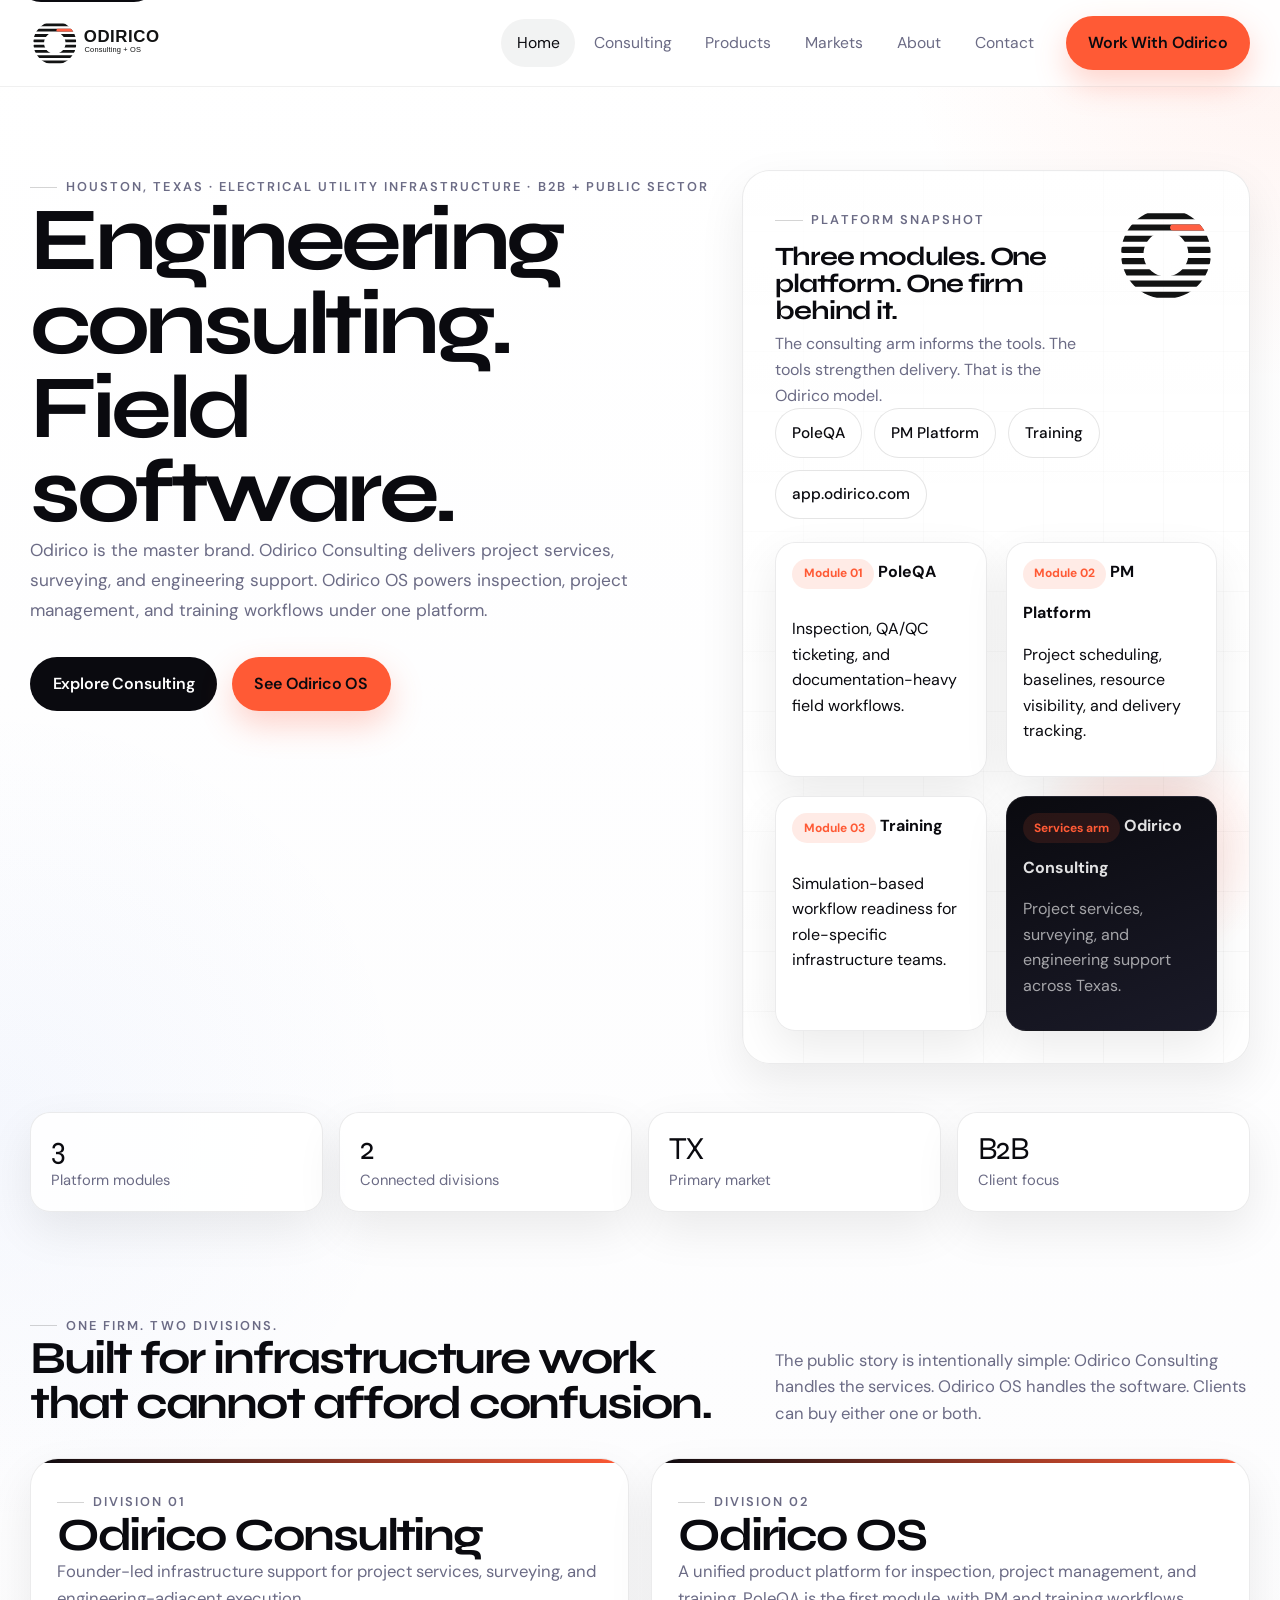
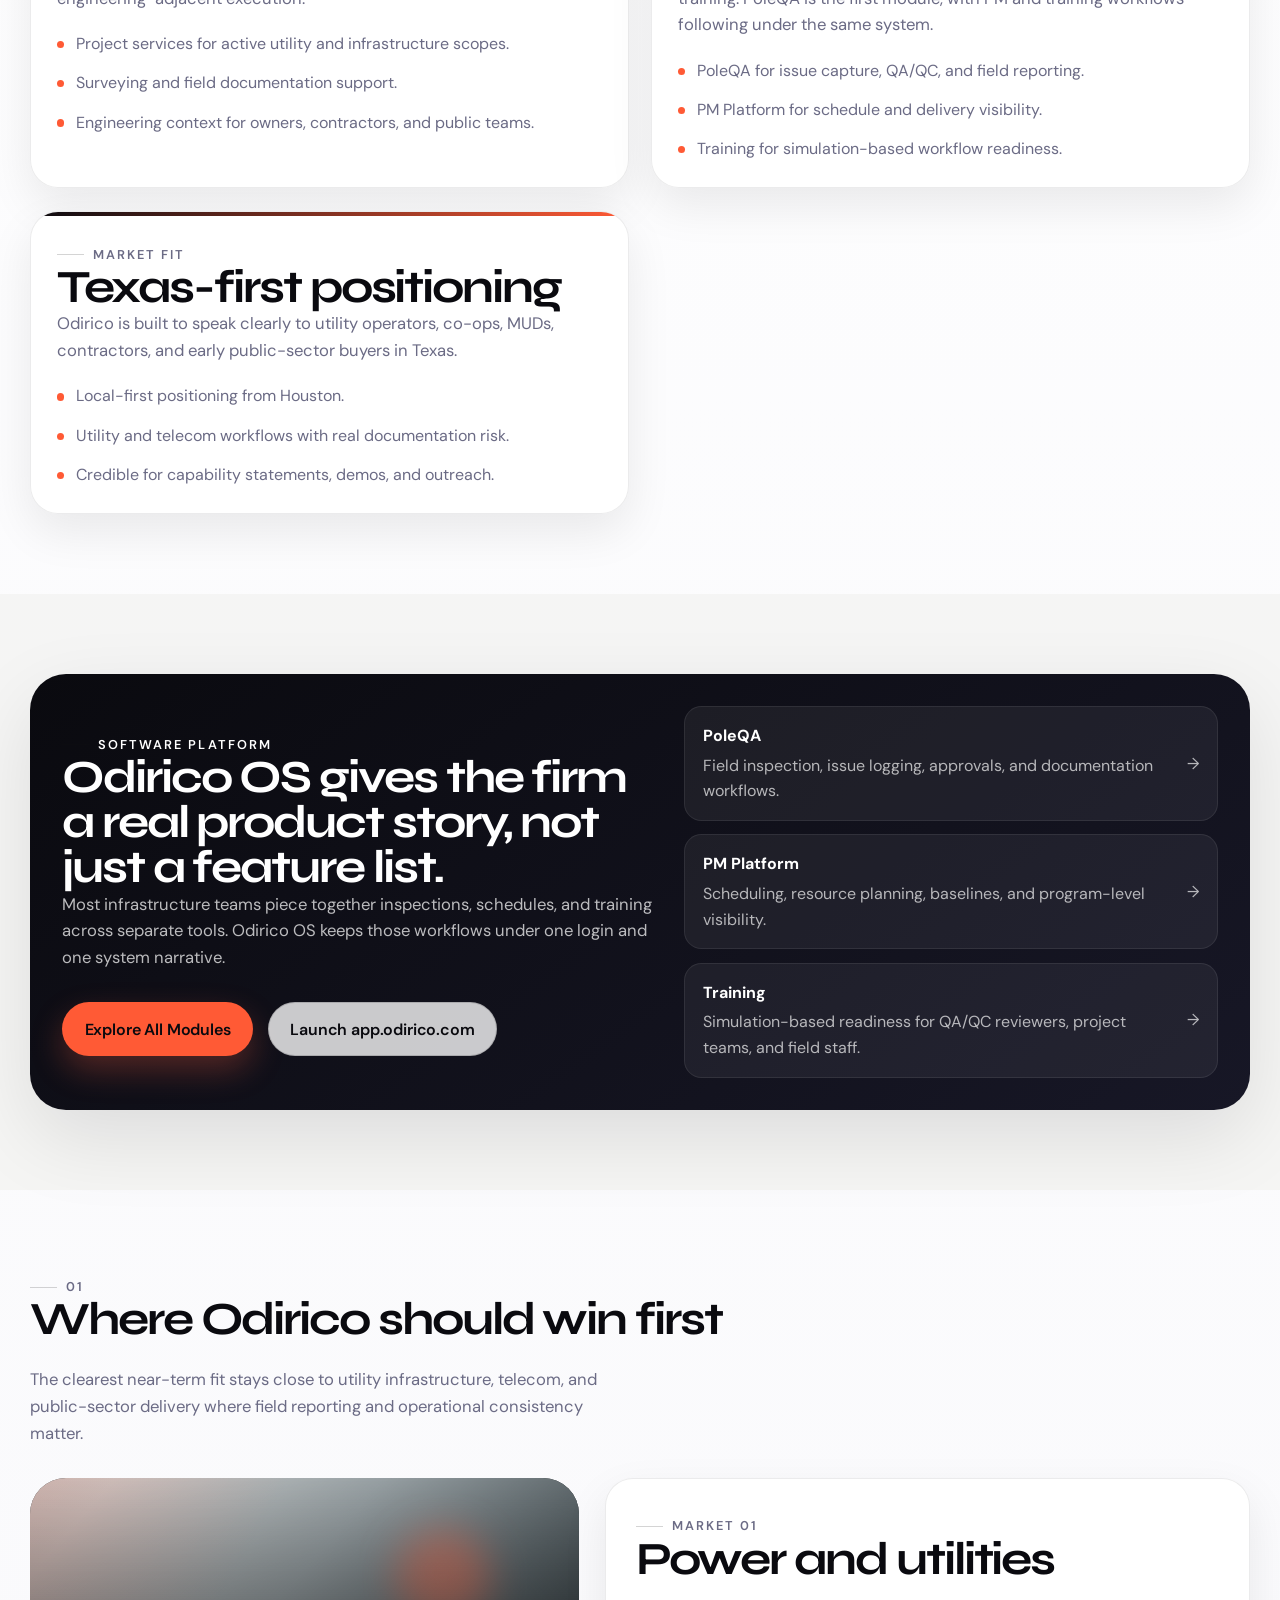
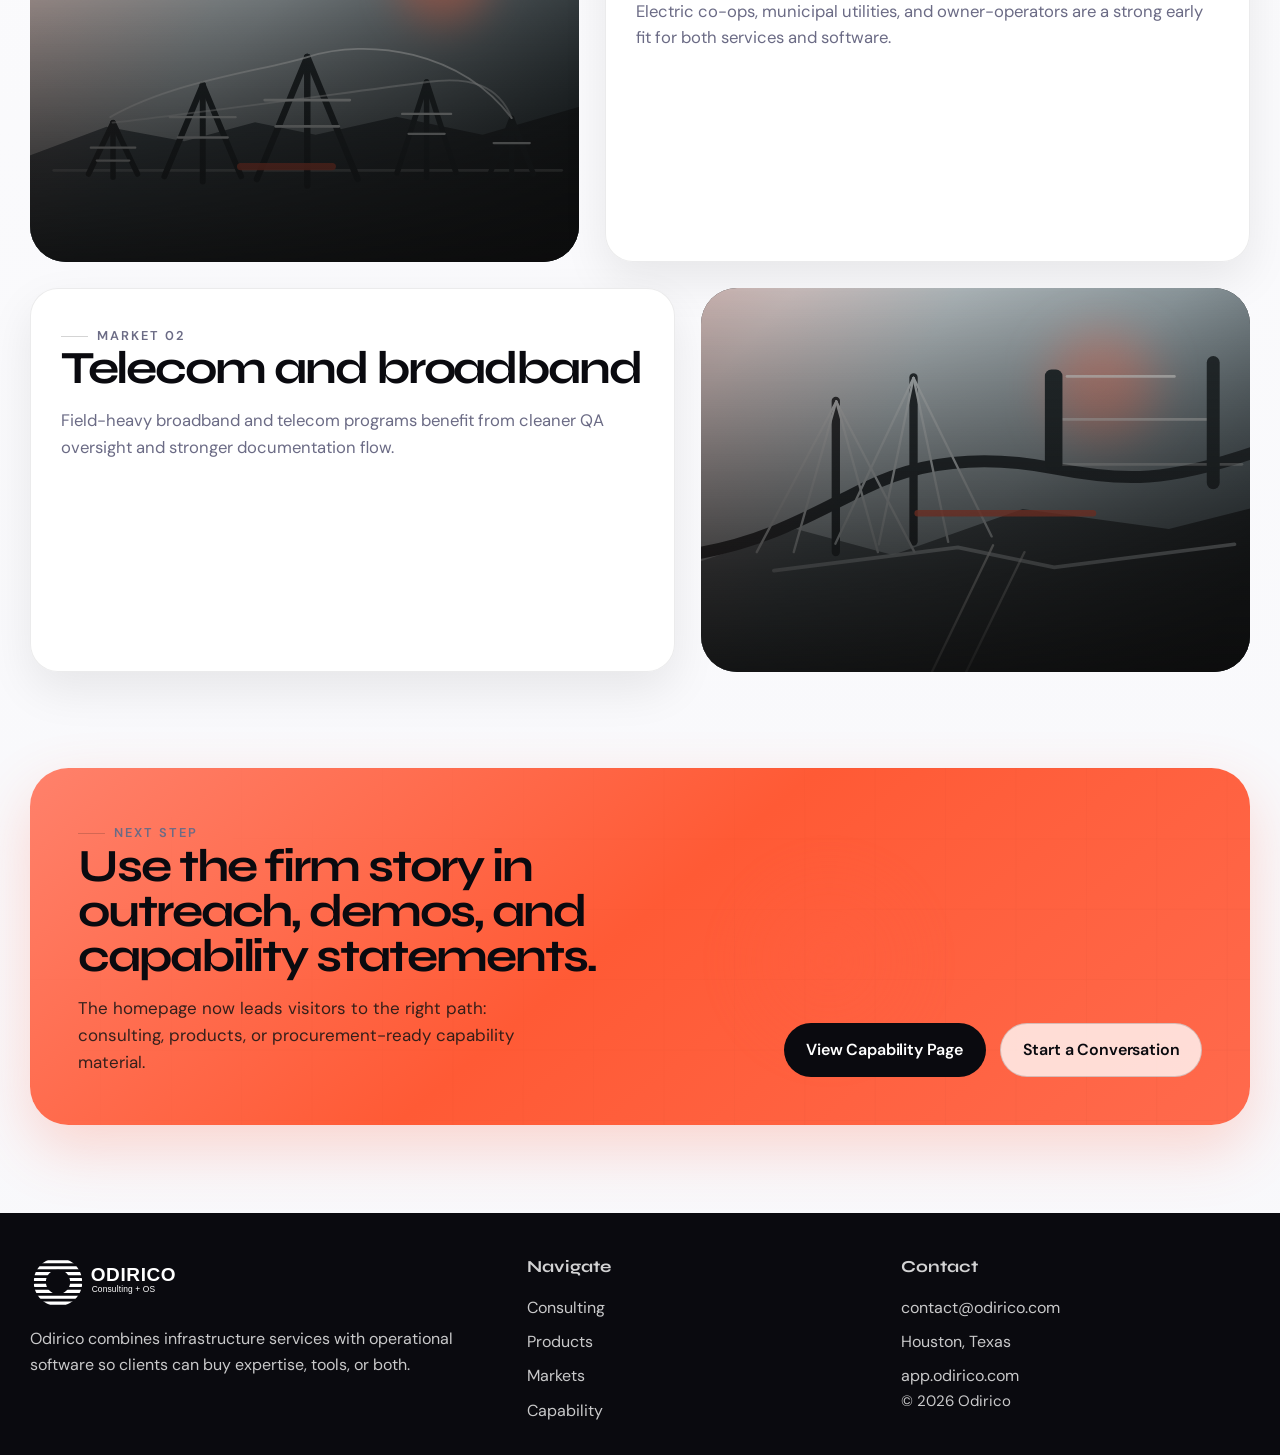
<file: index.html>
<!DOCTYPE html>
<html lang="en">
  <head>
    <meta charset="UTF-8" />
    <meta name="viewport" content="width=device-width, initial-scale=1.0" />
    <meta
      name="description"
      content="Odirico combines utility infrastructure consulting with operational software for inspection, project delivery, and workforce readiness."
    />
    <title>Odirico | Consulting + Odirico OS</title>
    <link rel="stylesheet" href="styles.css" />
  </head>
  <body>
    <a class="skip-link" href="#main-content">Skip to content</a>
    <header class="site-header">
      <div class="nav-shell">
        <a class="brand" href="index.html" aria-label="Odirico home">
          <img src="assets/logo-primary.svg" alt="Odirico" />
        </a>
        <button
          class="nav-toggle"
          type="button"
          aria-label="Open navigation"
          aria-expanded="false"
          data-nav-toggle
        >
          <svg viewBox="0 0 24 24" fill="none" aria-hidden="true">
            <path d="M4 7H20" stroke="currentColor" stroke-width="1.8" stroke-linecap="round" />
            <path d="M4 12H20" stroke="currentColor" stroke-width="1.8" stroke-linecap="round" />
            <path d="M4 17H20" stroke="currentColor" stroke-width="1.8" stroke-linecap="round" />
          </svg>
        </button>
        <div class="nav-group" data-nav-group>
          <nav class="nav-links" aria-label="Primary">
            <a href="index.html" data-nav-link>Home</a>
            <a href="expertise.html" data-nav-link>Consulting</a>
            <a href="products.html" data-nav-link>Products</a>
            <a href="sectors.html" data-nav-link>Markets</a>
            <a href="about.html" data-nav-link>About</a>
            <a href="contact.html" data-nav-link>Contact</a>
          </nav>
          <a class="btn btn-primary" href="contact.html">Work With Odirico</a>
        </div>
      </div>
    </header>

    <main id="main-content">
      <section class="hero hero-dark">
        <div class="hero-bg"></div>
        <div class="section-shell hero-grid">
          <div data-reveal>
            <span class="eyebrow">Houston, Texas &middot; Electrical utility infrastructure &middot; B2B + public sector</span>
            <h1 class="hero-title hero-display">
              Engineering consulting.<br />
              Field software.
            </h1>
            <p class="hero-copy hero-copy-lg">
              Odirico is the master brand. Odirico Consulting delivers project services,
              surveying, and engineering support. Odirico OS powers inspection, project
              management, and training workflows under one platform.
            </p>
            <div class="hero-actions">
              <a class="btn btn-dark" href="expertise.html">Explore Consulting</a>
              <a class="btn btn-primary" href="products.html">See Odirico OS</a>
            </div>
          </div>

          <aside class="hero-panel hero-platform-panel" data-reveal data-delay="1">
            <div class="hero-panel-inner">
              <div class="panel-head">
                <div>
                  <span class="meta-label">Platform snapshot</span>
                  <h2 class="panel-title">Three modules. One platform. One firm behind it.</h2>
                  <p class="panel-copy">
                    The consulting arm informs the tools. The tools strengthen delivery. That
                    is the Odirico model.
                  </p>
                </div>
                <img class="panel-mark" src="assets/logo-icon.svg" alt="Odirico logo mark" />
              </div>

              <div class="pill-row">
                <span class="pill">PoleQA</span>
                <span class="pill">PM Platform</span>
                <span class="pill">Training</span>
                <span class="pill">app.odirico.com</span>
              </div>

              <div class="hero-module-grid">
                <div class="hero-module">
                  <div class="hero-module-label">Module 01</div>
                  <strong>PoleQA</strong>
                  <p>Inspection, QA/QC ticketing, and documentation-heavy field workflows.</p>
                </div>
                <div class="hero-module">
                  <div class="hero-module-label">Module 02</div>
                  <strong>PM Platform</strong>
                  <p>Project scheduling, baselines, resource visibility, and delivery tracking.</p>
                </div>
                <div class="hero-module">
                  <div class="hero-module-label">Module 03</div>
                  <strong>Training</strong>
                  <p>Simulation-based workflow readiness for role-specific infrastructure teams.</p>
                </div>
                <div class="hero-module hero-module-dark">
                  <div class="hero-module-label">Services arm</div>
                  <strong>Odirico Consulting</strong>
                  <p>Project services, surveying, and engineering support across Texas.</p>
                </div>
              </div>
            </div>
          </aside>
        </div>
      </section>

      <section class="stat-bar">
        <div class="section-shell stat-bar-grid">
          <div class="stat-item" data-reveal>
            <span class="stat-num">3</span>
            <div class="stat-label">Platform modules</div>
          </div>
          <div class="stat-item" data-reveal data-delay="1">
            <span class="stat-num">2</span>
            <div class="stat-label">Connected divisions</div>
          </div>
          <div class="stat-item" data-reveal data-delay="2">
            <span class="stat-num">TX</span>
            <div class="stat-label">Primary market</div>
          </div>
          <div class="stat-item" data-reveal data-delay="3">
            <span class="stat-num">B2B</span>
            <div class="stat-label">Client focus</div>
          </div>
        </div>
      </section>

      <section class="section">
        <div class="section-shell">
          <div class="section-header-row" data-reveal>
            <div>
              <span class="eyebrow">One firm. Two divisions.</span>
              <h2 class="section-title">Built for infrastructure work that cannot afford confusion.</h2>
            </div>
            <p class="section-copy">
              The public story is intentionally simple: Odirico Consulting handles the services.
              Odirico OS handles the software. Clients can buy either one or both.
            </p>
          </div>

          <div class="service-grid">
            <article class="service-card" data-reveal>
              <span class="card-label">Division 01</span>
              <h2>Odirico Consulting</h2>
              <p>
                Founder-led infrastructure support for project services, surveying, and
                engineering-adjacent execution.
              </p>
              <ul class="detail-list">
                <li>Project services for active utility and infrastructure scopes.</li>
                <li>Surveying and field documentation support.</li>
                <li>Engineering context for owners, contractors, and public teams.</li>
              </ul>
            </article>

            <article class="service-card" data-reveal data-delay="1">
              <span class="card-label">Division 02</span>
              <h2>Odirico OS</h2>
              <p>
                A unified product platform for inspection, project management, and training.
                PoleQA is the first module, with PM and training workflows following under the same system.
              </p>
              <ul class="detail-list">
                <li>PoleQA for issue capture, QA/QC, and field reporting.</li>
                <li>PM Platform for schedule and delivery visibility.</li>
                <li>Training for simulation-based workflow readiness.</li>
              </ul>
            </article>

            <article class="service-card" data-reveal data-delay="2">
              <span class="card-label">Market fit</span>
              <h2>Texas-first positioning</h2>
              <p>
                Odirico is built to speak clearly to utility operators, co-ops, MUDs,
                contractors, and early public-sector buyers in Texas.
              </p>
              <ul class="detail-list">
                <li>Local-first positioning from Houston.</li>
                <li>Utility and telecom workflows with real documentation risk.</li>
                <li>Credible for capability statements, demos, and outreach.</li>
              </ul>
            </article>
          </div>
        </div>
      </section>

      <section class="section section-muted">
        <div class="section-shell">
          <div class="os-hero" data-reveal>
            <div class="os-hero-inner os-hero-grid">
              <div>
                <span class="meta-label">Software platform</span>
                <h2 class="section-title">Odirico OS gives the firm a real product story, not just a feature list.</h2>
                <p class="section-copy">
                  Most infrastructure teams piece together inspections, schedules, and training across
                  separate tools. Odirico OS keeps those workflows under one login and one system narrative.
                </p>
                <div class="hero-actions">
                  <a class="btn btn-primary" href="products.html">Explore All Modules</a>
                  <a class="btn btn-secondary" href="https://app.odirico.com">Launch app.odirico.com</a>
                </div>
              </div>

              <div class="os-module-cards">
                <a class="os-module-card" href="products.html#poleqa">
                  <div class="os-module-card-body">
                    <strong>PoleQA</strong>
                    <span>Field inspection, issue logging, approvals, and documentation workflows.</span>
                  </div>
                  <span class="os-module-card-arrow">&rarr;</span>
                </a>
                <a class="os-module-card" href="products.html#pm">
                  <div class="os-module-card-body">
                    <strong>PM Platform</strong>
                    <span>Scheduling, resource planning, baselines, and program-level visibility.</span>
                  </div>
                  <span class="os-module-card-arrow">&rarr;</span>
                </a>
                <a class="os-module-card" href="products.html#training">
                  <div class="os-module-card-body">
                    <strong>Training</strong>
                    <span>Simulation-based readiness for QA/QC reviewers, project teams, and field staff.</span>
                  </div>
                  <span class="os-module-card-arrow">&rarr;</span>
                </a>
              </div>
            </div>
          </div>
        </div>
      </section>

      <section class="section">
        <div class="section-shell">
          <div class="section-header">
            <div data-reveal>
              <span class="section-index">01</span>
              <h2 class="section-title">Where Odirico should win first</h2>
            </div>
            <div data-reveal data-delay="1">
              <p class="section-copy">
                The clearest near-term fit stays close to utility infrastructure, telecom,
                and public-sector delivery where field reporting and operational consistency matter.
              </p>
            </div>
          </div>

          <div class="profile-grid">
            <article class="profile" data-reveal>
              <div class="profile-media" style="--card-image: url('assets/sector-energy.svg')"></div>
              <div class="profile-content">
                <span class="card-label">Market 01</span>
                <h2>Power and utilities</h2>
                <p class="intro-copy">
                  Electric co-ops, municipal utilities, and owner-operators are a strong early fit for both services and software.
                </p>
              </div>
            </article>

            <article class="profile" data-reveal data-delay="1">
              <div class="profile-media" style="--card-image: url('assets/sector-infrastructure.svg')"></div>
              <div class="profile-content">
                <span class="card-label">Market 02</span>
                <h2>Telecom and broadband</h2>
                <p class="intro-copy">
                  Field-heavy broadband and telecom programs benefit from cleaner QA oversight and stronger documentation flow.
                </p>
              </div>
            </article>
          </div>
        </div>
      </section>

      <section class="cta-band">
        <div class="section-shell">
          <div class="cta-card" data-reveal>
            <div class="cta-content">
              <div class="cta-copy">
                <span class="meta-label">Next step</span>
                <h2 class="cta-title">Use the firm story in outreach, demos, and capability statements.</h2>
                <p>
                  The homepage now leads visitors to the right path: consulting, products,
                  or procurement-ready capability material.
                </p>
              </div>
              <div class="cta-actions">
                <a class="btn btn-dark" href="capability.html">View Capability Page</a>
                <a class="btn btn-secondary" href="contact.html">Start a Conversation</a>
              </div>
            </div>
          </div>
        </div>
      </section>
    </main>

    <footer class="footer">
      <div class="footer-grid">
        <div class="footer-brand">
          <img src="assets/logo-white.svg" alt="Odirico" />
          <p style="margin-top: 1rem">
            Odirico combines infrastructure services with operational software so clients can buy expertise, tools, or both.
          </p>
        </div>
        <div>
          <h4>Navigate</h4>
          <ul class="footer-list">
            <li><a href="expertise.html">Consulting</a></li>
            <li><a href="products.html">Products</a></li>
            <li><a href="sectors.html">Markets</a></li>
            <li><a href="capability.html">Capability</a></li>
          </ul>
        </div>
        <div>
          <h4>Contact</h4>
          <ul class="footer-list">
            <li><a href="mailto:contact@odirico.com">contact@odirico.com</a></li>
            <li>Houston, Texas</li>
            <li><a href="https://app.odirico.com">app.odirico.com</a></li>
          </ul>
          <p class="footer-note">&copy; <span data-year></span> Odirico</p>
        </div>
      </div>
    </footer>

    <script src="script.js"></script>
  </body>
</html>
</file>
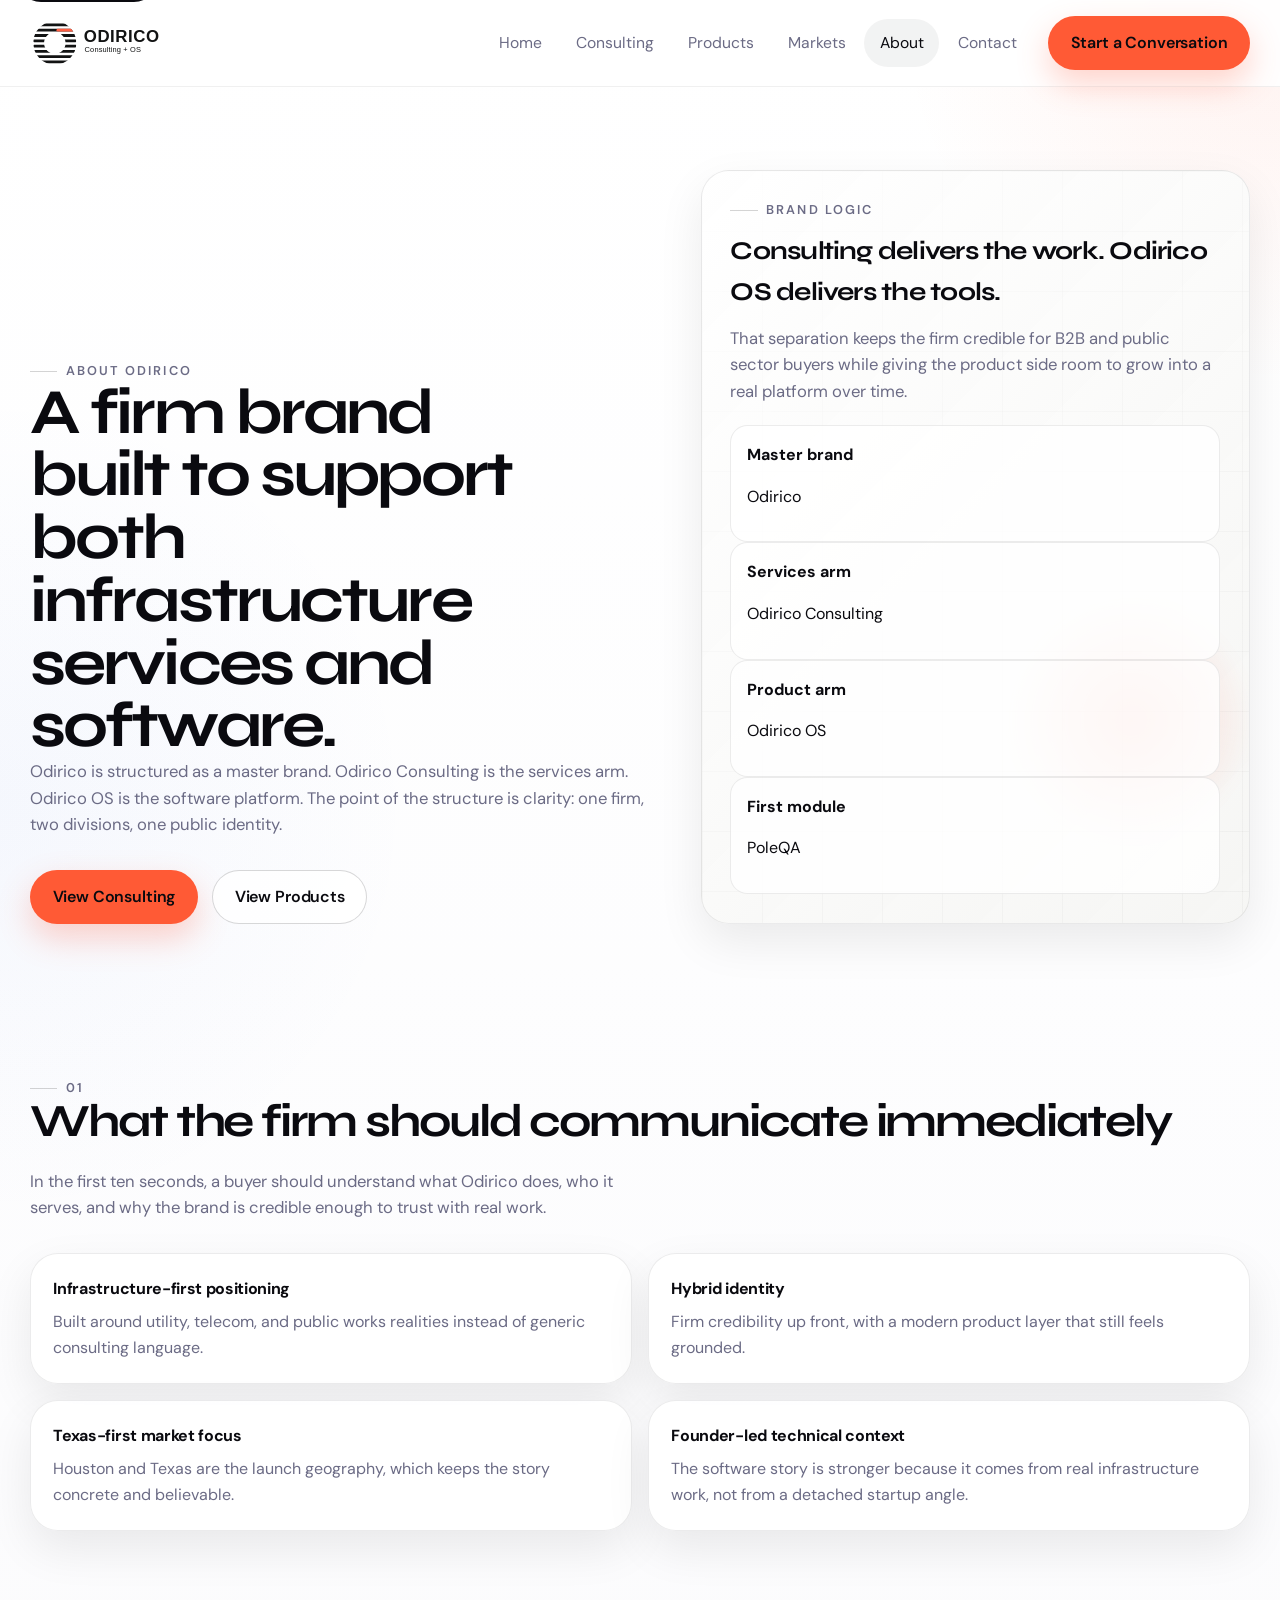
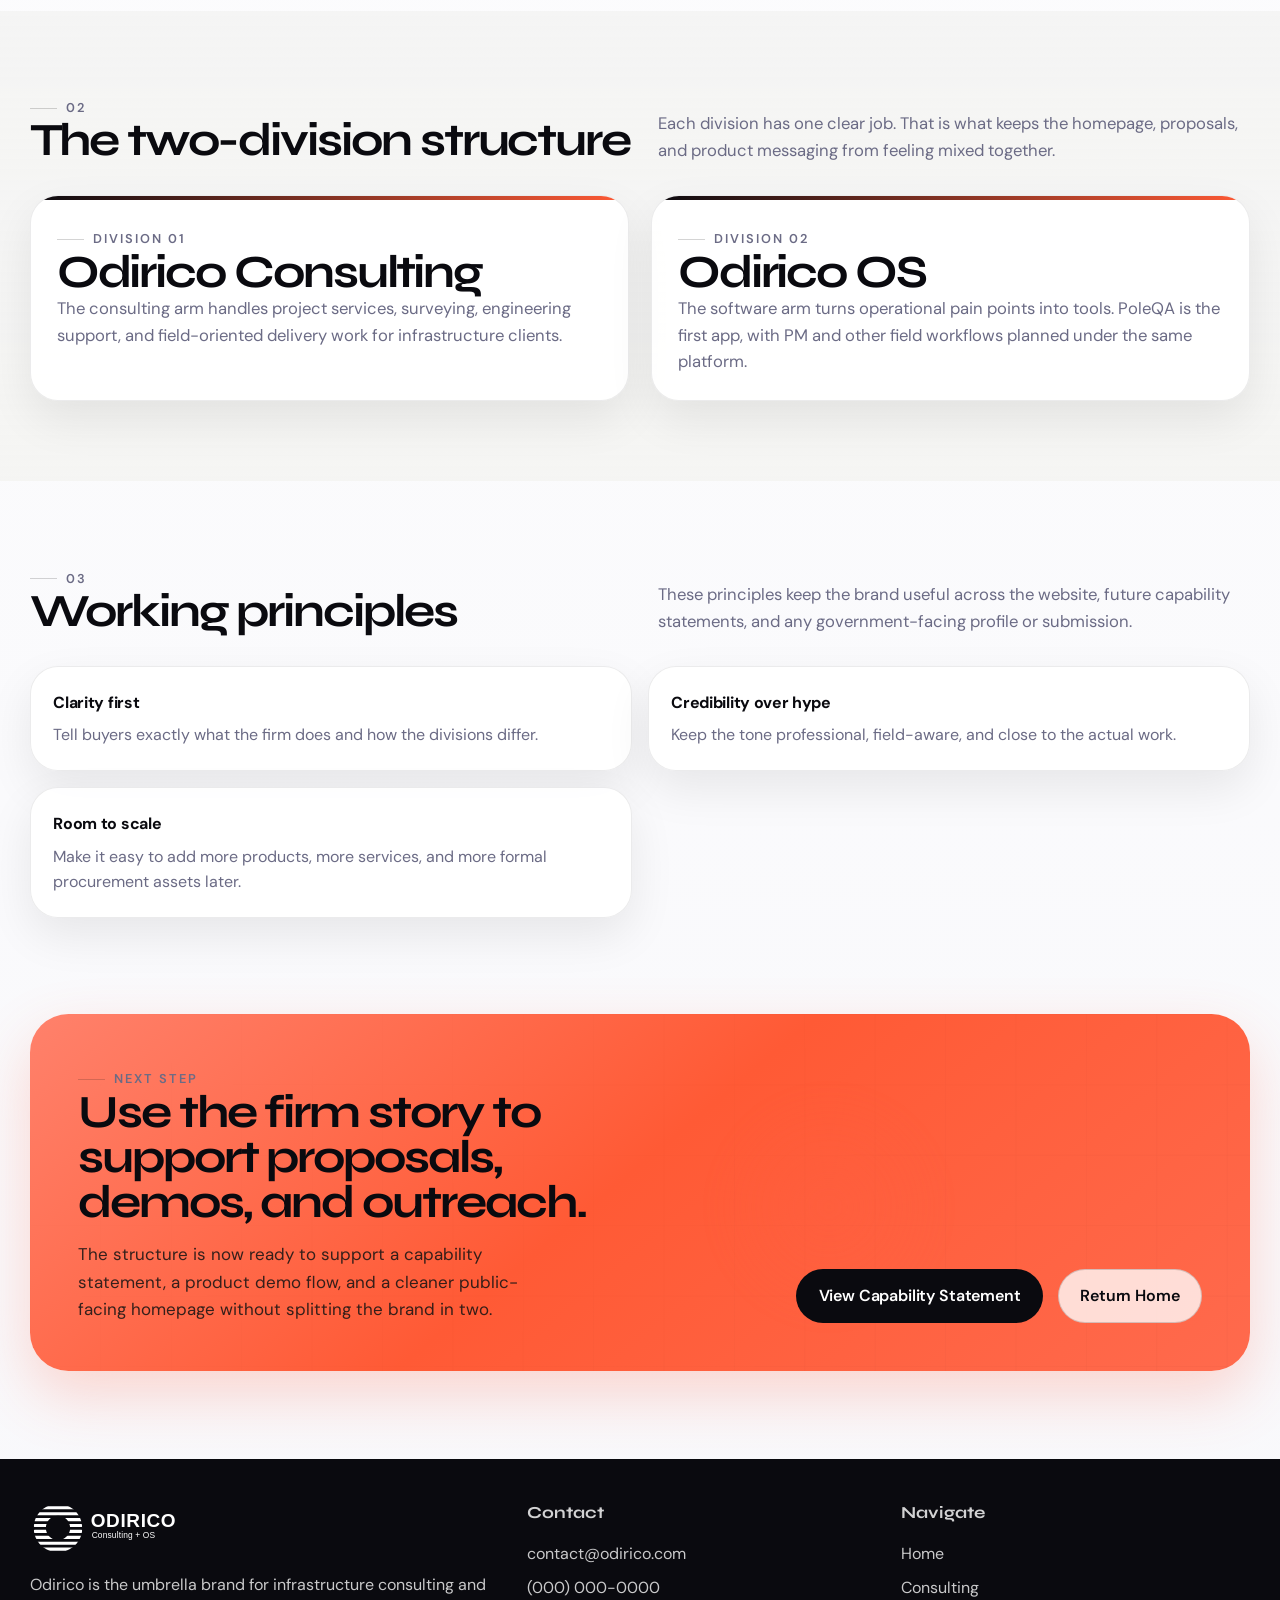
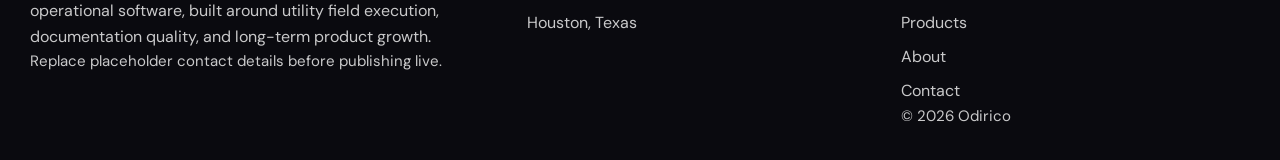
<file: about.html>
<!DOCTYPE html>
<html lang="en">
  <head>
    <meta charset="UTF-8" />
    <meta name="viewport" content="width=device-width, initial-scale=1.0" />
    <meta
      name="description"
      content="Learn how Odirico is structured across Odirico Consulting and Odirico OS, with a utility infrastructure focus rooted in Houston and Texas."
    />
    <title>About Odirico | Consulting and Odirico OS</title>
    <link rel="stylesheet" href="styles.css" />
  </head>
  <body>
    <a class="skip-link" href="#main-content">Skip to content</a>
    <header class="site-header">
      <div class="nav-shell">
        <a class="brand" href="index.html" aria-label="Odirico home">
          <img src="assets/logo-primary.svg" alt="Odirico" />
        </a>
        <button
          class="nav-toggle"
          type="button"
          aria-label="Open navigation"
          aria-expanded="false"
          data-nav-toggle
        >
          <svg viewBox="0 0 24 24" fill="none" aria-hidden="true">
            <path d="M4 7H20" stroke="currentColor" stroke-width="1.8" stroke-linecap="round" />
            <path d="M4 12H20" stroke="currentColor" stroke-width="1.8" stroke-linecap="round" />
            <path d="M4 17H20" stroke="currentColor" stroke-width="1.8" stroke-linecap="round" />
          </svg>
        </button>
        <div class="nav-group" data-nav-group>
          <nav class="nav-links" aria-label="Primary">
            <a href="index.html" data-nav-link>Home</a>
            <a href="expertise.html" data-nav-link>Consulting</a>
            <a href="products.html" data-nav-link>Products</a>
            <a href="sectors.html" data-nav-link>Markets</a>
            <a href="about.html" data-nav-link>About</a>
            <a href="contact.html" data-nav-link>Contact</a>
          </nav>
          <a class="btn btn-primary" href="contact.html">Start a Conversation</a>
        </div>
      </div>
    </header>

    <main id="main-content">
      <section class="page-hero">
        <div class="section-shell page-hero-grid">
          <div data-reveal>
            <span class="eyebrow">About Odirico</span>
            <h1 class="page-title">A firm brand built to support both infrastructure services and software.</h1>
            <p class="page-copy">
              Odirico is structured as a master brand. Odirico Consulting is the services arm.
              Odirico OS is the software platform. The point of the structure is clarity:
              one firm, two divisions, one public identity.
            </p>
            <div class="page-actions">
              <a class="btn btn-primary" href="expertise.html">View Consulting</a>
              <a class="btn btn-secondary" href="products.html">View Products</a>
            </div>
          </div>

          <aside class="page-hero-card" data-reveal data-delay="1">
            <div class="page-hero-card-inner">
              <span class="meta-label">Brand logic</span>
              <h3>Consulting delivers the work. Odirico OS delivers the tools.</h3>
              <p class="card-copy">
                That separation keeps the firm credible for B2B and public sector buyers while
                giving the product side room to grow into a real platform over time.
              </p>
              <div class="page-stat-grid">
                <div class="page-stat">
                  <strong>Master brand</strong>
                  <p>Odirico</p>
                </div>
                <div class="page-stat">
                  <strong>Services arm</strong>
                  <p>Odirico Consulting</p>
                </div>
                <div class="page-stat">
                  <strong>Product arm</strong>
                  <p>Odirico OS</p>
                </div>
                <div class="page-stat">
                  <strong>First module</strong>
                  <p>PoleQA</p>
                </div>
              </div>
            </div>
          </aside>
        </div>
      </section>

      <section class="section">
        <div class="section-shell">
          <div class="section-header">
            <div data-reveal>
              <span class="section-index">01</span>
              <h2 class="section-title">What the firm should communicate immediately</h2>
            </div>
            <div data-reveal data-delay="1">
              <p class="section-copy">
                In the first ten seconds, a buyer should understand what Odirico does, who it
                serves, and why the brand is credible enough to trust with real work.
              </p>
            </div>
          </div>

          <div class="values-grid">
            <article class="value-card" data-reveal>
              <strong>Infrastructure-first positioning</strong>
              <p>Built around utility, telecom, and public works realities instead of generic consulting language.</p>
            </article>
            <article class="value-card" data-reveal data-delay="1">
              <strong>Hybrid identity</strong>
              <p>Firm credibility up front, with a modern product layer that still feels grounded.</p>
            </article>
            <article class="value-card" data-reveal data-delay="2">
              <strong>Texas-first market focus</strong>
              <p>Houston and Texas are the launch geography, which keeps the story concrete and believable.</p>
            </article>
            <article class="value-card" data-reveal data-delay="3">
              <strong>Founder-led technical context</strong>
              <p>The software story is stronger because it comes from real infrastructure work, not from a detached startup angle.</p>
            </article>
          </div>
        </div>
      </section>

      <section class="section section-muted">
        <div class="section-shell">
          <div class="section-header">
            <div data-reveal>
              <span class="section-index">02</span>
              <h2 class="section-title">The two-division structure</h2>
            </div>
            <div data-reveal data-delay="1">
              <p class="section-copy">
                Each division has one clear job. That is what keeps the homepage, proposals,
                and product messaging from feeling mixed together.
              </p>
            </div>
          </div>

          <div class="service-grid">
            <article class="service-card" data-reveal>
              <span class="card-label">Division 01</span>
              <h2>Odirico Consulting</h2>
              <p>
                The consulting arm handles project services, surveying, engineering support,
                and field-oriented delivery work for infrastructure clients.
              </p>
            </article>
            <article class="service-card" data-reveal data-delay="1">
              <span class="card-label">Division 02</span>
              <h2>Odirico OS</h2>
              <p>
                The software arm turns operational pain points into tools. PoleQA is the first
                app, with PM and other field workflows planned under the same platform.
              </p>
            </article>
          </div>
        </div>
      </section>

      <section class="section">
        <div class="section-shell">
          <div class="section-header">
            <div data-reveal>
              <span class="section-index">03</span>
              <h2 class="section-title">Working principles</h2>
            </div>
            <div data-reveal data-delay="1">
              <p class="section-copy">
                These principles keep the brand useful across the website, future capability
                statements, and any government-facing profile or submission.
              </p>
            </div>
          </div>

          <div class="phase-grid">
            <article class="phase-card" data-reveal>
              <strong>Clarity first</strong>
              <p>Tell buyers exactly what the firm does and how the divisions differ.</p>
            </article>
            <article class="phase-card" data-reveal data-delay="1">
              <strong>Credibility over hype</strong>
              <p>Keep the tone professional, field-aware, and close to the actual work.</p>
            </article>
            <article class="phase-card" data-reveal data-delay="2">
              <strong>Room to scale</strong>
              <p>Make it easy to add more products, more services, and more formal procurement assets later.</p>
            </article>
          </div>
        </div>
      </section>

      <section class="cta-band">
        <div class="section-shell">
          <div class="cta-card" data-reveal>
            <div class="cta-content">
              <div class="cta-copy">
                <span class="meta-label">Next step</span>
                <h2 class="cta-title">Use the firm story to support proposals, demos, and outreach.</h2>
                <p>
                  The structure is now ready to support a capability statement, a product demo
                  flow, and a cleaner public-facing homepage without splitting the brand in two.
                </p>
              </div>
              <div class="cta-actions">
                <a class="btn btn-dark" href="capability.html">View Capability Statement</a>
                <a class="btn btn-secondary" href="index.html">Return Home</a>
              </div>
            </div>
          </div>
        </div>
      </section>
    </main>

    <footer class="footer">
      <div class="footer-grid">
        <div class="footer-brand">
          <img src="assets/logo-white.svg" alt="Odirico" />
          <p style="margin-top: 1rem">
            Odirico is the umbrella brand for infrastructure consulting and operational software,
            built around utility field execution, documentation quality, and long-term product growth.
          </p>
          <p class="footer-note">Replace placeholder contact details before publishing live.</p>
        </div>
        <div>
          <h4>Contact</h4>
          <ul class="footer-list">
            <li><a href="mailto:contact@odirico.com">contact@odirico.com</a></li>
            <li><a href="tel:0000000000">(000) 000-0000</a></li>
            <li>Houston, Texas</li>
          </ul>
        </div>
        <div>
          <h4>Navigate</h4>
          <ul class="footer-list">
            <li><a href="index.html">Home</a></li>
            <li><a href="expertise.html">Consulting</a></li>
            <li><a href="products.html">Products</a></li>
            <li><a href="about.html">About</a></li>
            <li><a href="contact.html">Contact</a></li>
          </ul>
          <p class="footer-note">&copy; <span data-year></span> Odirico</p>
        </div>
      </div>
    </footer>

    <script src="script.js"></script>
  </body>
</html>
</file>
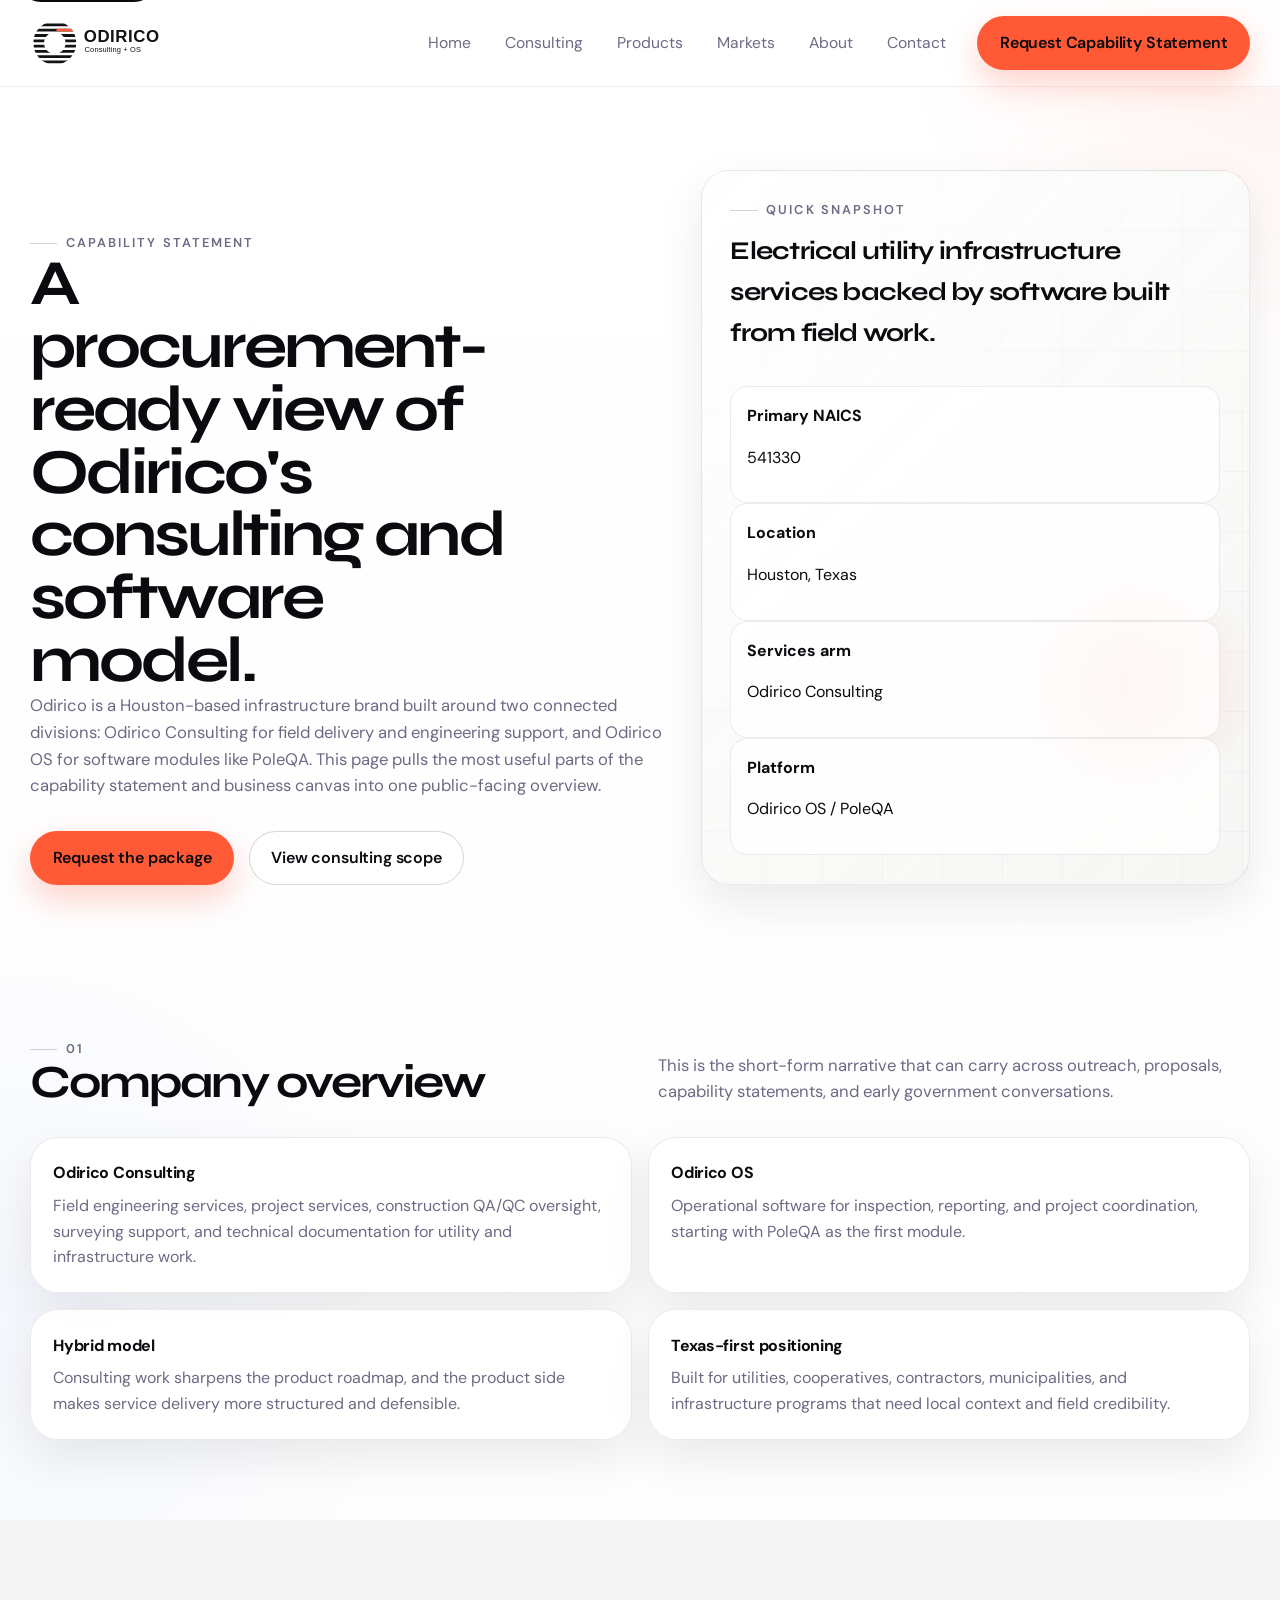
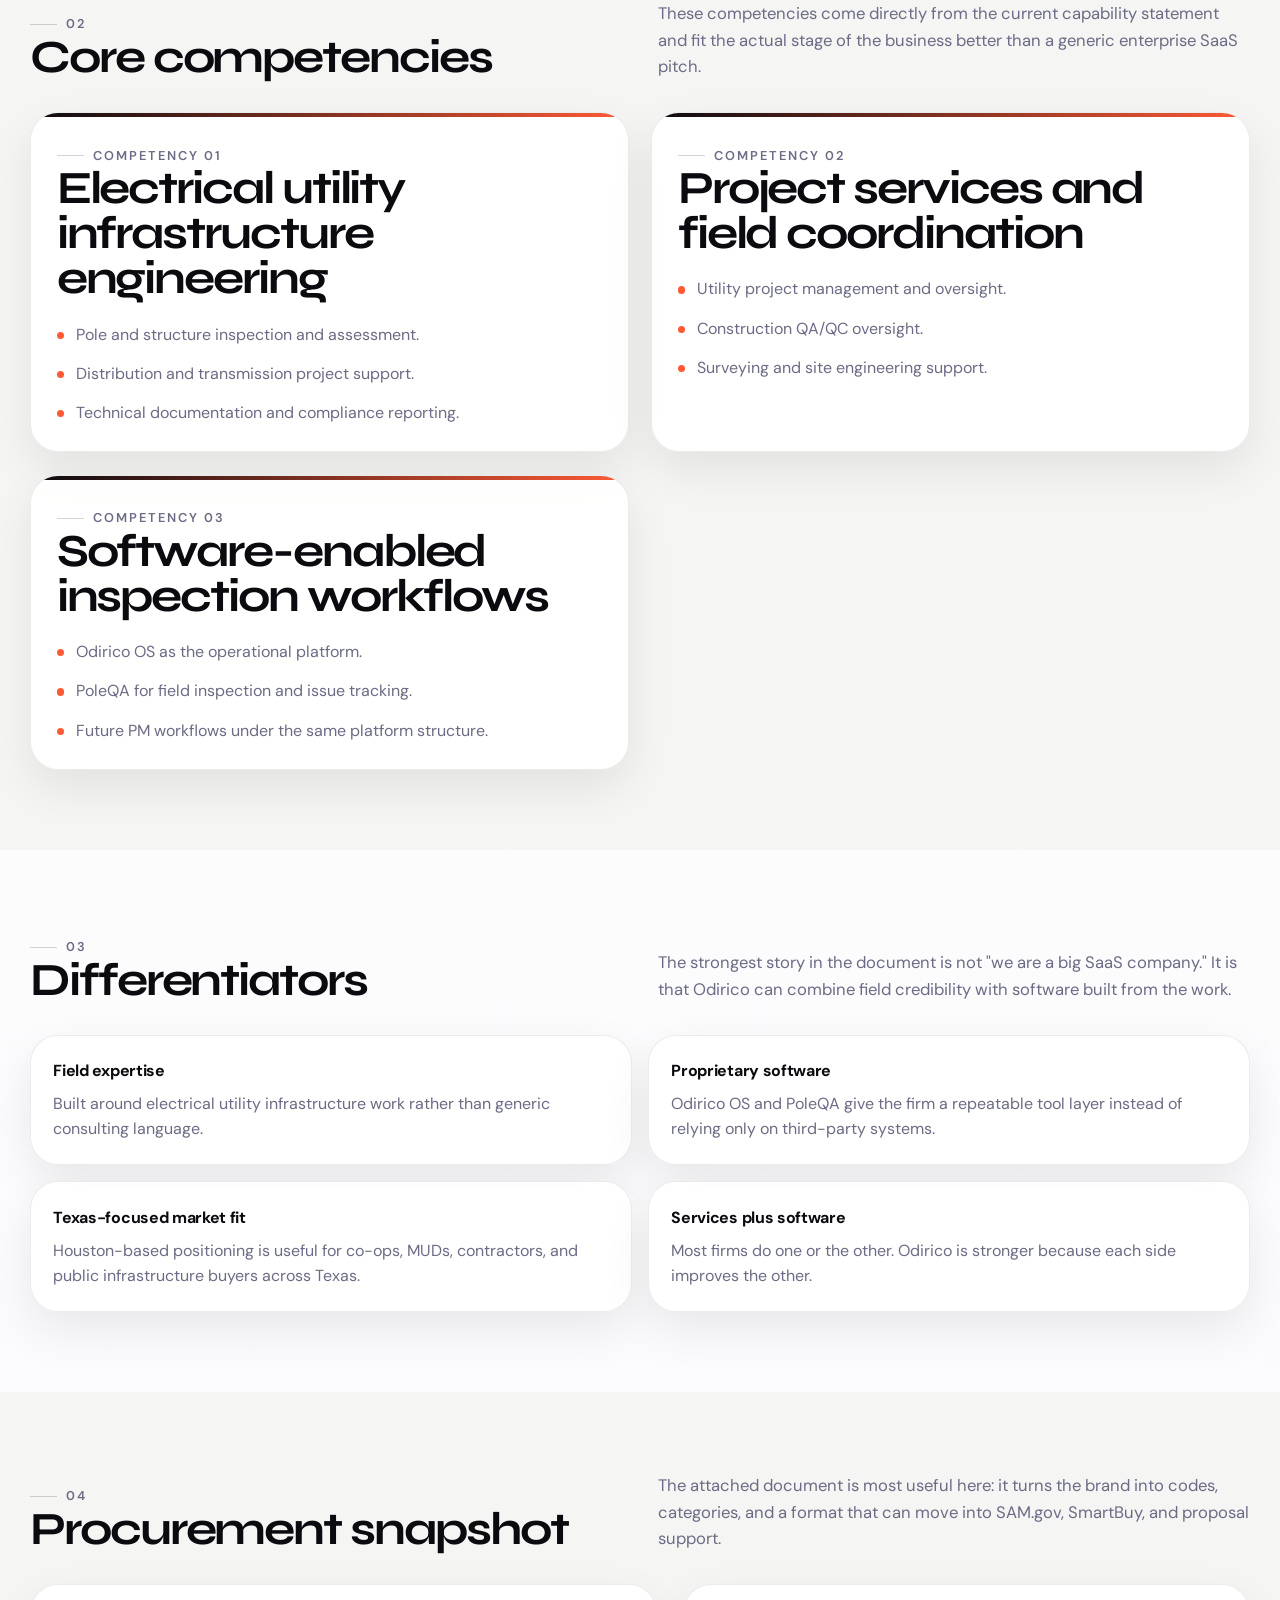
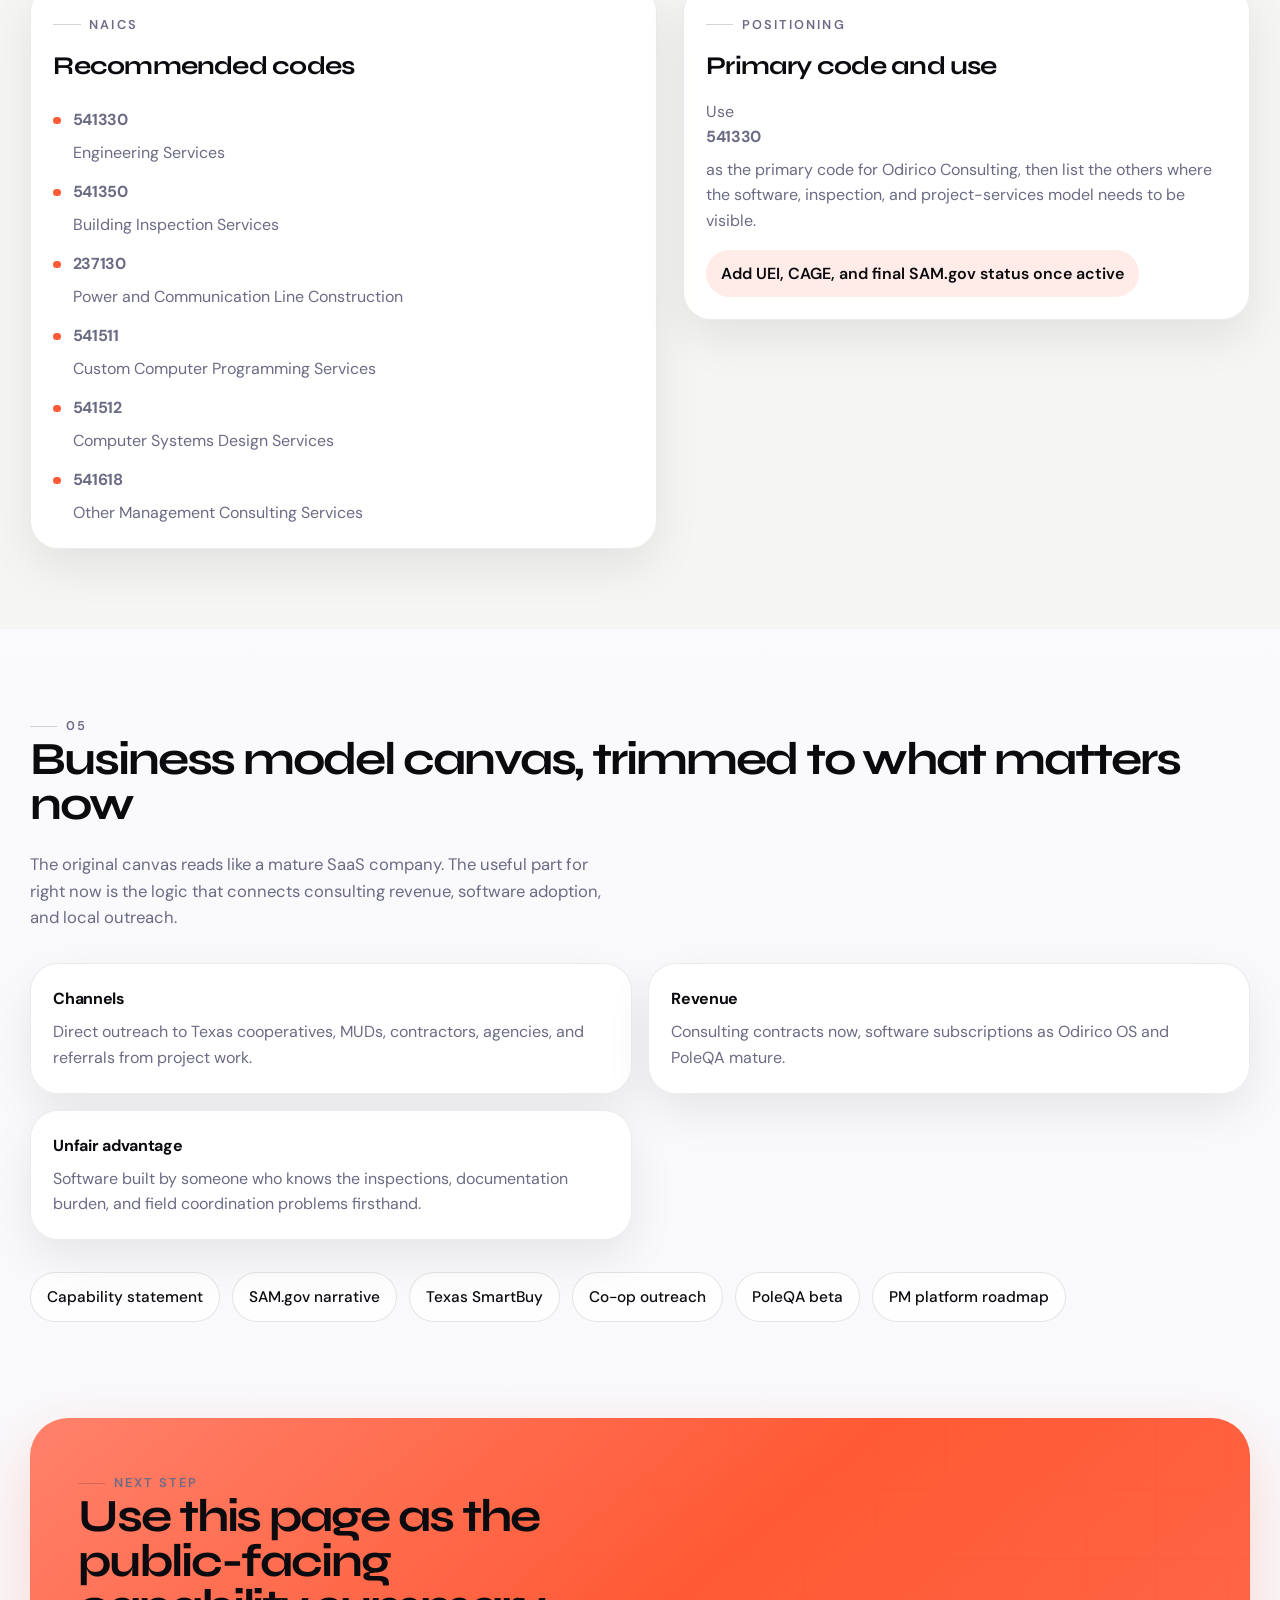
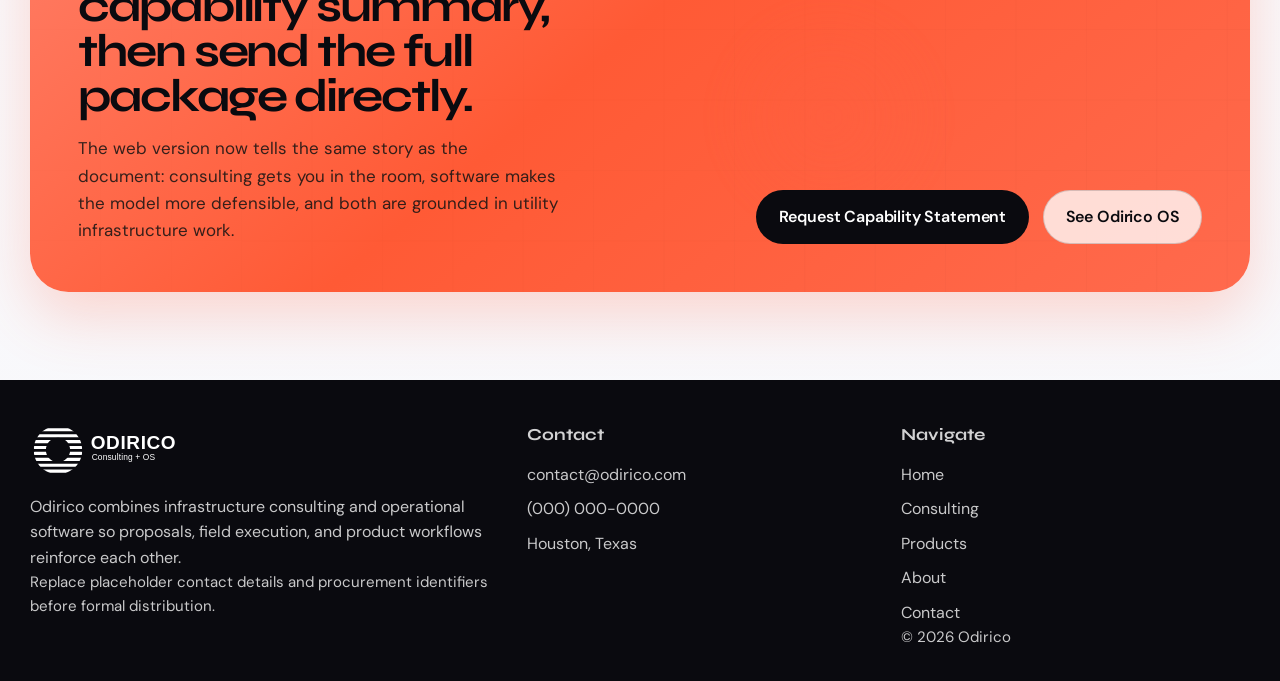
<file: capability.html>
<!DOCTYPE html>
<html lang="en">
  <head>
    <meta charset="UTF-8" />
    <meta name="viewport" content="width=device-width, initial-scale=1.0" />
    <meta
      name="description"
      content="Review Odirico's capability statement overview, core competencies, NAICS codes, and consulting-plus-software model for utility infrastructure work."
    />
    <title>Odirico Capability Statement | Consulting and Odirico OS</title>
    <link rel="stylesheet" href="styles.css" />
  </head>
  <body>
    <a class="skip-link" href="#main-content">Skip to content</a>
    <header class="site-header">
      <div class="nav-shell">
        <a class="brand" href="index.html" aria-label="Odirico home">
          <img src="assets/logo-primary.svg" alt="Odirico" />
        </a>
        <button
          class="nav-toggle"
          type="button"
          aria-label="Open navigation"
          aria-expanded="false"
          data-nav-toggle
        >
          <svg viewBox="0 0 24 24" fill="none" aria-hidden="true">
            <path d="M4 7H20" stroke="currentColor" stroke-width="1.8" stroke-linecap="round" />
            <path d="M4 12H20" stroke="currentColor" stroke-width="1.8" stroke-linecap="round" />
            <path d="M4 17H20" stroke="currentColor" stroke-width="1.8" stroke-linecap="round" />
          </svg>
        </button>
        <div class="nav-group" data-nav-group>
          <nav class="nav-links" aria-label="Primary">
            <a href="index.html" data-nav-link>Home</a>
            <a href="expertise.html" data-nav-link>Consulting</a>
            <a href="products.html" data-nav-link>Products</a>
            <a href="sectors.html" data-nav-link>Markets</a>
            <a href="about.html" data-nav-link>About</a>
            <a href="contact.html" data-nav-link>Contact</a>
          </nav>
          <a class="btn btn-primary" href="contact.html#capability-request">Request Capability Statement</a>
        </div>
      </div>
    </header>

    <main id="main-content">
      <section class="page-hero">
        <div class="section-shell page-hero-grid">
          <div data-reveal>
            <span class="eyebrow">Capability Statement</span>
            <h1 class="page-title">A procurement-ready view of Odirico's consulting and software model.</h1>
            <p class="page-copy">
              Odirico is a Houston-based infrastructure brand built around two connected
              divisions: Odirico Consulting for field delivery and engineering support, and
              Odirico OS for software modules like PoleQA. This page pulls the most useful parts
              of the capability statement and business canvas into one public-facing overview.
            </p>
            <div class="page-actions">
              <a class="btn btn-primary" href="contact.html#capability-request">Request the package</a>
              <a class="btn btn-secondary" href="expertise.html">View consulting scope</a>
            </div>
          </div>

          <aside class="page-hero-card" data-reveal data-delay="1">
            <div class="page-hero-card-inner">
              <span class="meta-label">Quick snapshot</span>
              <h3>Electrical utility infrastructure services backed by software built from field work.</h3>
              <div class="page-stat-grid">
                <div class="page-stat">
                  <strong>Primary NAICS</strong>
                  <p>541330</p>
                </div>
                <div class="page-stat">
                  <strong>Location</strong>
                  <p>Houston, Texas</p>
                </div>
                <div class="page-stat">
                  <strong>Services arm</strong>
                  <p>Odirico Consulting</p>
                </div>
                <div class="page-stat">
                  <strong>Platform</strong>
                  <p>Odirico OS / PoleQA</p>
                </div>
              </div>
            </div>
          </aside>
        </div>
      </section>

      <section class="section">
        <div class="section-shell">
          <div class="section-header">
            <div data-reveal>
              <span class="section-index">01</span>
              <h2 class="section-title">Company overview</h2>
            </div>
            <div data-reveal data-delay="1">
              <p class="section-copy">
                This is the short-form narrative that can carry across outreach, proposals,
                capability statements, and early government conversations.
              </p>
            </div>
          </div>

          <div class="values-grid">
            <article class="value-card" data-reveal>
              <strong>Odirico Consulting</strong>
              <p>
                Field engineering services, project services, construction QA/QC oversight,
                surveying support, and technical documentation for utility and infrastructure work.
              </p>
            </article>
            <article class="value-card" data-reveal data-delay="1">
              <strong>Odirico OS</strong>
              <p>
                Operational software for inspection, reporting, and project coordination, starting
                with PoleQA as the first module.
              </p>
            </article>
            <article class="value-card" data-reveal data-delay="2">
              <strong>Hybrid model</strong>
              <p>
                Consulting work sharpens the product roadmap, and the product side makes service
                delivery more structured and defensible.
              </p>
            </article>
            <article class="value-card" data-reveal data-delay="3">
              <strong>Texas-first positioning</strong>
              <p>
                Built for utilities, cooperatives, contractors, municipalities, and infrastructure
                programs that need local context and field credibility.
              </p>
            </article>
          </div>
        </div>
      </section>

      <section class="section section-muted">
        <div class="section-shell">
          <div class="section-header">
            <div data-reveal>
              <span class="section-index">02</span>
              <h2 class="section-title">Core competencies</h2>
            </div>
            <div data-reveal data-delay="1">
              <p class="section-copy">
                These competencies come directly from the current capability statement and fit the
                actual stage of the business better than a generic enterprise SaaS pitch.
              </p>
            </div>
          </div>

          <div class="service-grid">
            <article class="service-card" data-reveal>
              <span class="card-label">Competency 01</span>
              <h2>Electrical utility infrastructure engineering</h2>
              <ul class="detail-list">
                <li>Pole and structure inspection and assessment.</li>
                <li>Distribution and transmission project support.</li>
                <li>Technical documentation and compliance reporting.</li>
              </ul>
            </article>
            <article class="service-card" data-reveal data-delay="1">
              <span class="card-label">Competency 02</span>
              <h2>Project services and field coordination</h2>
              <ul class="detail-list">
                <li>Utility project management and oversight.</li>
                <li>Construction QA/QC oversight.</li>
                <li>Surveying and site engineering support.</li>
              </ul>
            </article>
            <article class="service-card" data-reveal data-delay="2">
              <span class="card-label">Competency 03</span>
              <h2>Software-enabled inspection workflows</h2>
              <ul class="detail-list">
                <li>Odirico OS as the operational platform.</li>
                <li>PoleQA for field inspection and issue tracking.</li>
                <li>Future PM workflows under the same platform structure.</li>
              </ul>
            </article>
          </div>
        </div>
      </section>

      <section class="section">
        <div class="section-shell">
          <div class="section-header">
            <div data-reveal>
              <span class="section-index">03</span>
              <h2 class="section-title">Differentiators</h2>
            </div>
            <div data-reveal data-delay="1">
              <p class="section-copy">
                The strongest story in the document is not "we are a big SaaS company." It is
                that Odirico can combine field credibility with software built from the work.
              </p>
            </div>
          </div>

          <div class="values-grid">
            <article class="value-card" data-reveal>
              <strong>Field expertise</strong>
              <p>Built around electrical utility infrastructure work rather than generic consulting language.</p>
            </article>
            <article class="value-card" data-reveal data-delay="1">
              <strong>Proprietary software</strong>
              <p>Odirico OS and PoleQA give the firm a repeatable tool layer instead of relying only on third-party systems.</p>
            </article>
            <article class="value-card" data-reveal data-delay="2">
              <strong>Texas-focused market fit</strong>
              <p>Houston-based positioning is useful for co-ops, MUDs, contractors, and public infrastructure buyers across Texas.</p>
            </article>
            <article class="value-card" data-reveal data-delay="3">
              <strong>Services plus software</strong>
              <p>Most firms do one or the other. Odirico is stronger because each side improves the other.</p>
            </article>
          </div>
        </div>
      </section>

      <section class="section section-muted">
        <div class="section-shell">
          <div class="section-header">
            <div data-reveal>
              <span class="section-index">04</span>
              <h2 class="section-title">Procurement snapshot</h2>
            </div>
            <div data-reveal data-delay="1">
              <p class="section-copy">
                The attached document is most useful here: it turns the brand into codes, categories,
                and a format that can move into SAM.gov, SmartBuy, and proposal support.
              </p>
            </div>
          </div>

          <div class="contact-grid">
            <article class="contact-card" data-reveal>
              <span class="card-label">NAICS</span>
              <h3>Recommended codes</h3>
              <ul class="contact-list">
                <li><strong>541330</strong> Engineering Services</li>
                <li><strong>541350</strong> Building Inspection Services</li>
                <li><strong>237130</strong> Power and Communication Line Construction</li>
                <li><strong>541511</strong> Custom Computer Programming Services</li>
                <li><strong>541512</strong> Computer Systems Design Services</li>
                <li><strong>541618</strong> Other Management Consulting Services</li>
              </ul>
            </article>

            <article class="contact-card" data-reveal data-delay="1">
              <span class="card-label">Positioning</span>
              <h3>Primary code and use</h3>
              <p>
                Use <strong>541330</strong> as the primary code for Odirico Consulting, then list
                the others where the software, inspection, and project-services model needs to be visible.
              </p>
              <div class="contact-highlight">Add UEI, CAGE, and final SAM.gov status once active</div>
            </article>
          </div>
        </div>
      </section>

      <section class="section">
        <div class="section-shell">
          <div class="section-header">
            <div data-reveal>
              <span class="section-index">05</span>
              <h2 class="section-title">Business model canvas, trimmed to what matters now</h2>
            </div>
            <div data-reveal data-delay="1">
              <p class="section-copy">
                The original canvas reads like a mature SaaS company. The useful part for right now
                is the logic that connects consulting revenue, software adoption, and local outreach.
              </p>
            </div>
          </div>

          <div class="phase-grid">
            <article class="phase-card" data-reveal>
              <strong>Channels</strong>
              <p>Direct outreach to Texas cooperatives, MUDs, contractors, agencies, and referrals from project work.</p>
            </article>
            <article class="phase-card" data-reveal data-delay="1">
              <strong>Revenue</strong>
              <p>Consulting contracts now, software subscriptions as Odirico OS and PoleQA mature.</p>
            </article>
            <article class="phase-card" data-reveal data-delay="2">
              <strong>Unfair advantage</strong>
              <p>Software built by someone who knows the inspections, documentation burden, and field coordination problems firsthand.</p>
            </article>
          </div>

          <div class="client-band" style="margin-top: 2rem">
            <span class="client-chip">Capability statement</span>
            <span class="client-chip">SAM.gov narrative</span>
            <span class="client-chip">Texas SmartBuy</span>
            <span class="client-chip">Co-op outreach</span>
            <span class="client-chip">PoleQA beta</span>
            <span class="client-chip">PM platform roadmap</span>
          </div>
        </div>
      </section>

      <section class="cta-band">
        <div class="section-shell">
          <div class="cta-card" data-reveal>
            <div class="cta-content">
              <div class="cta-copy">
                <span class="meta-label">Next step</span>
                <h2 class="cta-title">Use this page as the public-facing capability summary, then send the full package directly.</h2>
                <p>
                  The web version now tells the same story as the document: consulting gets you in
                  the room, software makes the model more defensible, and both are grounded in utility
                  infrastructure work.
                </p>
              </div>
              <div class="cta-actions">
                <a class="btn btn-dark" href="contact.html#capability-request">Request Capability Statement</a>
                <a class="btn btn-secondary" href="products.html">See Odirico OS</a>
              </div>
            </div>
          </div>
        </div>
      </section>
    </main>

    <footer class="footer">
      <div class="footer-grid">
        <div class="footer-brand">
          <img src="assets/logo-white.svg" alt="Odirico" />
          <p style="margin-top: 1rem">
            Odirico combines infrastructure consulting and operational software so proposals,
            field execution, and product workflows reinforce each other.
          </p>
          <p class="footer-note">Replace placeholder contact details and procurement identifiers before formal distribution.</p>
        </div>
        <div>
          <h4>Contact</h4>
          <ul class="footer-list">
            <li><a href="mailto:contact@odirico.com">contact@odirico.com</a></li>
            <li><a href="tel:0000000000">(000) 000-0000</a></li>
            <li>Houston, Texas</li>
          </ul>
        </div>
        <div>
          <h4>Navigate</h4>
          <ul class="footer-list">
            <li><a href="index.html">Home</a></li>
            <li><a href="expertise.html">Consulting</a></li>
            <li><a href="products.html">Products</a></li>
            <li><a href="about.html">About</a></li>
            <li><a href="contact.html">Contact</a></li>
          </ul>
          <p class="footer-note">&copy; <span data-year></span> Odirico</p>
        </div>
      </div>
    </footer>

    <script src="script.js"></script>
  </body>
</html>
</file>
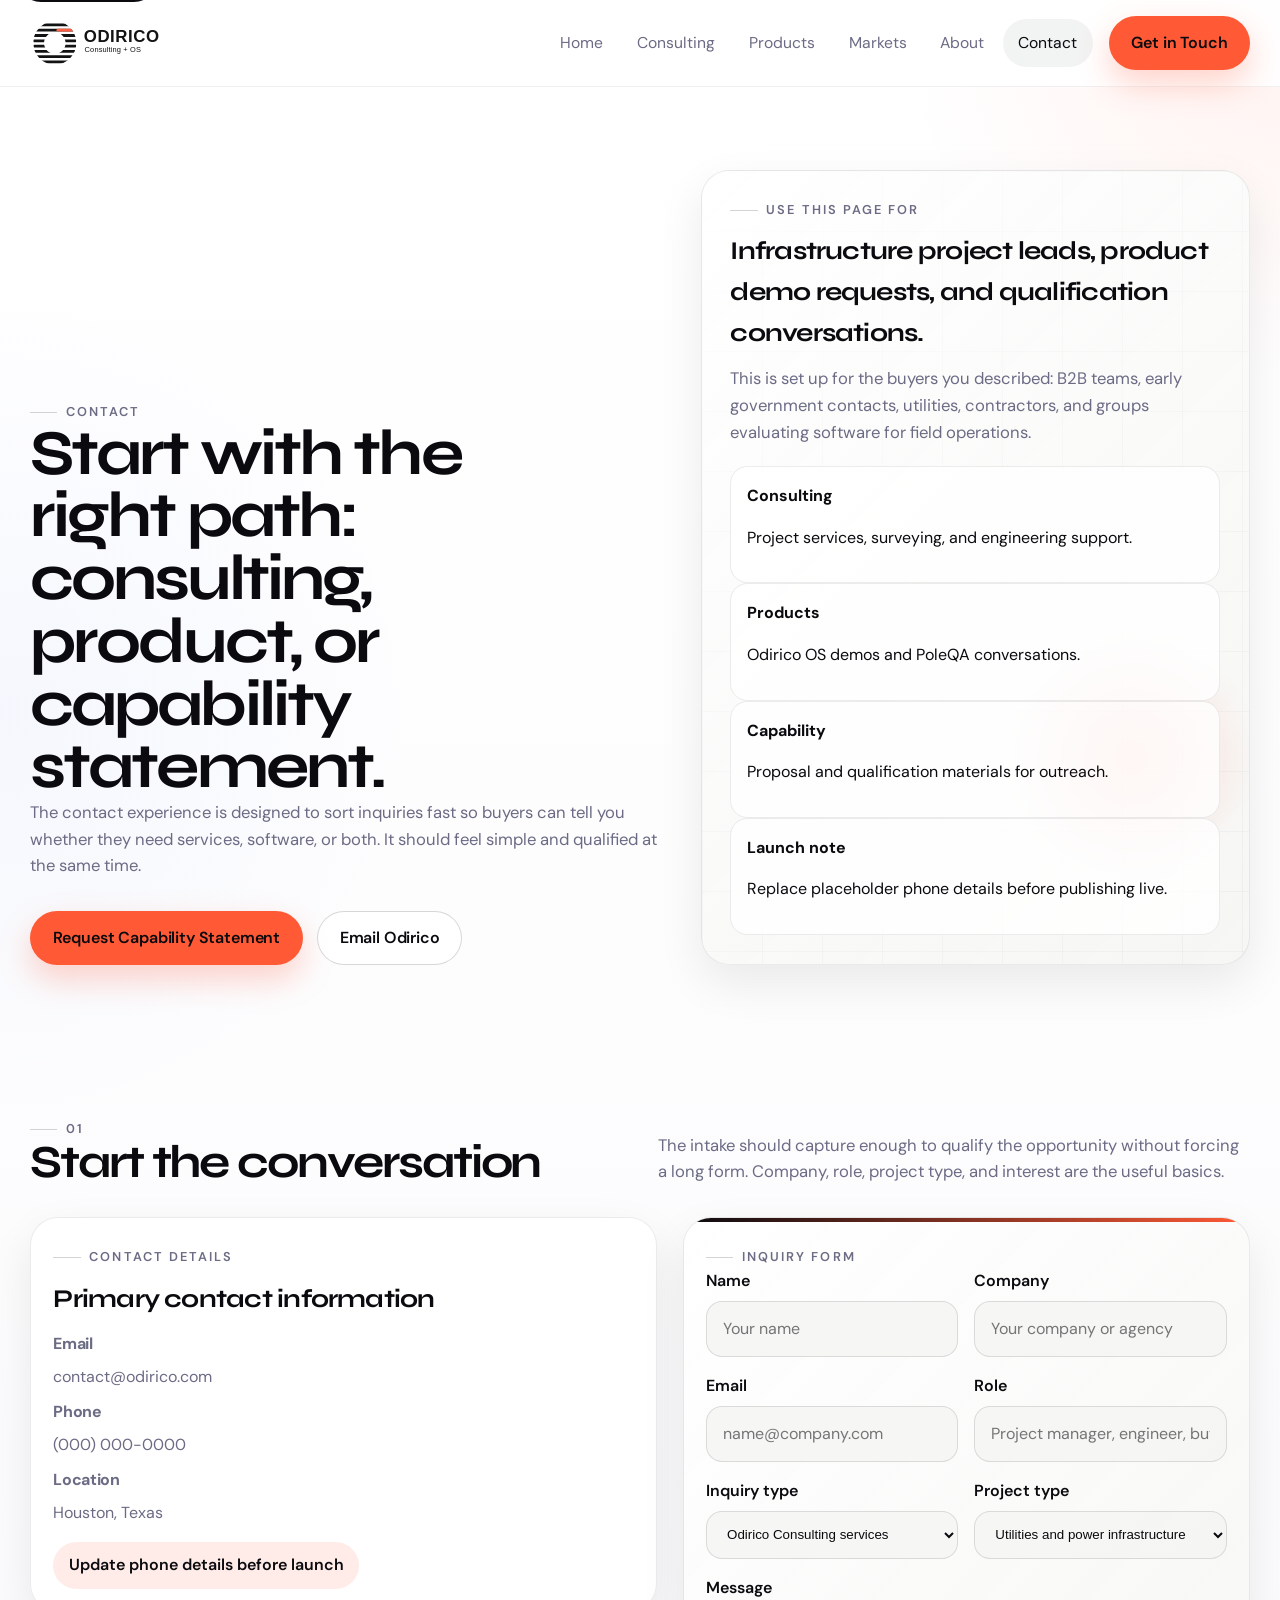
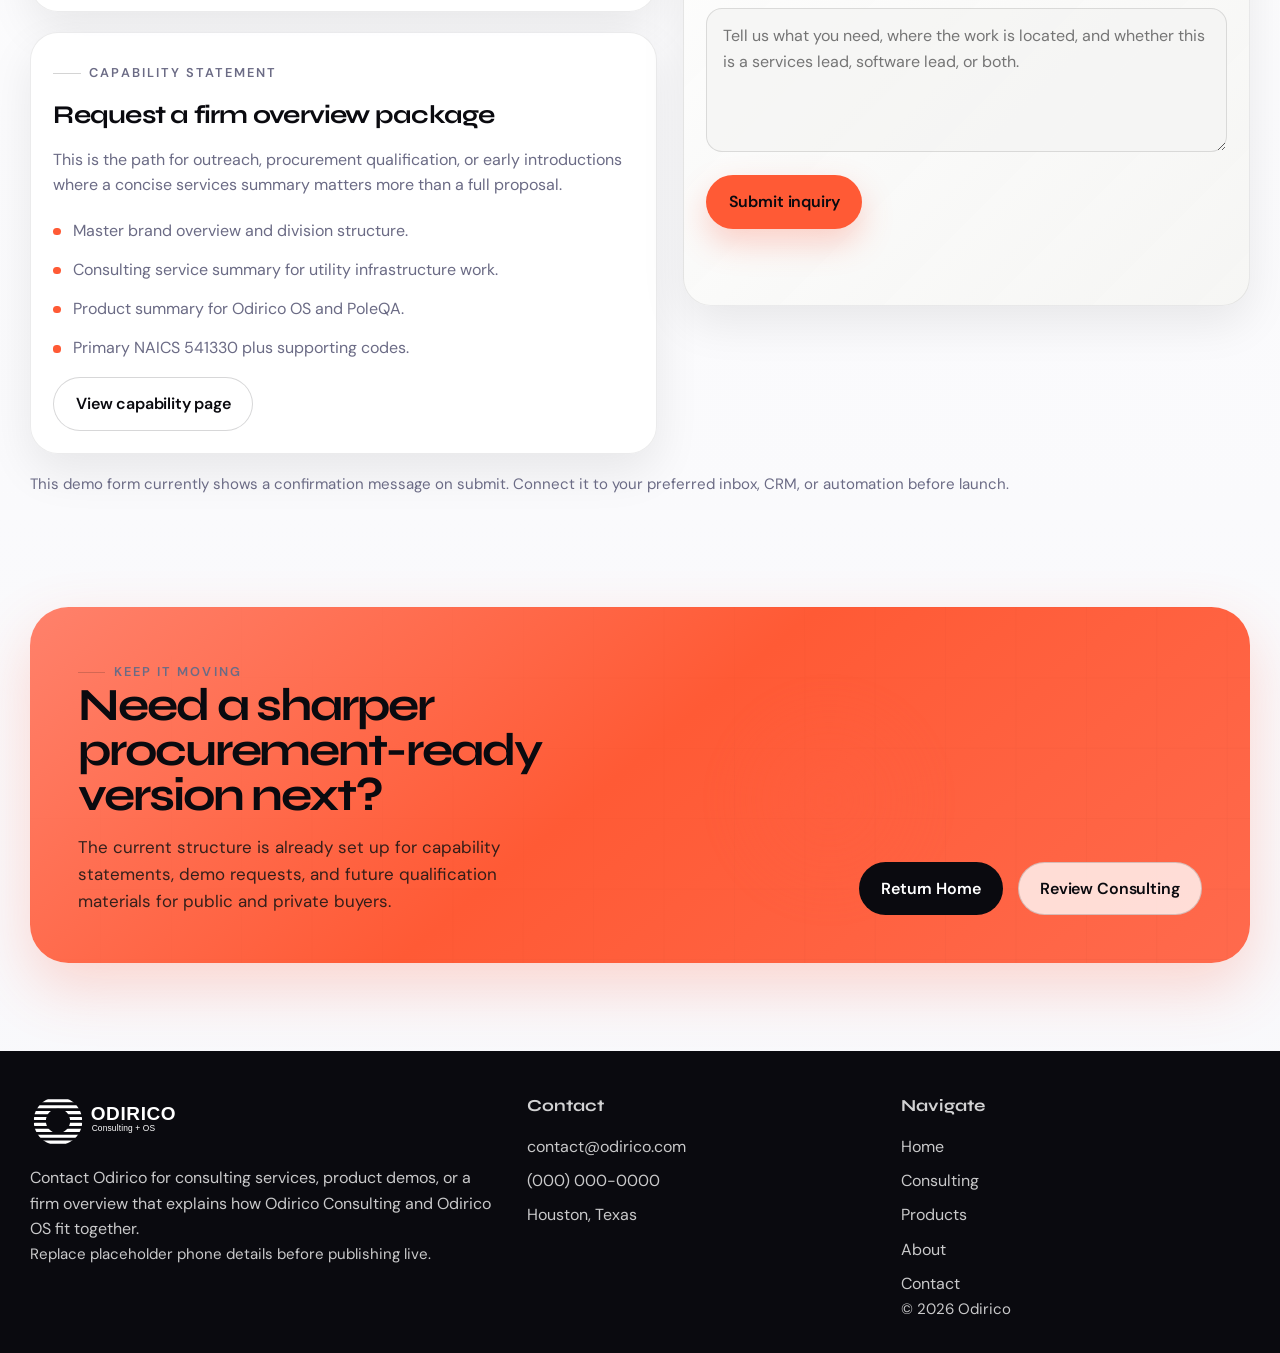
<file: contact.html>
<!DOCTYPE html>
<html lang="en">
  <head>
    <meta charset="UTF-8" />
    <meta name="viewport" content="width=device-width, initial-scale=1.0" />
    <meta
      name="description"
      content="Contact Odirico for consulting services, product demos, capability statements, and infrastructure project conversations."
    />
    <title>Contact Odirico</title>
    <link rel="stylesheet" href="styles.css" />
  </head>
  <body>
    <a class="skip-link" href="#main-content">Skip to content</a>
    <header class="site-header">
      <div class="nav-shell">
        <a class="brand" href="index.html" aria-label="Odirico home">
          <img src="assets/logo-primary.svg" alt="Odirico" />
        </a>
        <button
          class="nav-toggle"
          type="button"
          aria-label="Open navigation"
          aria-expanded="false"
          data-nav-toggle
        >
          <svg viewBox="0 0 24 24" fill="none" aria-hidden="true">
            <path d="M4 7H20" stroke="currentColor" stroke-width="1.8" stroke-linecap="round" />
            <path d="M4 12H20" stroke="currentColor" stroke-width="1.8" stroke-linecap="round" />
            <path d="M4 17H20" stroke="currentColor" stroke-width="1.8" stroke-linecap="round" />
          </svg>
        </button>
        <div class="nav-group" data-nav-group>
          <nav class="nav-links" aria-label="Primary">
            <a href="index.html" data-nav-link>Home</a>
            <a href="expertise.html" data-nav-link>Consulting</a>
            <a href="products.html" data-nav-link>Products</a>
            <a href="sectors.html" data-nav-link>Markets</a>
            <a href="about.html" data-nav-link>About</a>
            <a href="contact.html" data-nav-link>Contact</a>
          </nav>
          <a class="btn btn-primary" href="contact.html">Get in Touch</a>
        </div>
      </div>
    </header>

    <main id="main-content">
      <section class="page-hero">
        <div class="section-shell page-hero-grid">
          <div data-reveal>
            <span class="eyebrow">Contact</span>
            <h1 class="page-title">Start with the right path: consulting, product, or capability statement.</h1>
            <p class="page-copy">
              The contact experience is designed to sort inquiries fast so buyers can tell you
              whether they need services, software, or both. It should feel simple and qualified
              at the same time.
            </p>
            <div class="page-actions">
              <a class="btn btn-primary" href="#capability-request">Request Capability Statement</a>
              <a class="btn btn-secondary" href="mailto:contact@odirico.com">Email Odirico</a>
            </div>
          </div>

          <aside class="page-hero-card" data-reveal data-delay="1">
            <div class="page-hero-card-inner">
              <span class="meta-label">Use this page for</span>
              <h3>Infrastructure project leads, product demo requests, and qualification conversations.</h3>
              <p class="card-copy">
                This is set up for the buyers you described: B2B teams, early government contacts,
                utilities, contractors, and groups evaluating software for field operations.
              </p>
              <div class="page-stat-grid">
                <div class="page-stat">
                  <strong>Consulting</strong>
                  <p>Project services, surveying, and engineering support.</p>
                </div>
                <div class="page-stat">
                  <strong>Products</strong>
                  <p>Odirico OS demos and PoleQA conversations.</p>
                </div>
                <div class="page-stat">
                  <strong>Capability</strong>
                  <p>Proposal and qualification materials for outreach.</p>
                </div>
                <div class="page-stat">
                  <strong>Launch note</strong>
                  <p>Replace placeholder phone details before publishing live.</p>
                </div>
              </div>
            </div>
          </aside>
        </div>
      </section>

      <section class="section">
        <div class="section-shell">
          <div class="section-header">
            <div data-reveal>
              <span class="section-index">01</span>
              <h2 class="section-title">Start the conversation</h2>
            </div>
            <div data-reveal data-delay="1">
              <p class="section-copy">
                The intake should capture enough to qualify the opportunity without forcing a
                long form. Company, role, project type, and interest are the useful basics.
              </p>
            </div>
          </div>

          <div class="contact-grid">
            <div>
              <article class="contact-card" data-reveal>
                <span class="card-label">Contact details</span>
                <h3>Primary contact information</h3>
                <p><strong>Email</strong> <a href="mailto:contact@odirico.com">contact@odirico.com</a></p>
                <p><strong>Phone</strong> <a href="tel:0000000000">(000) 000-0000</a></p>
                <p><strong>Location</strong> Houston, Texas</p>
                <div class="contact-highlight">Update phone details before launch</div>
              </article>

              <article class="contact-card" id="capability-request" data-reveal data-delay="1" style="margin-top: 1.25rem">
                <span class="card-label">Capability statement</span>
                <h3>Request a firm overview package</h3>
                <p>
                  This is the path for outreach, procurement qualification, or early
                  introductions where a concise services summary matters more than a full proposal.
                </p>
                <ul class="contact-list">
                  <li>Master brand overview and division structure.</li>
                  <li>Consulting service summary for utility infrastructure work.</li>
                  <li>Product summary for Odirico OS and PoleQA.</li>
                  <li>Primary NAICS 541330 plus supporting codes.</li>
                </ul>
                <p style="margin-top: 1rem">
                  <a class="btn btn-secondary" href="capability.html">View capability page</a>
                </p>
              </article>
            </div>

            <aside class="form-card" data-reveal data-delay="2">
              <span class="card-label">Inquiry form</span>
              <form data-contact-form>
                <div class="form-row">
                  <div class="field">
                    <label for="name">Name</label>
                    <input id="name" name="name" type="text" placeholder="Your name" required />
                  </div>
                  <div class="field">
                    <label for="company">Company</label>
                    <input id="company" name="company" type="text" placeholder="Your company or agency" />
                  </div>
                </div>
                <div class="form-row">
                  <div class="field">
                    <label for="email">Email</label>
                    <input id="email" name="email" type="email" placeholder="name@company.com" required />
                  </div>
                  <div class="field">
                    <label for="role">Role</label>
                    <input id="role" name="role" type="text" placeholder="Project manager, engineer, buyer" />
                  </div>
                </div>
                <div class="form-row">
                  <div class="field">
                    <label for="interest">Inquiry type</label>
                    <select id="interest" name="interest">
                      <option>Odirico Consulting services</option>
                      <option>Odirico OS demo</option>
                      <option>Capability statement request</option>
                      <option>Combined services and software</option>
                    </select>
                  </div>
                  <div class="field">
                    <label for="project-type">Project type</label>
                    <select id="project-type" name="project-type">
                      <option>Utilities and power infrastructure</option>
                      <option>Telecom and broadband</option>
                      <option>Public works or agency program</option>
                      <option>General infrastructure project</option>
                    </select>
                  </div>
                </div>
                <div class="field">
                  <label for="message">Message</label>
                  <textarea
                    id="message"
                    name="message"
                    placeholder="Tell us what you need, where the work is located, and whether this is a services lead, software lead, or both."
                  ></textarea>
                </div>
                <button class="btn btn-primary" type="submit">Submit inquiry</button>
                <p class="form-status" data-form-status></p>
              </form>
            </aside>
          </div>

          <p class="band-note" data-reveal>
            This demo form currently shows a confirmation message on submit. Connect it to your
            preferred inbox, CRM, or automation before launch.
          </p>
        </div>
      </section>

      <section class="cta-band">
        <div class="section-shell">
          <div class="cta-card" data-reveal>
            <div class="cta-content">
              <div class="cta-copy">
                <span class="meta-label">Keep it moving</span>
                <h2 class="cta-title">Need a sharper procurement-ready version next?</h2>
                <p>
                  The current structure is already set up for capability statements, demo requests,
                  and future qualification materials for public and private buyers.
                </p>
              </div>
              <div class="cta-actions">
                <a class="btn btn-dark" href="index.html">Return Home</a>
                <a class="btn btn-secondary" href="expertise.html">Review Consulting</a>
              </div>
            </div>
          </div>
        </div>
      </section>
    </main>

    <footer class="footer">
      <div class="footer-grid">
        <div class="footer-brand">
          <img src="assets/logo-white.svg" alt="Odirico" />
          <p style="margin-top: 1rem">
            Contact Odirico for consulting services, product demos, or a firm overview that
            explains how Odirico Consulting and Odirico OS fit together.
          </p>
          <p class="footer-note">Replace placeholder phone details before publishing live.</p>
        </div>
        <div>
          <h4>Contact</h4>
          <ul class="footer-list">
            <li><a href="mailto:contact@odirico.com">contact@odirico.com</a></li>
            <li><a href="tel:0000000000">(000) 000-0000</a></li>
            <li>Houston, Texas</li>
          </ul>
        </div>
        <div>
          <h4>Navigate</h4>
          <ul class="footer-list">
            <li><a href="index.html">Home</a></li>
            <li><a href="expertise.html">Consulting</a></li>
            <li><a href="products.html">Products</a></li>
            <li><a href="about.html">About</a></li>
            <li><a href="contact.html">Contact</a></li>
          </ul>
          <p class="footer-note">&copy; <span data-year></span> Odirico</p>
        </div>
      </div>
    </footer>

    <script src="script.js"></script>
  </body>
</html>
</file>
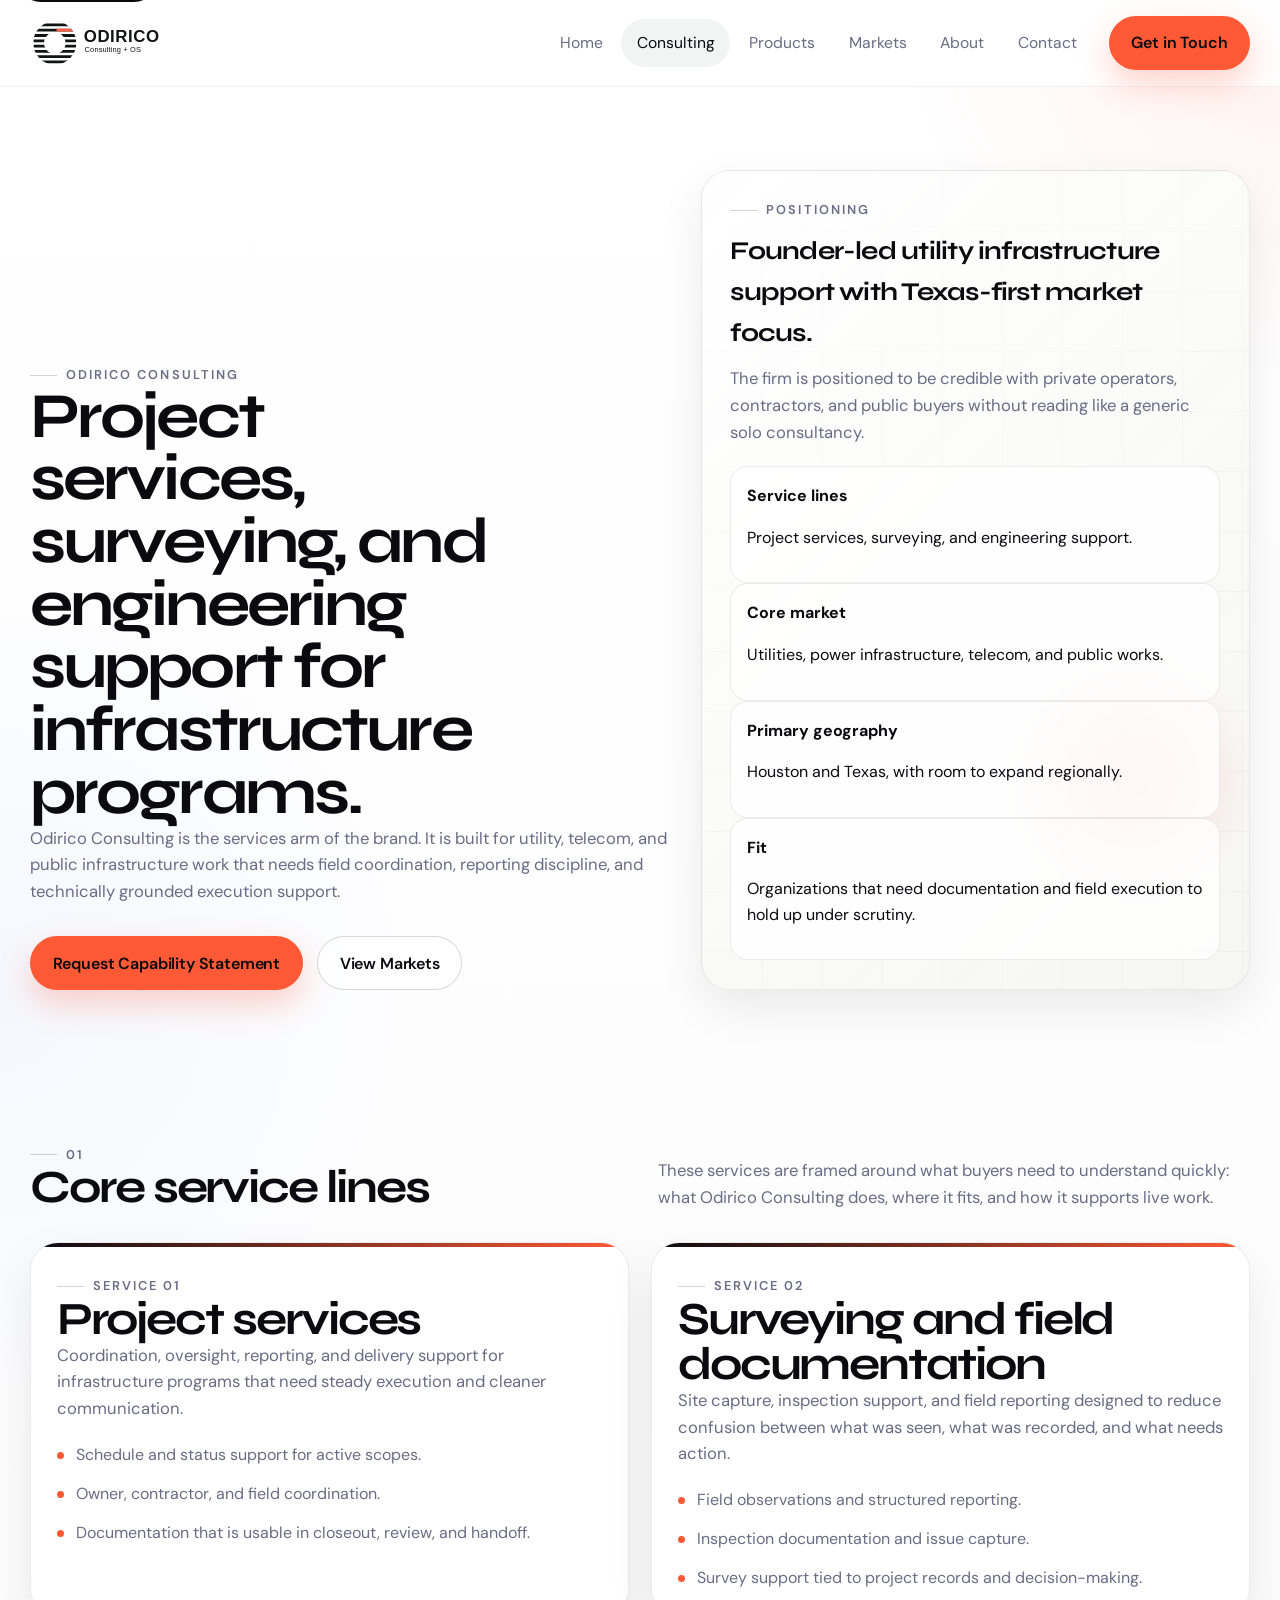
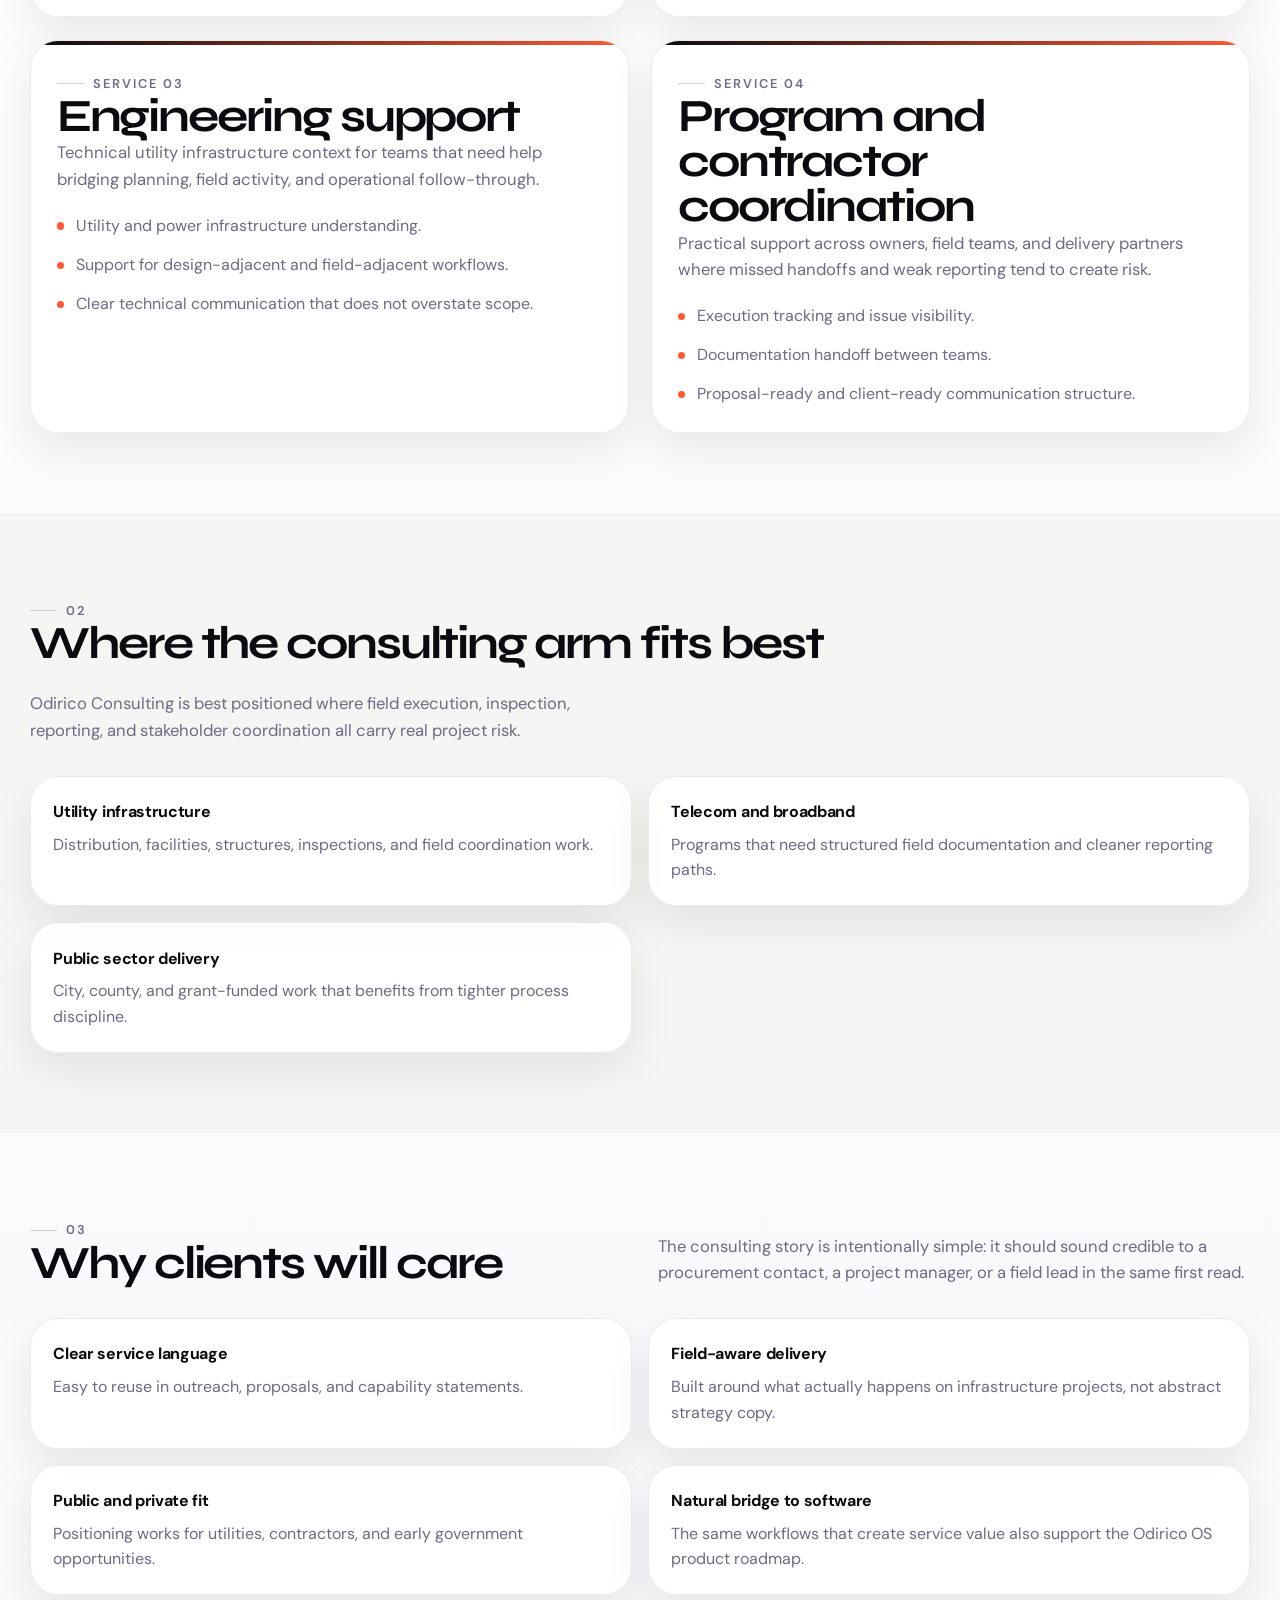
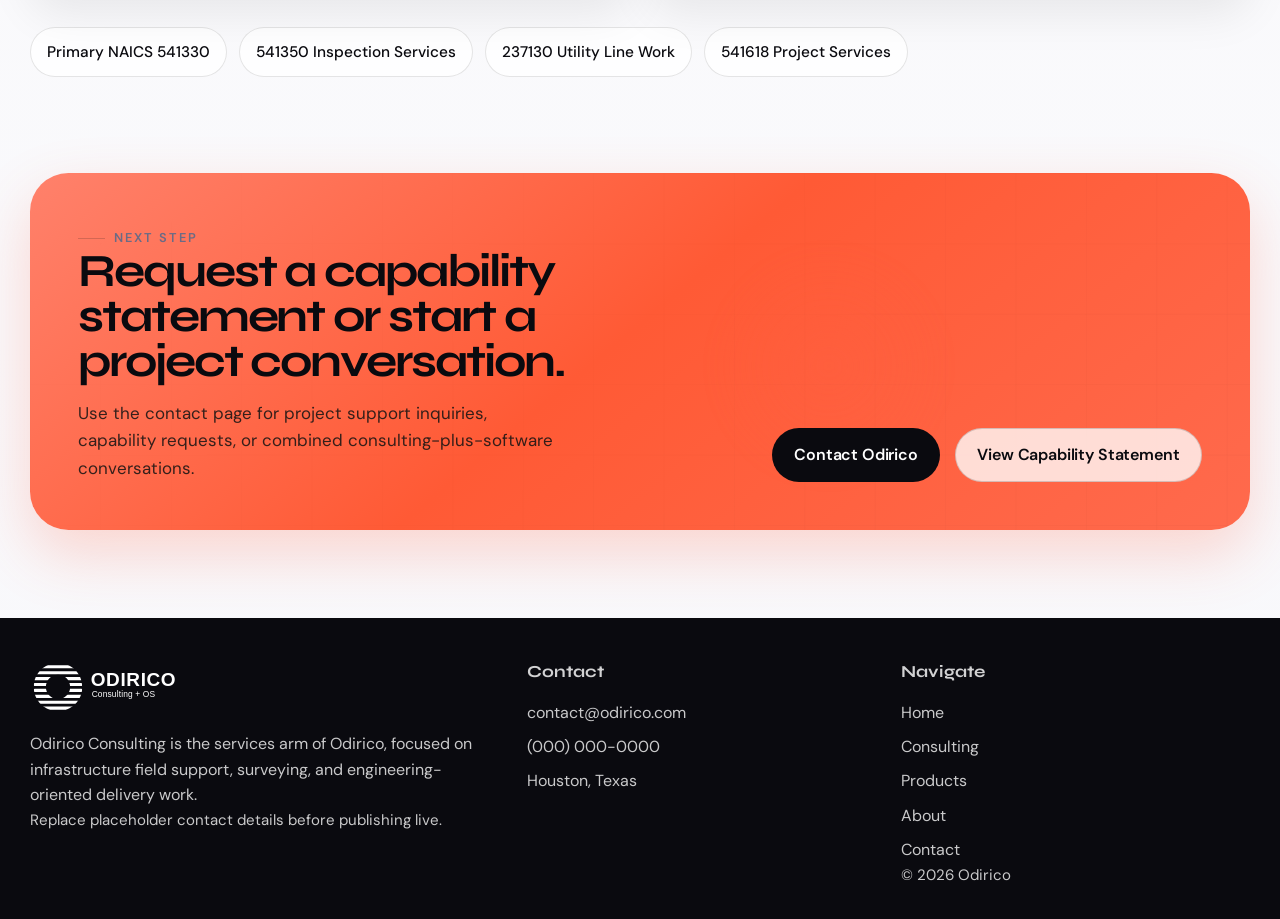
<file: expertise.html>
<!DOCTYPE html>
<html lang="en">
  <head>
    <meta charset="UTF-8" />
    <meta name="viewport" content="width=device-width, initial-scale=1.0" />
    <meta
      name="description"
      content="Odirico Consulting provides project services, surveying, and engineering support for utility infrastructure, telecom, and public works teams."
    />
    <title>Odirico Consulting | Project Services, Surveying, Engineering</title>
    <link rel="stylesheet" href="styles.css" />
  </head>
  <body>
    <a class="skip-link" href="#main-content">Skip to content</a>
    <header class="site-header">
      <div class="nav-shell">
        <a class="brand" href="index.html" aria-label="Odirico home">
          <img src="assets/logo-primary.svg" alt="Odirico" />
        </a>
        <button
          class="nav-toggle"
          type="button"
          aria-label="Open navigation"
          aria-expanded="false"
          data-nav-toggle
        >
          <svg viewBox="0 0 24 24" fill="none" aria-hidden="true">
            <path d="M4 7H20" stroke="currentColor" stroke-width="1.8" stroke-linecap="round" />
            <path d="M4 12H20" stroke="currentColor" stroke-width="1.8" stroke-linecap="round" />
            <path d="M4 17H20" stroke="currentColor" stroke-width="1.8" stroke-linecap="round" />
          </svg>
        </button>
        <div class="nav-group" data-nav-group>
          <nav class="nav-links" aria-label="Primary">
            <a href="index.html" data-nav-link>Home</a>
            <a href="expertise.html" data-nav-link>Consulting</a>
            <a href="products.html" data-nav-link>Products</a>
            <a href="sectors.html" data-nav-link>Markets</a>
            <a href="about.html" data-nav-link>About</a>
            <a href="contact.html" data-nav-link>Contact</a>
          </nav>
          <a class="btn btn-primary" href="contact.html">Get in Touch</a>
        </div>
      </div>
    </header>

    <main id="main-content">
      <section class="page-hero">
        <div class="section-shell page-hero-grid">
          <div data-reveal>
            <span class="eyebrow">Odirico Consulting</span>
            <h1 class="page-title">Project services, surveying, and engineering support for infrastructure programs.</h1>
            <p class="page-copy">
              Odirico Consulting is the services arm of the brand. It is built for utility,
              telecom, and public infrastructure work that needs field coordination, reporting
              discipline, and technically grounded execution support.
            </p>
            <div class="page-actions">
              <a class="btn btn-primary" href="contact.html#capability-request">Request Capability Statement</a>
              <a class="btn btn-secondary" href="sectors.html">View Markets</a>
            </div>
          </div>

          <aside class="page-hero-card" data-reveal data-delay="1">
            <div class="page-hero-card-inner">
              <span class="meta-label">Positioning</span>
              <h3>Founder-led utility infrastructure support with Texas-first market focus.</h3>
              <p class="card-copy">
                The firm is positioned to be credible with private operators, contractors,
                and public buyers without reading like a generic solo consultancy.
              </p>
              <div class="page-stat-grid">
                <div class="page-stat">
                  <strong>Service lines</strong>
                  <p>Project services, surveying, and engineering support.</p>
                </div>
                <div class="page-stat">
                  <strong>Core market</strong>
                  <p>Utilities, power infrastructure, telecom, and public works.</p>
                </div>
                <div class="page-stat">
                  <strong>Primary geography</strong>
                  <p>Houston and Texas, with room to expand regionally.</p>
                </div>
                <div class="page-stat">
                  <strong>Fit</strong>
                  <p>Organizations that need documentation and field execution to hold up under scrutiny.</p>
                </div>
              </div>
            </div>
          </aside>
        </div>
      </section>

      <section class="section">
        <div class="section-shell">
          <div class="section-header">
            <div data-reveal>
              <span class="section-index">01</span>
              <h2 class="section-title">Core service lines</h2>
            </div>
            <div data-reveal data-delay="1">
              <p class="section-copy">
                These services are framed around what buyers need to understand quickly:
                what Odirico Consulting does, where it fits, and how it supports live work.
              </p>
            </div>
          </div>

          <div class="service-grid">
            <article class="service-card" data-reveal>
              <span class="card-label">Service 01</span>
              <h2>Project services</h2>
              <p>
                Coordination, oversight, reporting, and delivery support for infrastructure
                programs that need steady execution and cleaner communication.
              </p>
              <ul class="detail-list">
                <li>Schedule and status support for active scopes.</li>
                <li>Owner, contractor, and field coordination.</li>
                <li>Documentation that is usable in closeout, review, and handoff.</li>
              </ul>
            </article>

            <article class="service-card" data-reveal data-delay="1">
              <span class="card-label">Service 02</span>
              <h2>Surveying and field documentation</h2>
              <p>
                Site capture, inspection support, and field reporting designed to reduce
                confusion between what was seen, what was recorded, and what needs action.
              </p>
              <ul class="detail-list">
                <li>Field observations and structured reporting.</li>
                <li>Inspection documentation and issue capture.</li>
                <li>Survey support tied to project records and decision-making.</li>
              </ul>
            </article>

            <article class="service-card" data-reveal data-delay="2">
              <span class="card-label">Service 03</span>
              <h2>Engineering support</h2>
              <p>
                Technical utility infrastructure context for teams that need help bridging
                planning, field activity, and operational follow-through.
              </p>
              <ul class="detail-list">
                <li>Utility and power infrastructure understanding.</li>
                <li>Support for design-adjacent and field-adjacent workflows.</li>
                <li>Clear technical communication that does not overstate scope.</li>
              </ul>
            </article>

            <article class="service-card" data-reveal data-delay="3">
              <span class="card-label">Service 04</span>
              <h2>Program and contractor coordination</h2>
              <p>
                Practical support across owners, field teams, and delivery partners where
                missed handoffs and weak reporting tend to create risk.
              </p>
              <ul class="detail-list">
                <li>Execution tracking and issue visibility.</li>
                <li>Documentation handoff between teams.</li>
                <li>Proposal-ready and client-ready communication structure.</li>
              </ul>
            </article>
          </div>
        </div>
      </section>

      <section class="section section-muted">
        <div class="section-shell">
          <div class="section-header">
            <div data-reveal>
              <span class="section-index">02</span>
              <h2 class="section-title">Where the consulting arm fits best</h2>
            </div>
            <div data-reveal data-delay="1">
              <p class="section-copy">
                Odirico Consulting is best positioned where field execution, inspection,
                reporting, and stakeholder coordination all carry real project risk.
              </p>
            </div>
          </div>

          <div class="phase-grid">
            <article class="phase-card" data-reveal>
              <strong>Utility infrastructure</strong>
              <p>Distribution, facilities, structures, inspections, and field coordination work.</p>
            </article>
            <article class="phase-card" data-reveal data-delay="1">
              <strong>Telecom and broadband</strong>
              <p>Programs that need structured field documentation and cleaner reporting paths.</p>
            </article>
            <article class="phase-card" data-reveal data-delay="2">
              <strong>Public sector delivery</strong>
              <p>City, county, and grant-funded work that benefits from tighter process discipline.</p>
            </article>
          </div>
        </div>
      </section>

      <section class="section">
        <div class="section-shell">
          <div class="section-header">
            <div data-reveal>
              <span class="section-index">03</span>
              <h2 class="section-title">Why clients will care</h2>
            </div>
            <div data-reveal data-delay="1">
              <p class="section-copy">
                The consulting story is intentionally simple: it should sound credible to a
                procurement contact, a project manager, or a field lead in the same first read.
              </p>
            </div>
          </div>

          <div class="values-grid">
            <article class="value-card" data-reveal>
              <strong>Clear service language</strong>
              <p>Easy to reuse in outreach, proposals, and capability statements.</p>
            </article>
            <article class="value-card" data-reveal data-delay="1">
              <strong>Field-aware delivery</strong>
              <p>Built around what actually happens on infrastructure projects, not abstract strategy copy.</p>
            </article>
            <article class="value-card" data-reveal data-delay="2">
              <strong>Public and private fit</strong>
              <p>Positioning works for utilities, contractors, and early government opportunities.</p>
            </article>
            <article class="value-card" data-reveal data-delay="3">
              <strong>Natural bridge to software</strong>
              <p>The same workflows that create service value also support the Odirico OS product roadmap.</p>
            </article>
          </div>

          <div class="client-band" style="margin-top: 2rem">
            <span class="client-chip">Primary NAICS 541330</span>
            <span class="client-chip">541350 Inspection Services</span>
            <span class="client-chip">237130 Utility Line Work</span>
            <span class="client-chip">541618 Project Services</span>
          </div>
        </div>
      </section>

      <section class="cta-band">
        <div class="section-shell">
          <div class="cta-card" data-reveal>
            <div class="cta-content">
              <div class="cta-copy">
                <span class="meta-label">Next step</span>
                <h2 class="cta-title">Request a capability statement or start a project conversation.</h2>
                <p>
                  Use the contact page for project support inquiries, capability requests, or
                  combined consulting-plus-software conversations.
                </p>
              </div>
              <div class="cta-actions">
                <a class="btn btn-dark" href="contact.html">Contact Odirico</a>
                <a class="btn btn-secondary" href="capability.html">View Capability Statement</a>
              </div>
            </div>
          </div>
        </div>
      </section>
    </main>

    <footer class="footer">
      <div class="footer-grid">
        <div class="footer-brand">
          <img src="assets/logo-white.svg" alt="Odirico" />
          <p style="margin-top: 1rem">
            Odirico Consulting is the services arm of Odirico, focused on infrastructure
            field support, surveying, and engineering-oriented delivery work.
          </p>
          <p class="footer-note">Replace placeholder contact details before publishing live.</p>
        </div>
        <div>
          <h4>Contact</h4>
          <ul class="footer-list">
            <li><a href="mailto:contact@odirico.com">contact@odirico.com</a></li>
            <li><a href="tel:0000000000">(000) 000-0000</a></li>
            <li>Houston, Texas</li>
          </ul>
        </div>
        <div>
          <h4>Navigate</h4>
          <ul class="footer-list">
            <li><a href="index.html">Home</a></li>
            <li><a href="expertise.html">Consulting</a></li>
            <li><a href="products.html">Products</a></li>
            <li><a href="about.html">About</a></li>
            <li><a href="contact.html">Contact</a></li>
          </ul>
          <p class="footer-note">&copy; <span data-year></span> Odirico</p>
        </div>
      </div>
    </footer>

    <script src="script.js"></script>
  </body>
</html>
</file>
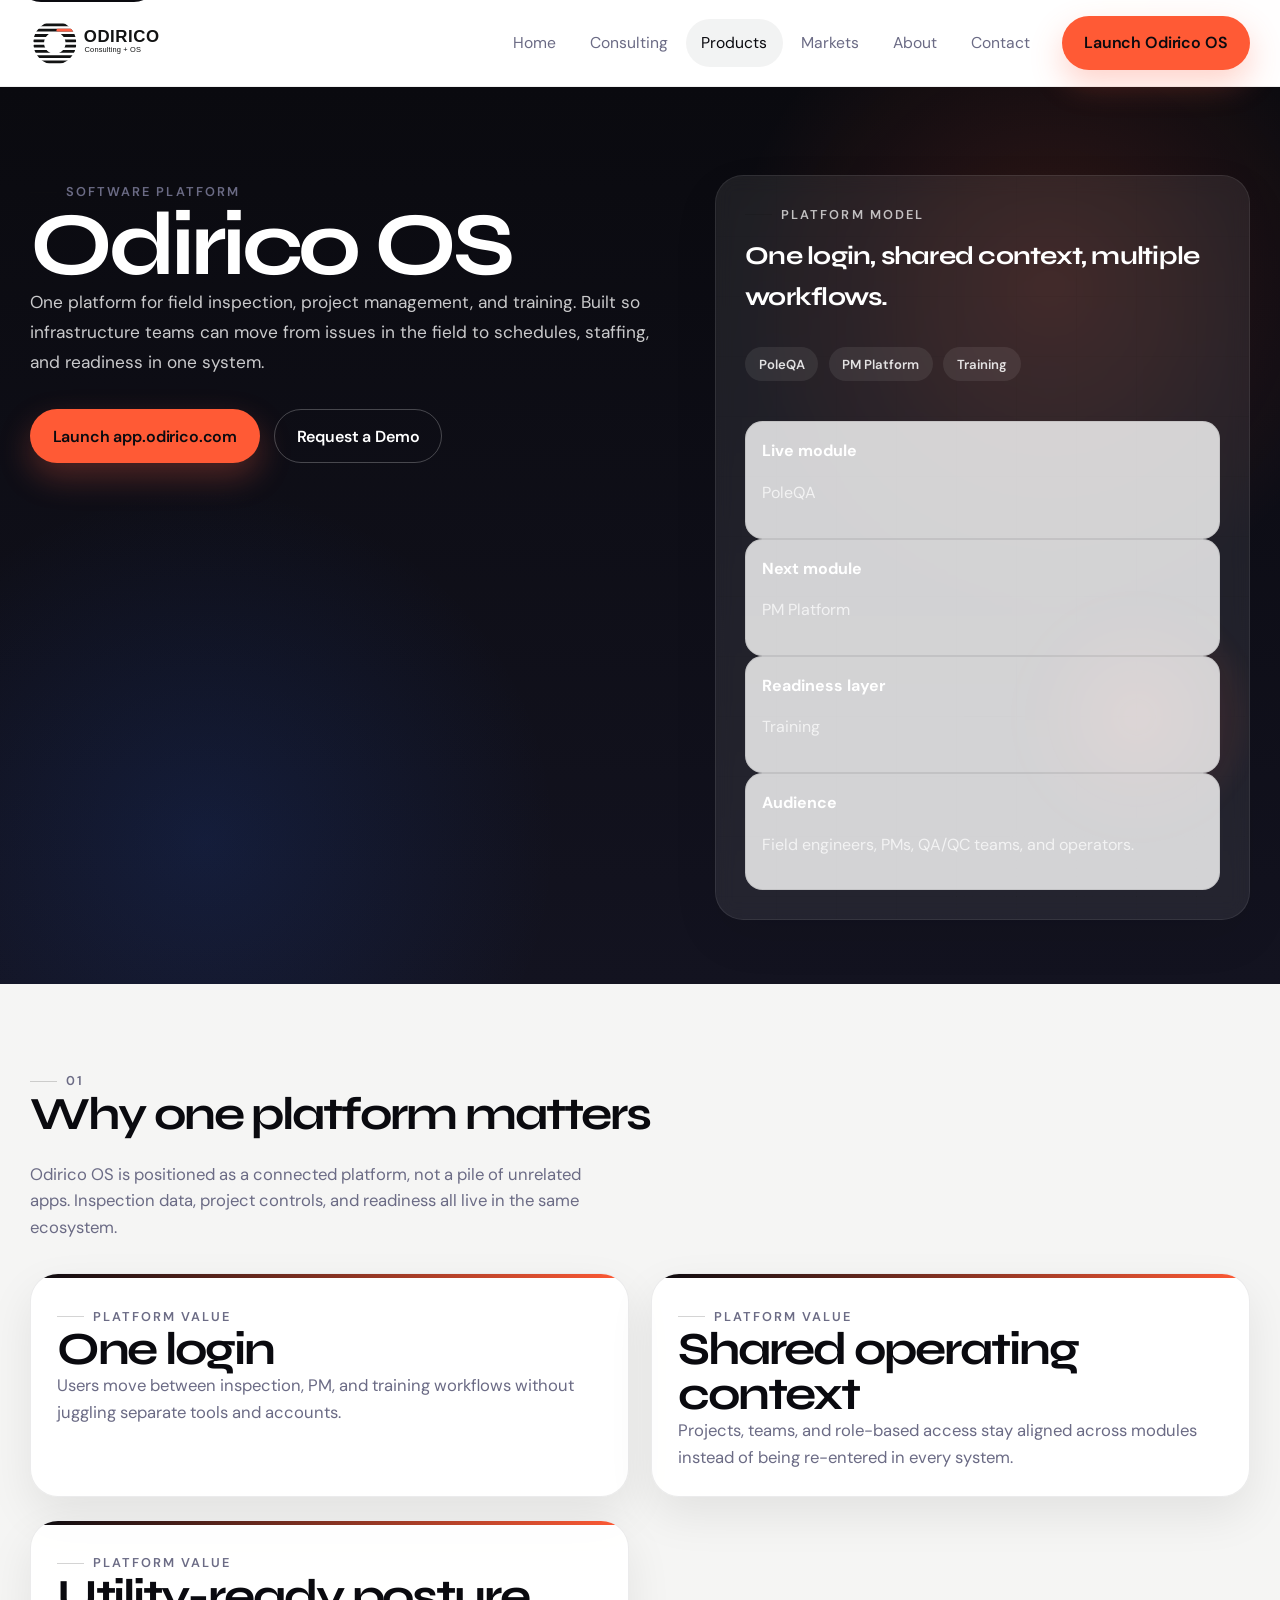
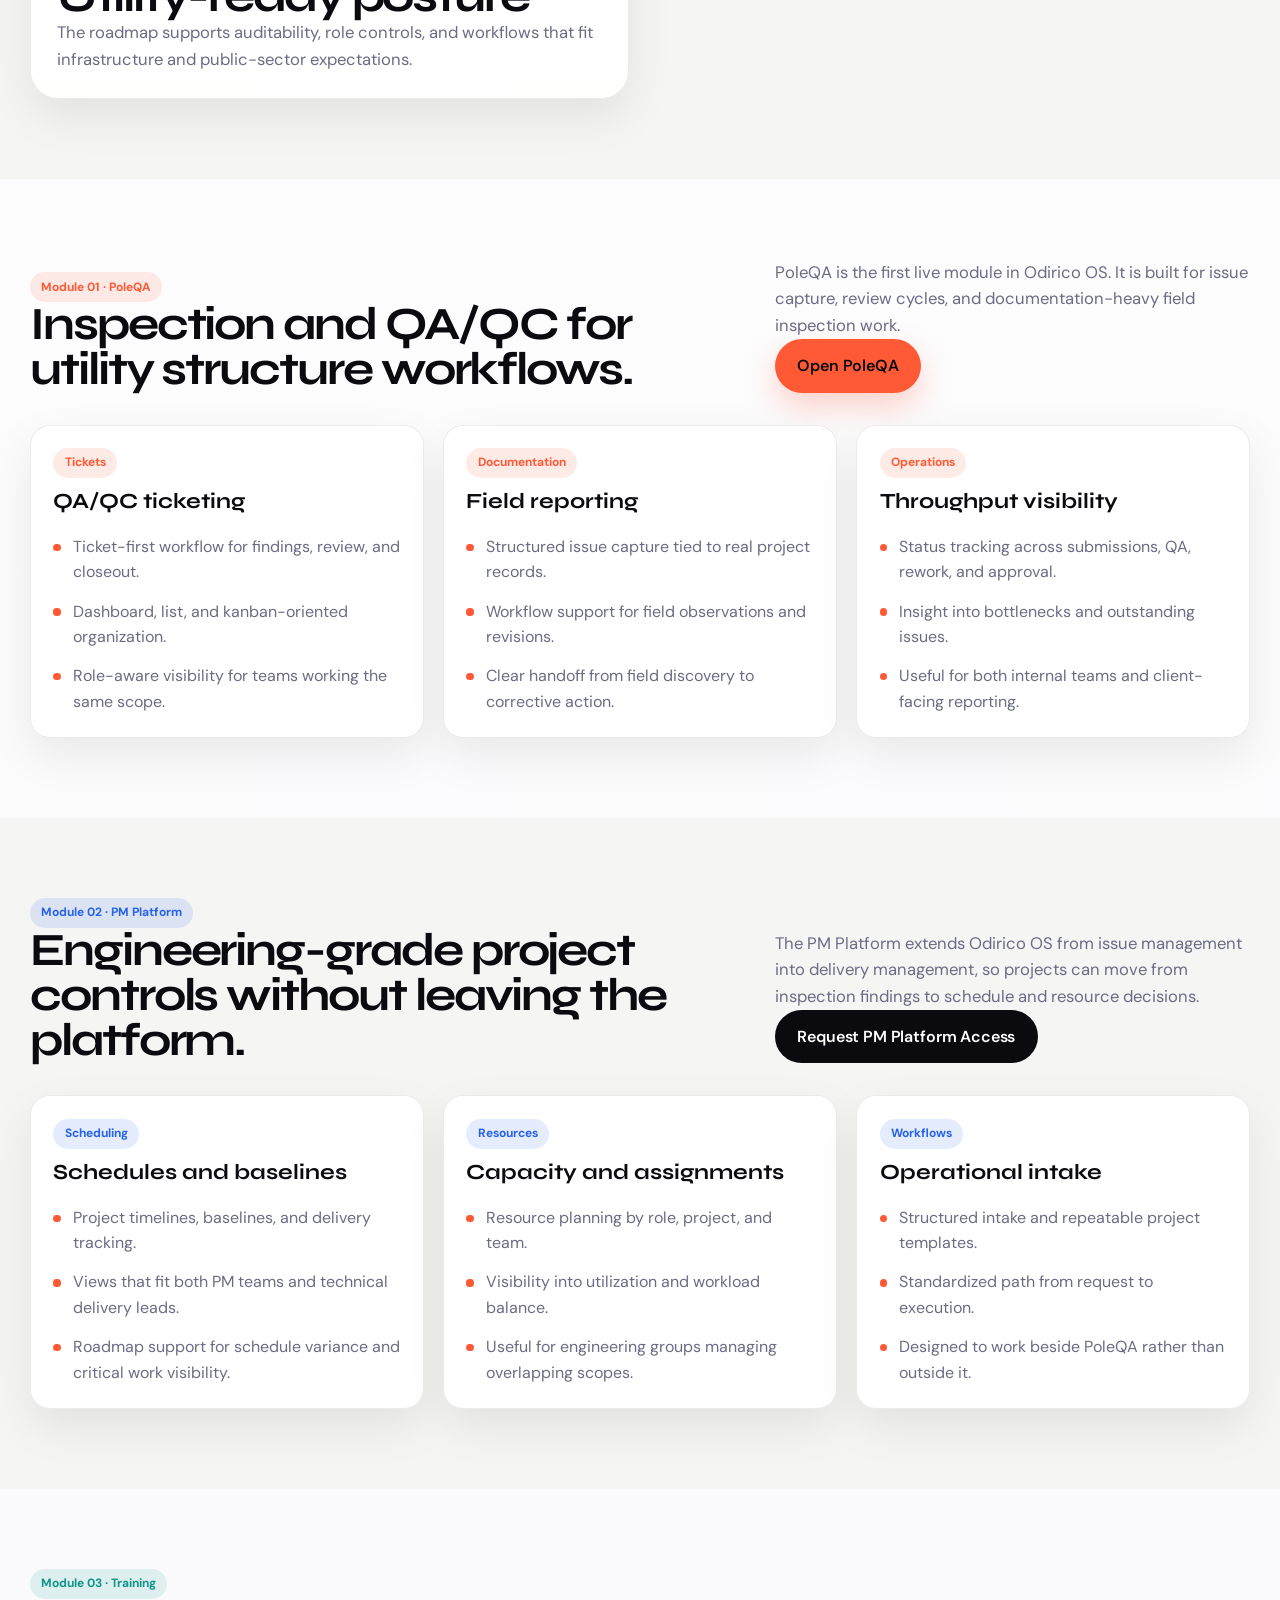
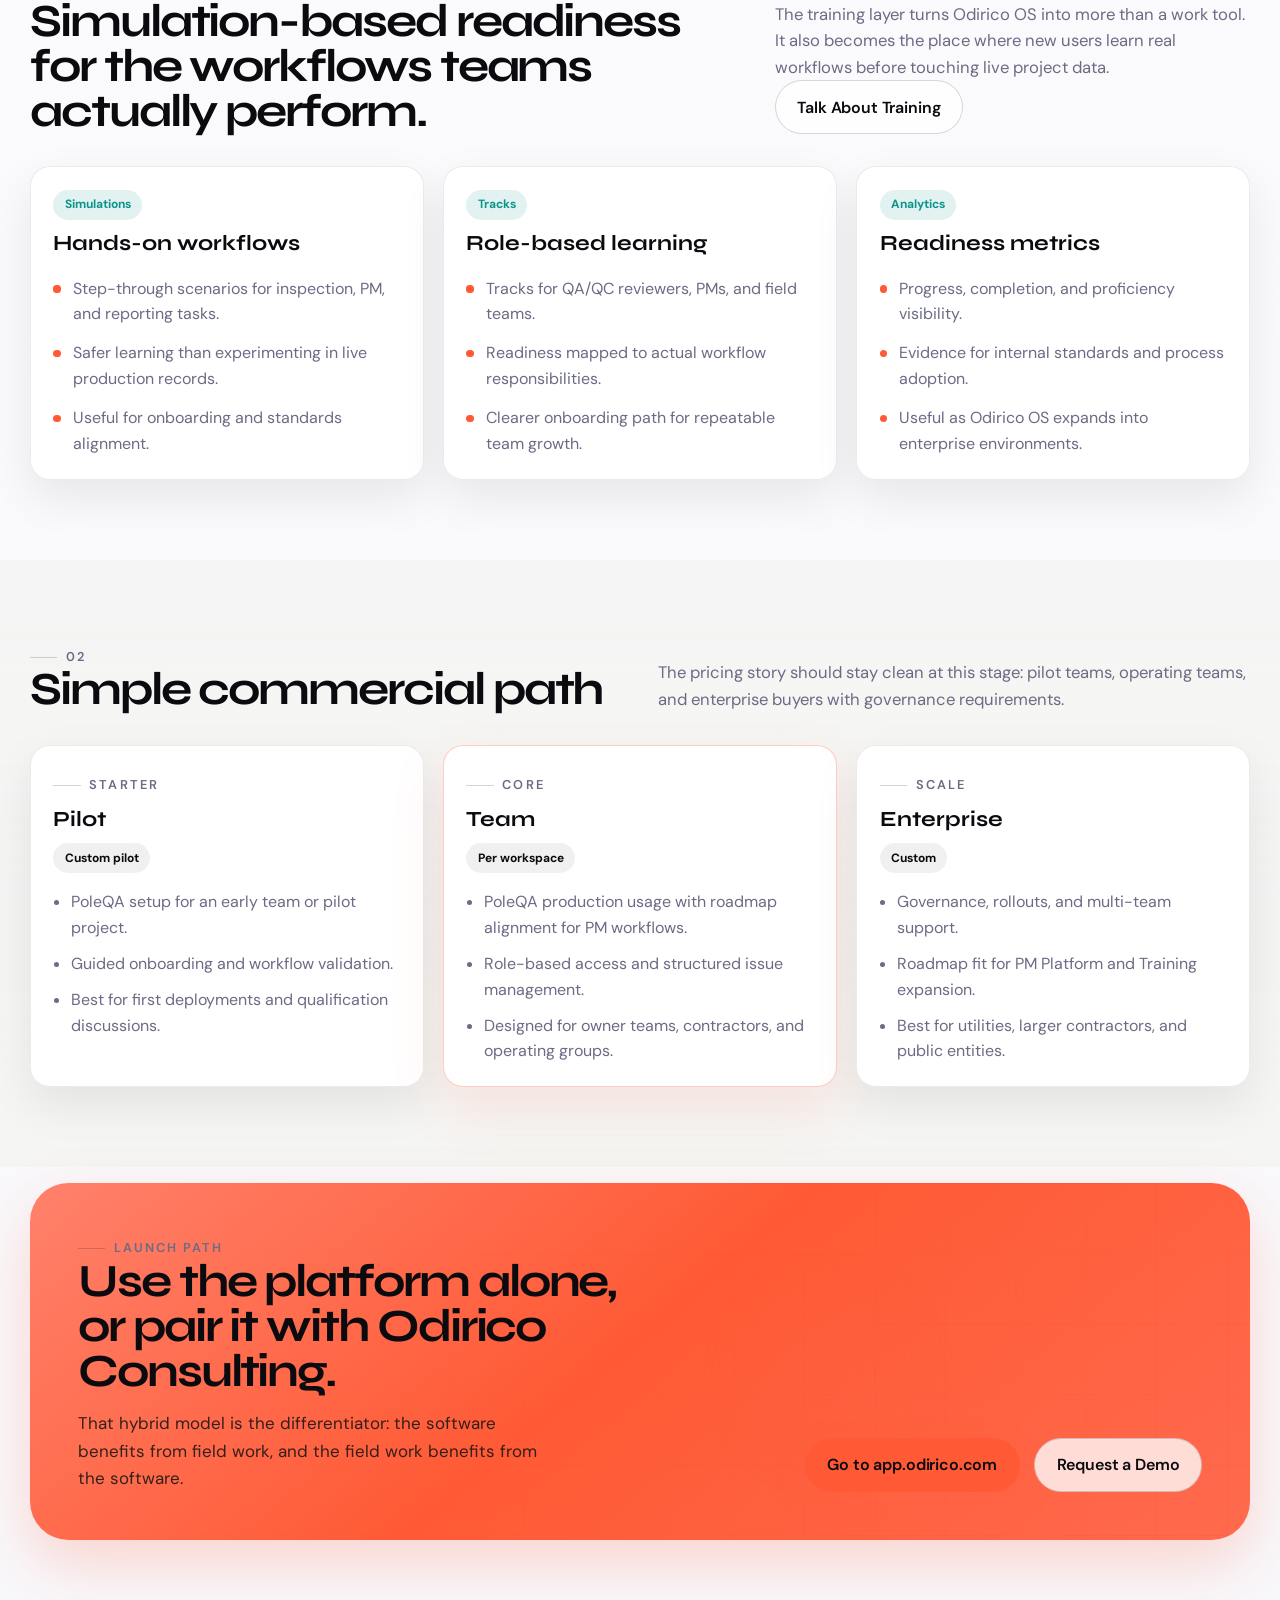
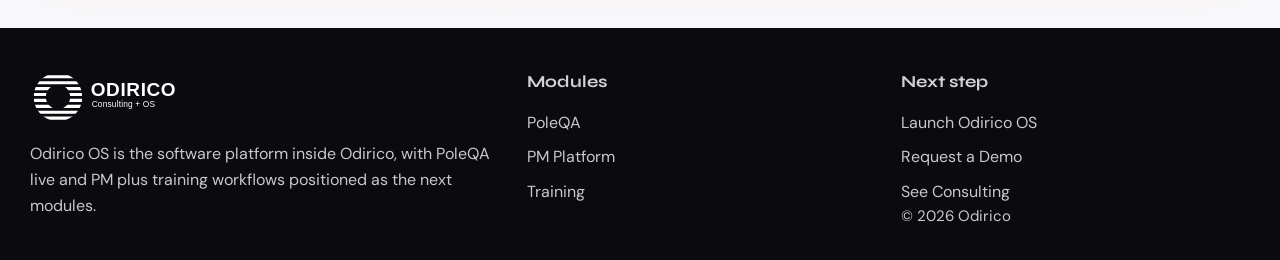
<file: products.html>
<!DOCTYPE html>
<html lang="en">
  <head>
    <meta charset="UTF-8" />
    <meta name="viewport" content="width=device-width, initial-scale=1.0" />
    <meta
      name="description"
      content="Odirico OS is the unified platform from Odirico for PoleQA inspection workflows, PM operations, and simulation-based training."
    />
    <title>Odirico OS | Products</title>
    <link rel="stylesheet" href="styles.css" />
  </head>
  <body>
    <a class="skip-link" href="#main-content">Skip to content</a>
    <header class="site-header">
      <div class="nav-shell">
        <a class="brand" href="index.html" aria-label="Odirico home">
          <img src="assets/logo-primary.svg" alt="Odirico" />
        </a>
        <button
          class="nav-toggle"
          type="button"
          aria-label="Open navigation"
          aria-expanded="false"
          data-nav-toggle
        >
          <svg viewBox="0 0 24 24" fill="none" aria-hidden="true">
            <path d="M4 7H20" stroke="currentColor" stroke-width="1.8" stroke-linecap="round" />
            <path d="M4 12H20" stroke="currentColor" stroke-width="1.8" stroke-linecap="round" />
            <path d="M4 17H20" stroke="currentColor" stroke-width="1.8" stroke-linecap="round" />
          </svg>
        </button>
        <div class="nav-group" data-nav-group>
          <nav class="nav-links" aria-label="Primary">
            <a href="index.html" data-nav-link>Home</a>
            <a href="expertise.html" data-nav-link>Consulting</a>
            <a href="products.html" data-nav-link>Products</a>
            <a href="sectors.html" data-nav-link>Markets</a>
            <a href="about.html" data-nav-link>About</a>
            <a href="contact.html" data-nav-link>Contact</a>
          </nav>
          <a class="btn btn-primary" href="https://app.odirico.com">Launch Odirico OS</a>
        </div>
      </div>
    </header>

    <main id="main-content">
      <section class="platform-hero">
        <div class="platform-hero-backdrop"></div>
        <div class="section-shell platform-hero-content">
          <div data-reveal>
            <span class="eyebrow">Software platform</span>
            <h1 class="hero-title hero-display hero-display-light">Odirico OS</h1>
            <p class="hero-copy hero-copy-lg hero-copy-light">
              One platform for field inspection, project management, and training. Built so
              infrastructure teams can move from issues in the field to schedules, staffing,
              and readiness in one system.
            </p>
            <div class="hero-actions">
              <a class="btn btn-primary" href="https://app.odirico.com">Launch app.odirico.com</a>
              <a class="btn btn-outline-light" href="contact.html">Request a Demo</a>
            </div>
          </div>

          <aside class="page-hero-card platform-summary-card" data-reveal data-delay="1">
            <div class="page-hero-card-inner">
              <span class="meta-label">Platform model</span>
              <h3>One login, shared context, multiple workflows.</h3>
              <div class="platform-nav-pills">
                <span class="platform-pill">PoleQA</span>
                <span class="platform-pill">PM Platform</span>
                <span class="platform-pill">Training</span>
              </div>
              <div class="page-stat-grid">
                <div class="page-stat">
                  <strong>Live module</strong>
                  <p>PoleQA</p>
                </div>
                <div class="page-stat">
                  <strong>Next module</strong>
                  <p>PM Platform</p>
                </div>
                <div class="page-stat">
                  <strong>Readiness layer</strong>
                  <p>Training</p>
                </div>
                <div class="page-stat">
                  <strong>Audience</strong>
                  <p>Field engineers, PMs, QA/QC teams, and operators.</p>
                </div>
              </div>
            </div>
          </aside>
        </div>
      </section>

      <section class="section section-muted">
        <div class="section-shell">
          <div class="section-header">
            <div data-reveal>
              <span class="section-index">01</span>
              <h2 class="section-title">Why one platform matters</h2>
            </div>
            <div data-reveal data-delay="1">
              <p class="section-copy">
                Odirico OS is positioned as a connected platform, not a pile of unrelated apps.
                Inspection data, project controls, and readiness all live in the same ecosystem.
              </p>
            </div>
          </div>

          <div class="service-grid">
            <article class="service-card" data-reveal>
              <span class="card-label">Platform value</span>
              <h2>One login</h2>
              <p>Users move between inspection, PM, and training workflows without juggling separate tools and accounts.</p>
            </article>
            <article class="service-card" data-reveal data-delay="1">
              <span class="card-label">Platform value</span>
              <h2>Shared operating context</h2>
              <p>Projects, teams, and role-based access stay aligned across modules instead of being re-entered in every system.</p>
            </article>
            <article class="service-card" data-reveal data-delay="2">
              <span class="card-label">Platform value</span>
              <h2>Utility-ready posture</h2>
              <p>The roadmap supports auditability, role controls, and workflows that fit infrastructure and public-sector expectations.</p>
            </article>
          </div>
        </div>
      </section>

      <section class="section" id="poleqa">
        <div class="section-shell">
          <div class="section-header-row" data-reveal>
            <div>
              <span class="module-badge badge-coral">Module 01 &middot; PoleQA</span>
              <h2 class="section-title">Inspection and QA/QC for utility structure workflows.</h2>
            </div>
            <div>
              <p class="section-copy">
                PoleQA is the first live module in Odirico OS. It is built for issue capture,
                review cycles, and documentation-heavy field inspection work.
              </p>
              <a class="btn btn-primary" href="https://app.odirico.com">Open PoleQA</a>
            </div>
          </div>

          <div class="modules-grid">
            <article class="module-card" data-reveal>
              <span class="module-badge badge-coral">Tickets</span>
              <h3>QA/QC ticketing</h3>
              <ul class="detail-list">
                <li>Ticket-first workflow for findings, review, and closeout.</li>
                <li>Dashboard, list, and kanban-oriented organization.</li>
                <li>Role-aware visibility for teams working the same scope.</li>
              </ul>
            </article>
            <article class="module-card" data-reveal data-delay="1">
              <span class="module-badge badge-coral">Documentation</span>
              <h3>Field reporting</h3>
              <ul class="detail-list">
                <li>Structured issue capture tied to real project records.</li>
                <li>Workflow support for field observations and revisions.</li>
                <li>Clear handoff from field discovery to corrective action.</li>
              </ul>
            </article>
            <article class="module-card" data-reveal data-delay="2">
              <span class="module-badge badge-coral">Operations</span>
              <h3>Throughput visibility</h3>
              <ul class="detail-list">
                <li>Status tracking across submissions, QA, rework, and approval.</li>
                <li>Insight into bottlenecks and outstanding issues.</li>
                <li>Useful for both internal teams and client-facing reporting.</li>
              </ul>
            </article>
          </div>
        </div>
      </section>

      <section class="section section-muted" id="pm">
        <div class="section-shell">
          <div class="section-header-row" data-reveal>
            <div>
              <span class="module-badge badge-blue">Module 02 &middot; PM Platform</span>
              <h2 class="section-title">Engineering-grade project controls without leaving the platform.</h2>
            </div>
            <div>
              <p class="section-copy">
                The PM Platform extends Odirico OS from issue management into delivery management,
                so projects can move from inspection findings to schedule and resource decisions.
              </p>
              <a class="btn btn-dark" href="contact.html">Request PM Platform Access</a>
            </div>
          </div>

          <div class="modules-grid">
            <article class="module-card" data-reveal>
              <span class="module-badge badge-blue">Scheduling</span>
              <h3>Schedules and baselines</h3>
              <ul class="detail-list">
                <li>Project timelines, baselines, and delivery tracking.</li>
                <li>Views that fit both PM teams and technical delivery leads.</li>
                <li>Roadmap support for schedule variance and critical work visibility.</li>
              </ul>
            </article>
            <article class="module-card" data-reveal data-delay="1">
              <span class="module-badge badge-blue">Resources</span>
              <h3>Capacity and assignments</h3>
              <ul class="detail-list">
                <li>Resource planning by role, project, and team.</li>
                <li>Visibility into utilization and workload balance.</li>
                <li>Useful for engineering groups managing overlapping scopes.</li>
              </ul>
            </article>
            <article class="module-card" data-reveal data-delay="2">
              <span class="module-badge badge-blue">Workflows</span>
              <h3>Operational intake</h3>
              <ul class="detail-list">
                <li>Structured intake and repeatable project templates.</li>
                <li>Standardized path from request to execution.</li>
                <li>Designed to work beside PoleQA rather than outside it.</li>
              </ul>
            </article>
          </div>
        </div>
      </section>

      <section class="section" id="training">
        <div class="section-shell">
          <div class="section-header-row" data-reveal>
            <div>
              <span class="module-badge badge-teal">Module 03 &middot; Training</span>
              <h2 class="section-title">Simulation-based readiness for the workflows teams actually perform.</h2>
            </div>
            <div>
              <p class="section-copy">
                The training layer turns Odirico OS into more than a work tool. It also becomes
                the place where new users learn real workflows before touching live project data.
              </p>
              <a class="btn btn-secondary" href="contact.html">Talk About Training</a>
            </div>
          </div>

          <div class="modules-grid">
            <article class="module-card" data-reveal>
              <span class="module-badge badge-teal">Simulations</span>
              <h3>Hands-on workflows</h3>
              <ul class="detail-list">
                <li>Step-through scenarios for inspection, PM, and reporting tasks.</li>
                <li>Safer learning than experimenting in live production records.</li>
                <li>Useful for onboarding and standards alignment.</li>
              </ul>
            </article>
            <article class="module-card" data-reveal data-delay="1">
              <span class="module-badge badge-teal">Tracks</span>
              <h3>Role-based learning</h3>
              <ul class="detail-list">
                <li>Tracks for QA/QC reviewers, PMs, and field teams.</li>
                <li>Readiness mapped to actual workflow responsibilities.</li>
                <li>Clearer onboarding path for repeatable team growth.</li>
              </ul>
            </article>
            <article class="module-card" data-reveal data-delay="2">
              <span class="module-badge badge-teal">Analytics</span>
              <h3>Readiness metrics</h3>
              <ul class="detail-list">
                <li>Progress, completion, and proficiency visibility.</li>
                <li>Evidence for internal standards and process adoption.</li>
                <li>Useful as Odirico OS expands into enterprise environments.</li>
              </ul>
            </article>
          </div>
        </div>
      </section>

      <section class="section section-muted">
        <div class="section-shell">
          <div class="section-header">
            <div data-reveal>
              <span class="section-index">02</span>
              <h2 class="section-title">Simple commercial path</h2>
            </div>
            <div data-reveal data-delay="1">
              <p class="section-copy">
                The pricing story should stay clean at this stage: pilot teams, operating teams,
                and enterprise buyers with governance requirements.
              </p>
            </div>
          </div>

          <div class="pricing-grid">
            <article class="pricing-card" data-reveal>
              <span class="card-label">Starter</span>
              <h3>Pilot</h3>
              <p class="price-tag">Custom pilot</p>
              <ul class="pricing-list">
                <li>PoleQA setup for an early team or pilot project.</li>
                <li>Guided onboarding and workflow validation.</li>
                <li>Best for first deployments and qualification discussions.</li>
              </ul>
            </article>
            <article class="pricing-card featured" data-reveal data-delay="1">
              <span class="card-label">Core</span>
              <h3>Team</h3>
              <p class="price-tag">Per workspace</p>
              <ul class="pricing-list">
                <li>PoleQA production usage with roadmap alignment for PM workflows.</li>
                <li>Role-based access and structured issue management.</li>
                <li>Designed for owner teams, contractors, and operating groups.</li>
              </ul>
            </article>
            <article class="pricing-card" data-reveal data-delay="2">
              <span class="card-label">Scale</span>
              <h3>Enterprise</h3>
              <p class="price-tag">Custom</p>
              <ul class="pricing-list">
                <li>Governance, rollouts, and multi-team support.</li>
                <li>Roadmap fit for PM Platform and Training expansion.</li>
                <li>Best for utilities, larger contractors, and public entities.</li>
              </ul>
            </article>
          </div>
        </div>
      </section>

      <section class="cta-band">
        <div class="section-shell">
          <div class="cta-card" data-reveal>
            <div class="cta-content">
              <div class="cta-copy">
                <span class="meta-label">Launch path</span>
                <h2 class="cta-title">Use the platform alone, or pair it with Odirico Consulting.</h2>
                <p>
                  That hybrid model is the differentiator: the software benefits from field work,
                  and the field work benefits from the software.
                </p>
              </div>
              <div class="cta-actions">
                <a class="btn btn-primary" href="https://app.odirico.com">Go to app.odirico.com</a>
                <a class="btn btn-secondary" href="contact.html">Request a Demo</a>
              </div>
            </div>
          </div>
        </div>
      </section>
    </main>

    <footer class="footer">
      <div class="footer-grid">
        <div class="footer-brand">
          <img src="assets/logo-white.svg" alt="Odirico" />
          <p style="margin-top: 1rem">
            Odirico OS is the software platform inside Odirico, with PoleQA live and PM plus training workflows positioned as the next modules.
          </p>
        </div>
        <div>
          <h4>Modules</h4>
          <ul class="footer-list">
            <li><a href="#poleqa">PoleQA</a></li>
            <li><a href="#pm">PM Platform</a></li>
            <li><a href="#training">Training</a></li>
          </ul>
        </div>
        <div>
          <h4>Next step</h4>
          <ul class="footer-list">
            <li><a href="https://app.odirico.com">Launch Odirico OS</a></li>
            <li><a href="contact.html">Request a Demo</a></li>
            <li><a href="expertise.html">See Consulting</a></li>
          </ul>
          <p class="footer-note">&copy; <span data-year></span> Odirico</p>
        </div>
      </div>
    </footer>

    <script src="script.js"></script>
  </body>
</html>
</file>
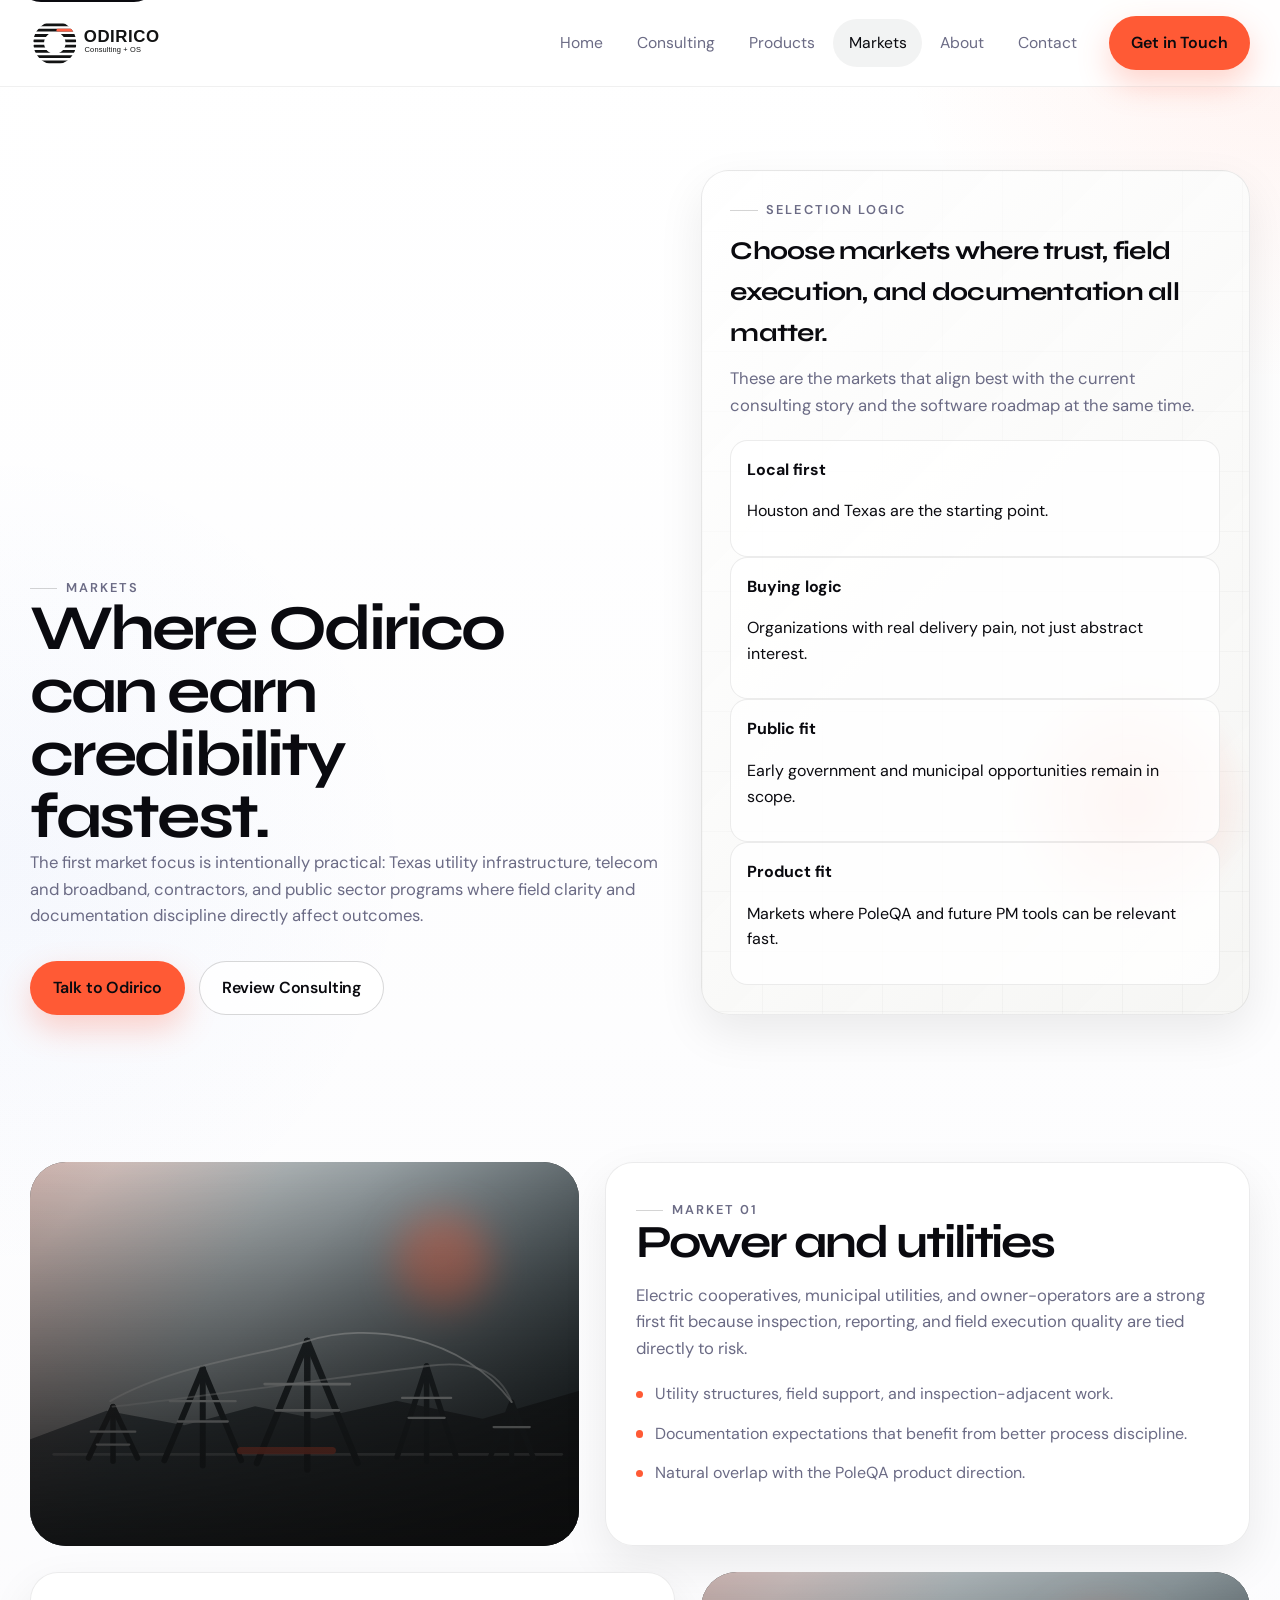
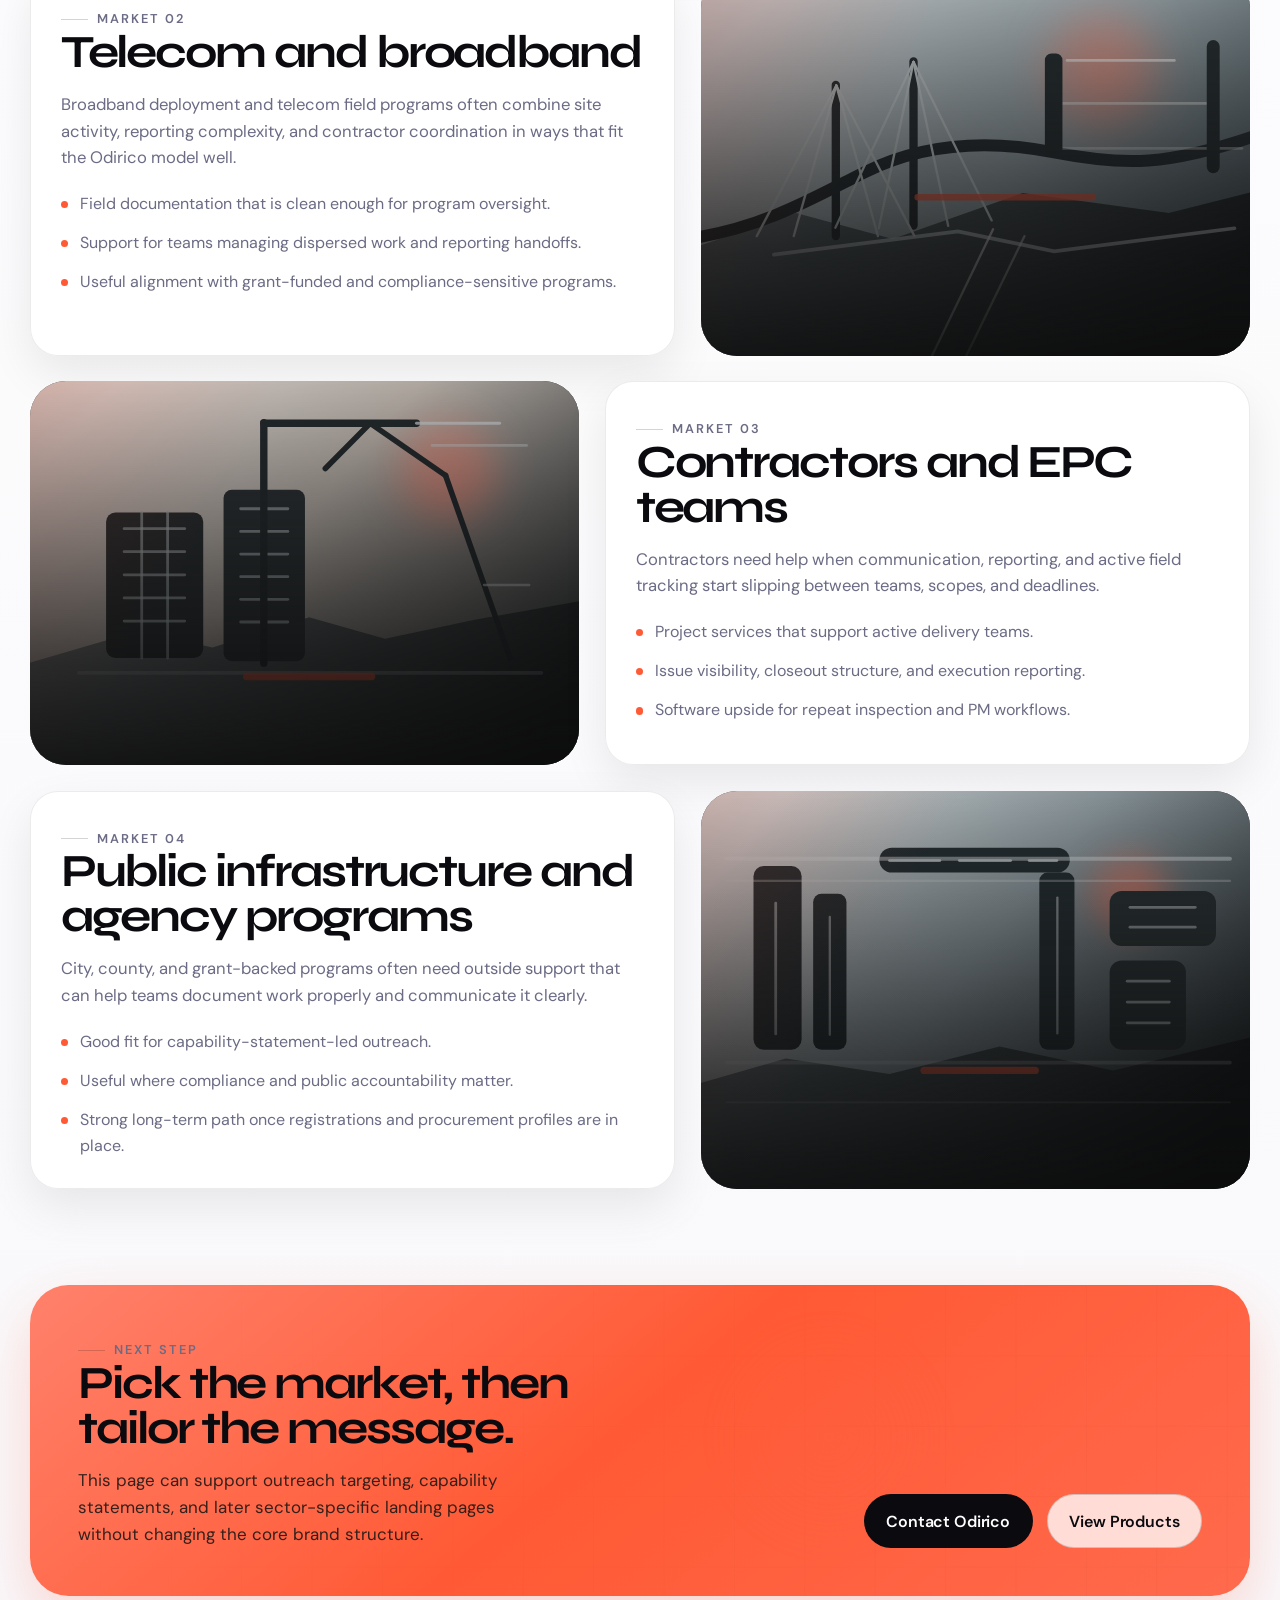
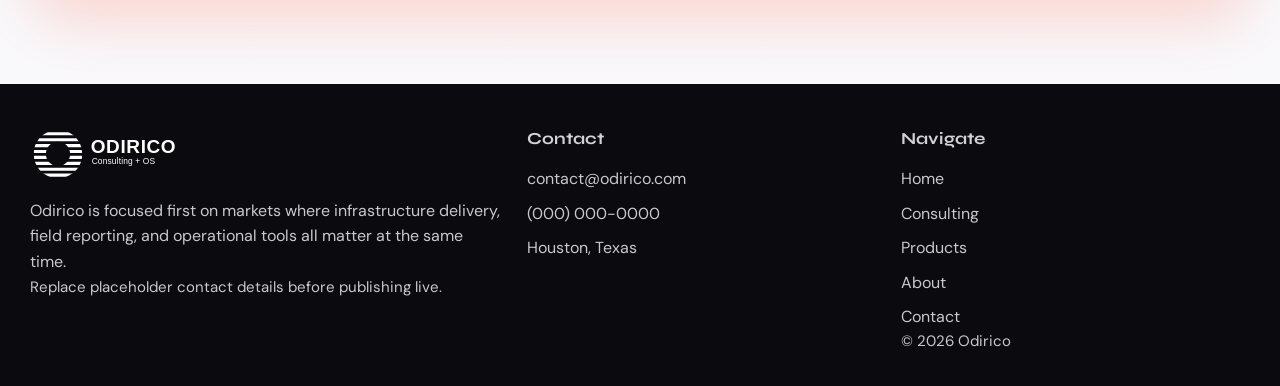
<file: sectors.html>
<!DOCTYPE html>
<html lang="en">
  <head>
    <meta charset="UTF-8" />
    <meta name="viewport" content="width=device-width, initial-scale=1.0" />
    <meta
      name="description"
      content="See the markets Odirico is targeting first, including utilities, telecom and broadband, contractors, and public infrastructure programs."
    />
    <title>Odirico | Markets</title>
    <link rel="stylesheet" href="styles.css" />
  </head>
  <body>
    <a class="skip-link" href="#main-content">Skip to content</a>
    <header class="site-header">
      <div class="nav-shell">
        <a class="brand" href="index.html" aria-label="Odirico home">
          <img src="assets/logo-primary.svg" alt="Odirico" />
        </a>
        <button
          class="nav-toggle"
          type="button"
          aria-label="Open navigation"
          aria-expanded="false"
          data-nav-toggle
        >
          <svg viewBox="0 0 24 24" fill="none" aria-hidden="true">
            <path d="M4 7H20" stroke="currentColor" stroke-width="1.8" stroke-linecap="round" />
            <path d="M4 12H20" stroke="currentColor" stroke-width="1.8" stroke-linecap="round" />
            <path d="M4 17H20" stroke="currentColor" stroke-width="1.8" stroke-linecap="round" />
          </svg>
        </button>
        <div class="nav-group" data-nav-group>
          <nav class="nav-links" aria-label="Primary">
            <a href="index.html" data-nav-link>Home</a>
            <a href="expertise.html" data-nav-link>Consulting</a>
            <a href="products.html" data-nav-link>Products</a>
            <a href="sectors.html" data-nav-link>Markets</a>
            <a href="about.html" data-nav-link>About</a>
            <a href="contact.html" data-nav-link>Contact</a>
          </nav>
          <a class="btn btn-primary" href="contact.html">Get in Touch</a>
        </div>
      </div>
    </header>

    <main id="main-content">
      <section class="page-hero">
        <div class="section-shell page-hero-grid">
          <div data-reveal>
            <span class="eyebrow">Markets</span>
            <h1 class="page-title">Where Odirico can earn credibility fastest.</h1>
            <p class="page-copy">
              The first market focus is intentionally practical: Texas utility infrastructure,
              telecom and broadband, contractors, and public sector programs where field clarity
              and documentation discipline directly affect outcomes.
            </p>
            <div class="page-actions">
              <a class="btn btn-primary" href="contact.html">Talk to Odirico</a>
              <a class="btn btn-secondary" href="expertise.html">Review Consulting</a>
            </div>
          </div>

          <aside class="page-hero-card" data-reveal data-delay="1">
            <div class="page-hero-card-inner">
              <span class="meta-label">Selection logic</span>
              <h3>Choose markets where trust, field execution, and documentation all matter.</h3>
              <p class="card-copy">
                These are the markets that align best with the current consulting story and the
                software roadmap at the same time.
              </p>
              <div class="page-stat-grid">
                <div class="page-stat">
                  <strong>Local first</strong>
                  <p>Houston and Texas are the starting point.</p>
                </div>
                <div class="page-stat">
                  <strong>Buying logic</strong>
                  <p>Organizations with real delivery pain, not just abstract interest.</p>
                </div>
                <div class="page-stat">
                  <strong>Public fit</strong>
                  <p>Early government and municipal opportunities remain in scope.</p>
                </div>
                <div class="page-stat">
                  <strong>Product fit</strong>
                  <p>Markets where PoleQA and future PM tools can be relevant fast.</p>
                </div>
              </div>
            </div>
          </aside>
        </div>
      </section>

      <section class="section">
        <div class="section-shell profile-grid">
          <article class="profile" id="power-utilities" data-reveal>
            <div class="profile-media" style="--card-image: url('assets/sector-energy.svg')"></div>
            <div class="profile-content">
              <span class="card-label">Market 01</span>
              <h2>Power and utilities</h2>
              <p class="intro-copy">
                Electric cooperatives, municipal utilities, and owner-operators are a strong first fit
                because inspection, reporting, and field execution quality are tied directly to risk.
              </p>
              <ul class="detail-list">
                <li>Utility structures, field support, and inspection-adjacent work.</li>
                <li>Documentation expectations that benefit from better process discipline.</li>
                <li>Natural overlap with the PoleQA product direction.</li>
              </ul>
            </div>
          </article>

          <article class="profile" id="telecom-broadband" data-reveal>
            <div class="profile-media" style="--card-image: url('assets/sector-infrastructure.svg')"></div>
            <div class="profile-content">
              <span class="card-label">Market 02</span>
              <h2>Telecom and broadband</h2>
              <p class="intro-copy">
                Broadband deployment and telecom field programs often combine site activity,
                reporting complexity, and contractor coordination in ways that fit the Odirico model well.
              </p>
              <ul class="detail-list">
                <li>Field documentation that is clean enough for program oversight.</li>
                <li>Support for teams managing dispersed work and reporting handoffs.</li>
                <li>Useful alignment with grant-funded and compliance-sensitive programs.</li>
              </ul>
            </div>
          </article>

          <article class="profile" id="contractors" data-reveal>
            <div class="profile-media" style="--card-image: url('assets/sector-construction.svg')"></div>
            <div class="profile-content">
              <span class="card-label">Market 03</span>
              <h2>Contractors and EPC teams</h2>
              <p class="intro-copy">
                Contractors need help when communication, reporting, and active field tracking start
                slipping between teams, scopes, and deadlines.
              </p>
              <ul class="detail-list">
                <li>Project services that support active delivery teams.</li>
                <li>Issue visibility, closeout structure, and execution reporting.</li>
                <li>Software upside for repeat inspection and PM workflows.</li>
              </ul>
            </div>
          </article>

          <article class="profile" id="public-sector" data-reveal>
            <div class="profile-media" style="--card-image: url('assets/sector-facilities.svg')"></div>
            <div class="profile-content">
              <span class="card-label">Market 04</span>
              <h2>Public infrastructure and agency programs</h2>
              <p class="intro-copy">
                City, county, and grant-backed programs often need outside support that can help
                teams document work properly and communicate it clearly.
              </p>
              <ul class="detail-list">
                <li>Good fit for capability-statement-led outreach.</li>
                <li>Useful where compliance and public accountability matter.</li>
                <li>Strong long-term path once registrations and procurement profiles are in place.</li>
              </ul>
            </div>
          </article>
        </div>
      </section>

      <section class="cta-band">
        <div class="section-shell">
          <div class="cta-card" data-reveal>
            <div class="cta-content">
              <div class="cta-copy">
                <span class="meta-label">Next step</span>
                <h2 class="cta-title">Pick the market, then tailor the message.</h2>
                <p>
                  This page can support outreach targeting, capability statements, and later
                  sector-specific landing pages without changing the core brand structure.
                </p>
              </div>
              <div class="cta-actions">
                <a class="btn btn-dark" href="contact.html">Contact Odirico</a>
                <a class="btn btn-secondary" href="products.html">View Products</a>
              </div>
            </div>
          </div>
        </div>
      </section>
    </main>

    <footer class="footer">
      <div class="footer-grid">
        <div class="footer-brand">
          <img src="assets/logo-white.svg" alt="Odirico" />
          <p style="margin-top: 1rem">
            Odirico is focused first on markets where infrastructure delivery, field reporting,
            and operational tools all matter at the same time.
          </p>
          <p class="footer-note">Replace placeholder contact details before publishing live.</p>
        </div>
        <div>
          <h4>Contact</h4>
          <ul class="footer-list">
            <li><a href="mailto:contact@odirico.com">contact@odirico.com</a></li>
            <li><a href="tel:0000000000">(000) 000-0000</a></li>
            <li>Houston, Texas</li>
          </ul>
        </div>
        <div>
          <h4>Navigate</h4>
          <ul class="footer-list">
            <li><a href="index.html">Home</a></li>
            <li><a href="expertise.html">Consulting</a></li>
            <li><a href="products.html">Products</a></li>
            <li><a href="about.html">About</a></li>
            <li><a href="contact.html">Contact</a></li>
          </ul>
          <p class="footer-note">&copy; <span data-year></span> Odirico</p>
        </div>
      </div>
    </footer>

    <script src="script.js"></script>
  </body>
</html>
</file>
<file: styles.css>
@import url("https://fonts.googleapis.com/css2?family=DM+Sans:wght@400;500;700&family=Syne:wght@400;500;600;700;800&display=swap");

:root {
  --color-ink: #0a0a0f;
  --color-ink-soft: #1a1a28;
  --color-text-muted: #6b6b85;
  --color-surface: #f5f5f8;
  --color-surface-strong: #ededf2;
  --color-card: rgba(255, 255, 255, 0.92);
  --color-border: rgba(10, 10, 15, 0.08);
  --color-border-strong: rgba(10, 10, 15, 0.16);
  --color-white: #ffffff;
  --color-coral: #ff5a35;
  --color-coral-soft: #ff7a5a;
  --color-blue: #2563eb;
  --color-teal: #0d9488;
  --shadow-soft: 0 28px 80px rgba(10, 10, 15, 0.1);
  --shadow-card: 0 18px 46px rgba(10, 10, 15, 0.08);
  --radius-sm: 1rem;
  --radius-md: 1.35rem;
  --radius-lg: 1.75rem;
  --radius-xl: 2.25rem;
  --max-width: 1220px;
  --font-display: "Syne", "Aptos Display", "Segoe UI", sans-serif;
  --font-body: "DM Sans", "Aptos", "Segoe UI", sans-serif;
}

*,
*::before,
*::after {
  box-sizing: border-box;
}

html {
  scroll-behavior: smooth;
}

body {
  margin: 0;
  min-height: 100vh;
  font-family: var(--font-body);
  color: var(--color-ink);
  background:
    radial-gradient(circle at top right, rgba(255, 90, 53, 0.08), transparent 24rem),
    radial-gradient(circle at left 24%, rgba(37, 99, 235, 0.04), transparent 26rem),
    linear-gradient(180deg, #ffffff 0%, #f8f8fb 100%);
  line-height: 1.6;
  text-rendering: optimizeLegibility;
}

img {
  display: block;
  max-width: 100%;
}

a {
  color: inherit;
  text-decoration: none;
}

button,
input,
textarea {
  font: inherit;
}

main {
  overflow: clip;
}

.skip-link {
  position: absolute;
  left: 1rem;
  top: -3rem;
  z-index: 50;
  padding: 0.75rem 1rem;
  border-radius: 999px;
  background: var(--color-ink);
  color: var(--color-white);
  transition: top 0.25s ease;
}

.skip-link:focus {
  top: 1rem;
}

.site-header {
  position: sticky;
  top: 0;
  z-index: 30;
  border-bottom: 1px solid rgba(10, 10, 15, 0.06);
  background: rgba(255, 255, 255, 0.9);
  backdrop-filter: blur(20px);
}

.nav-shell,
.section-shell,
.footer-grid {
  width: min(calc(100% - 3rem), var(--max-width));
  margin: 0 auto;
}

.nav-shell {
  display: flex;
  align-items: center;
  justify-content: space-between;
  gap: 1rem;
  padding: 1rem 0;
}

.brand {
  display: inline-flex;
  align-items: center;
  gap: 0.9rem;
}

.brand img {
  height: 3.1rem;
  width: auto;
}

.brand-compact img {
  height: 2.8rem;
}

.nav-group {
  display: flex;
  align-items: center;
  gap: 1rem;
}

.nav-links {
  display: flex;
  align-items: center;
  gap: 0.2rem;
}

.nav-links a {
  padding: 0.72rem 0.96rem;
  border-radius: 999px;
  color: var(--color-text-muted);
  font-size: 0.98rem;
  transition:
    color 0.25s ease,
    background-color 0.25s ease,
    transform 0.25s ease;
}

.nav-links a:hover,
.nav-links a.is-active {
  color: var(--color-ink);
  background: rgba(18, 19, 19, 0.05);
}

.nav-toggle {
  display: none;
  align-items: center;
  justify-content: center;
  width: 3rem;
  height: 3rem;
  border: 1px solid var(--color-border);
  border-radius: 999px;
  background: var(--color-white);
  color: var(--color-ink);
  cursor: pointer;
}

.nav-toggle svg {
  width: 1.2rem;
  height: 1.2rem;
}

.btn {
  display: inline-flex;
  align-items: center;
  justify-content: center;
  gap: 0.65rem;
  min-height: 3.3rem;
  padding: 0.82rem 1.35rem;
  border: 1px solid transparent;
  border-radius: 999px;
  font-weight: 600;
  letter-spacing: -0.01em;
  transition:
    transform 0.25s ease,
    background-color 0.25s ease,
    color 0.25s ease,
    border-color 0.25s ease,
    box-shadow 0.25s ease;
}

.btn:hover {
  transform: translateY(-1px);
}

.btn-primary {
  background: var(--color-coral);
  color: var(--color-ink);
  box-shadow: 0 14px 32px rgba(255, 96, 68, 0.28);
}

.btn-primary:hover {
  background: #ff7158;
}

.btn-secondary {
  border-color: var(--color-border-strong);
  background: rgba(255, 255, 255, 0.78);
  color: var(--color-ink);
}

.btn-dark {
  background: var(--color-ink);
  color: var(--color-white);
}

.hero,
.page-hero {
  padding: 5.2rem 0 4.2rem;
}

.section {
  padding: 5rem 0;
}

.hero-grid,
.page-hero-grid,
.capabilities-layout,
.contact-grid,
.footer-grid {
  display: grid;
  gap: 1.6rem;
}

.hero-grid {
  grid-template-columns: minmax(0, 1.15fr) minmax(320px, 0.85fr);
  align-items: stretch;
}

.page-hero-grid {
  grid-template-columns: minmax(0, 1.08fr) minmax(320px, 0.92fr);
  align-items: end;
}

.eyebrow,
.section-index,
.card-label,
.meta-label {
  display: inline-flex;
  align-items: center;
  gap: 0.55rem;
  color: var(--color-text-muted);
  font-size: 0.8rem;
  font-weight: 600;
  letter-spacing: 0.16em;
  text-transform: uppercase;
}

.eyebrow::before,
.section-index::before,
.card-label::before,
.meta-label::before {
  content: "";
  width: 1.7rem;
  height: 1px;
  background: rgba(18, 19, 19, 0.18);
}

.hero-title,
.page-title,
.section-title,
.cta-title,
.profile-content h2,
.service-card h2 {
  margin: 0;
  font-family: var(--font-display);
  letter-spacing: -0.045em;
  line-height: 0.98;
  color: var(--color-ink);
}

.hero-title {
  max-width: 11ch;
  font-size: clamp(3.25rem, 6vw, 5.8rem);
}

.page-title {
  max-width: 11ch;
  font-size: clamp(2.9rem, 5vw, 4.7rem);
}

.section-title,
.cta-title,
.profile-content h2,
.service-card h2 {
  font-size: clamp(2rem, 3.6vw, 3.1rem);
}

.hero-copy,
.page-copy,
.section-copy,
.card-copy,
.profile-content p,
.service-card p,
.intro-copy {
  margin: 0;
  color: var(--color-text-muted);
  font-size: 1.04rem;
}

.hero-copy {
  max-width: 38rem;
  font-size: 1.12rem;
}

.hero-actions,
.cta-actions,
.page-actions {
  display: flex;
  flex-wrap: wrap;
  gap: 0.9rem;
  margin-top: 2rem;
}

.hero-panel,
.page-hero-card,
.capability-board,
.support-note,
.cred-card,
.expertise-card,
.client-panel,
.contact-card,
.form-card,
.service-card,
.phase-card,
.value-card,
.profile-content {
  position: relative;
  overflow: hidden;
  border: 1px solid var(--color-border);
  border-radius: var(--radius-lg);
  background: var(--color-card);
  box-shadow: var(--shadow-card);
}

.hero-panel,
.page-hero-card,
.support-note,
.form-card {
  background:
    linear-gradient(135deg, rgba(255, 255, 255, 0.95), rgba(245, 245, 243, 0.9)),
    var(--color-card);
}

.hero-panel {
  min-height: 30rem;
  padding: 2rem;
}

.hero-panel::before,
.page-hero-card::before,
.support-note::before,
.cta-card::before {
  content: "";
  position: absolute;
  inset: auto auto 10% 55%;
  width: 16rem;
  height: 16rem;
  border-radius: 50%;
  background: radial-gradient(circle, rgba(255, 96, 68, 0.24), transparent 68%);
  filter: blur(6px);
}

.hero-panel::after,
.page-hero-card::after,
.support-note::after,
.cta-card::after {
  content: "";
  position: absolute;
  inset: 0;
  background-image:
    linear-gradient(rgba(18, 19, 19, 0.05) 1px, transparent 1px),
    linear-gradient(90deg, rgba(18, 19, 19, 0.05) 1px, transparent 1px);
  background-size: 3.75rem 3.75rem;
  mask-image: linear-gradient(135deg, rgba(0, 0, 0, 0.05), rgba(0, 0, 0, 0.65));
  pointer-events: none;
}

.hero-panel-inner,
.page-hero-card-inner {
  position: relative;
  z-index: 1;
  display: flex;
  flex-direction: column;
  height: 100%;
}

.panel-head {
  display: flex;
  justify-content: space-between;
  align-items: flex-start;
  gap: 1.25rem;
}

.panel-mark {
  width: 6.4rem;
}

.panel-title {
  margin: 0.85rem 0 0.4rem;
  font-family: var(--font-display);
  font-size: 1.65rem;
  letter-spacing: -0.04em;
  line-height: 1.02;
}

.panel-copy {
  margin: 0;
  max-width: 23rem;
  color: var(--color-text-muted);
}

.pill-row,
.client-band {
  display: flex;
  flex-wrap: wrap;
  gap: 0.75rem;
}

.pill,
.client-chip {
  padding: 0.72rem 1rem;
  border: 1px solid rgba(18, 19, 19, 0.11);
  border-radius: 999px;
  background: rgba(255, 255, 255, 0.78);
  font-size: 0.96rem;
  font-weight: 500;
}

.panel-matrix,
.cred-grid,
.expertise-grid,
.phase-grid,
.values-grid,
.service-grid,
.capability-list,
.sector-grid {
  display: grid;
  gap: 1rem;
}

.panel-matrix {
  grid-template-columns: repeat(2, minmax(0, 1fr));
  margin-top: auto;
}

.matrix-card,
.cred-card,
.phase-card,
.value-card {
  padding: 1.15rem;
}

.matrix-card strong,
.cred-card strong,
.phase-card strong,
.value-card strong,
.contact-card strong,
.service-card strong {
  display: block;
  margin-bottom: 0.45rem;
  font-size: 1rem;
  letter-spacing: -0.02em;
}

.matrix-card p,
.cred-card p,
.phase-card p,
.value-card p,
.contact-card p,
.service-card p {
  margin: 0;
  color: var(--color-text-muted);
}

.section-muted {
  background:
    linear-gradient(180deg, rgba(245, 245, 243, 0.72), rgba(245, 245, 243, 0.9)),
    var(--color-surface);
}

.section-header {
  display: flex;
  flex-wrap: wrap;
  align-items: end;
  justify-content: space-between;
  gap: 1.5rem;
  margin-bottom: 2rem;
}

.section-header > div:last-child {
  max-width: 37rem;
}

.sector-grid {
  grid-template-columns: repeat(2, minmax(0, 1fr));
  gap: 1.5rem;
}

.sector-card,
.profile-media {
  position: relative;
  overflow: hidden;
  border-radius: var(--radius-xl);
  color: var(--color-white);
  isolation: isolate;
  background: #202325;
}

.sector-card {
  min-height: 24rem;
  padding: 1.85rem;
  box-shadow: var(--shadow-soft);
}

.sector-card::before,
.profile-media::before {
  content: "";
  position: absolute;
  inset: 0;
  background-image: var(--card-image);
  background-size: cover;
  background-position: center;
  transform: scale(1.01);
  transition: transform 0.85s ease;
}

.sector-card::after,
.profile-media::after {
  content: "";
  position: absolute;
  inset: 0;
  background:
    linear-gradient(180deg, rgba(10, 10, 10, 0.12), rgba(10, 10, 10, 0.74) 74%, rgba(10, 10, 10, 0.9)),
    linear-gradient(120deg, rgba(255, 96, 68, 0.2), transparent 34%);
}

.sector-card:hover::before,
.profile:hover .profile-media::before {
  transform: scale(1.08);
}

.sector-card-content {
  position: relative;
  z-index: 1;
  display: flex;
  flex-direction: column;
  justify-content: space-between;
  gap: 1.25rem;
  min-height: 100%;
}

.sector-card h3 {
  margin: 0.35rem 0 0.75rem;
  font-family: var(--font-display);
  font-size: 2rem;
  line-height: 1;
  letter-spacing: -0.035em;
}

.sector-card p,
.sector-link {
  margin: 0;
  color: rgba(255, 255, 255, 0.9);
}

.sector-link {
  display: inline-flex;
  align-items: center;
  gap: 0.55rem;
  font-weight: 600;
}

.expertise-grid,
.cred-grid {
  grid-template-columns: repeat(4, minmax(0, 1fr));
}

.expertise-grid {
  grid-template-columns: repeat(3, minmax(0, 1fr));
  gap: 1.4rem;
}

.expertise-card,
.service-card {
  padding: 1.6rem;
}

.expertise-card::before,
.service-card::before,
.form-card::before {
  content: "";
  position: absolute;
  inset: 0 0 auto;
  height: 0.25rem;
  background: linear-gradient(90deg, var(--color-ink), var(--color-coral));
}

.expertise-icon {
  display: inline-grid;
  place-items: center;
  width: 3rem;
  aspect-ratio: 1;
  margin-bottom: 1rem;
  border-radius: 1rem;
  background:
    linear-gradient(135deg, rgba(18, 19, 19, 0.95), rgba(18, 19, 19, 0.7)),
    var(--color-ink);
  color: var(--color-white);
  font-family: var(--font-display);
  font-size: 1rem;
  font-weight: 700;
}

.expertise-card h3,
.service-card h3 {
  margin: 0 0 0.75rem;
  font-family: var(--font-display);
  font-size: 1.4rem;
  letter-spacing: -0.03em;
}

.capabilities-layout,
.contact-grid {
  grid-template-columns: minmax(0, 1.05fr) minmax(320px, 0.95fr);
  align-items: start;
}

.capability-board,
.support-note {
  padding: 1.75rem;
}

.capability-list {
  grid-template-columns: repeat(2, minmax(0, 1fr));
  margin: 1.6rem 0 0;
  padding: 0;
  list-style: none;
}

.capability-list li {
  padding: 1rem 1rem 1rem 1.1rem;
  border: 1px solid rgba(18, 19, 19, 0.08);
  border-radius: 1.15rem;
  background: var(--color-surface);
  font-weight: 500;
}

.capability-list li span {
  display: block;
  margin-bottom: 0.3rem;
  color: var(--color-text-muted);
  font-size: 0.82rem;
  text-transform: uppercase;
  letter-spacing: 0.1em;
}

.support-note h3,
.page-hero-card h3,
.contact-card h3 {
  margin: 0.7rem 0;
  font-family: var(--font-display);
  font-size: 1.6rem;
  letter-spacing: -0.03em;
}

.support-note ul,
.detail-list,
.contact-list {
  margin: 1.25rem 0 0;
  padding: 0;
  list-style: none;
}

.support-note li,
.detail-list li,
.contact-list li {
  position: relative;
  padding-left: 1.2rem;
  color: var(--color-text-muted);
}

.support-note li + li,
.detail-list li + li,
.contact-list li + li {
  margin-top: 0.85rem;
}

.support-note li::before,
.detail-list li::before,
.contact-list li::before {
  content: "";
  position: absolute;
  left: 0;
  top: 0.62rem;
  width: 0.45rem;
  height: 0.45rem;
  border-radius: 50%;
  background: var(--color-coral);
}

.cred-card {
  min-height: 100%;
  background:
    linear-gradient(180deg, rgba(255, 255, 255, 0.92), rgba(250, 250, 249, 0.9)),
    var(--color-card);
}

.client-panel {
  padding: 1.5rem;
}

.cta-band {
  padding: 1rem 0 5.5rem;
}

.cta-card {
  position: relative;
  overflow: hidden;
  border-radius: calc(var(--radius-xl) + 0.15rem);
  padding: 3rem;
  background:
    linear-gradient(140deg, #ff816b, var(--color-coral) 48%, #ff6a4d 100%);
  box-shadow: 0 24px 60px rgba(255, 96, 68, 0.24);
}

.cta-card::after {
  content: "";
  position: absolute;
  inset: 0;
  background-image:
    linear-gradient(rgba(18, 19, 19, 0.1) 1px, transparent 1px),
    linear-gradient(90deg, rgba(18, 19, 19, 0.1) 1px, transparent 1px);
  background-size: 4.4rem 4.4rem;
  opacity: 0.35;
}

.cta-content {
  position: relative;
  z-index: 1;
  display: flex;
  flex-wrap: wrap;
  align-items: end;
  justify-content: space-between;
  gap: 1.5rem;
}

.cta-copy {
  max-width: 34rem;
}

.cta-copy p {
  margin: 1rem 0 0;
  max-width: 30rem;
  color: rgba(18, 19, 19, 0.85);
  font-size: 1.06rem;
}

.footer {
  padding: 2.6rem 0 2rem;
  background: var(--color-ink);
  color: rgba(255, 255, 255, 0.82);
}

.footer-grid {
  grid-template-columns: minmax(0, 1.15fr) repeat(2, minmax(180px, 0.85fr));
  align-items: start;
}

.footer-brand img {
  height: 3.5rem;
  width: auto;
}

.footer h4 {
  margin: 0 0 0.85rem;
  font-family: var(--font-display);
  font-size: 1.05rem;
}

.footer p,
.footer a,
.footer li {
  margin: 0;
  color: rgba(255, 255, 255, 0.78);
}

.footer a:hover {
  color: var(--color-white);
}

.footer-list {
  margin: 0;
  padding: 0;
  list-style: none;
}

.footer-list li + li {
  margin-top: 0.55rem;
}

.footer-note {
  margin-top: 1rem;
  font-size: 0.94rem;
  color: rgba(255, 255, 255, 0.58);
}

.page-hero-card {
  padding: 1.8rem;
}

.page-stat-grid,
.service-grid,
.phase-grid,
.values-grid {
  grid-template-columns: repeat(2, minmax(0, 1fr));
  margin-top: 1.3rem;
}

.page-stat {
  padding: 1rem;
  border-radius: 1.1rem;
  background: rgba(255, 255, 255, 0.8);
  border: 1px solid rgba(18, 19, 19, 0.08);
}

.page-stat strong {
  display: block;
  margin-bottom: 0.35rem;
  font-size: 1rem;
}

.profile-grid {
  display: grid;
  gap: 1.6rem;
}

.profile {
  display: grid;
  grid-template-columns: minmax(0, 0.92fr) minmax(0, 1.08fr);
  gap: 1.6rem;
  align-items: stretch;
}

.profile:nth-child(even) {
  grid-template-columns: minmax(0, 1.08fr) minmax(0, 0.92fr);
}

.profile:nth-child(even) .profile-media {
  order: 2;
}

.profile:nth-child(even) .profile-content {
  order: 1;
}

.profile-media {
  min-height: 24rem;
}

.profile-content {
  padding: 1.85rem;
}

.profile-content h2 {
  margin-bottom: 1rem;
}

.service-grid {
  gap: 1.4rem;
}

.service-card {
  min-height: 100%;
}

.phase-card,
.value-card,
.contact-card,
.form-card {
  padding: 1.4rem;
}

.contact-grid {
  margin-top: 2rem;
}

.contact-card p + p {
  margin-top: 0.6rem;
}

.contact-highlight {
  display: inline-flex;
  align-items: center;
  gap: 0.6rem;
  margin-top: 1rem;
  padding: 0.68rem 0.95rem;
  border-radius: 999px;
  background: rgba(255, 96, 68, 0.12);
  color: var(--color-ink);
  font-weight: 600;
}

.form-card form {
  position: relative;
  z-index: 1;
}

.form-row {
  display: grid;
  grid-template-columns: repeat(2, minmax(0, 1fr));
  gap: 1rem;
}

.field {
  margin-bottom: 1rem;
}

.field label {
  display: block;
  margin-bottom: 0.45rem;
  font-weight: 600;
}

.field input,
.field textarea,
.field select {
  width: 100%;
  padding: 0.9rem 1rem;
  border: 1px solid rgba(18, 19, 19, 0.12);
  border-radius: 1rem;
  background: rgba(245, 245, 243, 0.84);
  color: var(--color-ink);
  transition:
    border-color 0.25s ease,
    box-shadow 0.25s ease,
    background-color 0.25s ease;
}

.field textarea {
  min-height: 9rem;
  resize: vertical;
}

.field input:focus,
.field textarea:focus,
.field select:focus {
  border-color: rgba(255, 96, 68, 0.45);
  outline: none;
  box-shadow: 0 0 0 0.22rem rgba(255, 96, 68, 0.18);
  background: var(--color-white);
}

.form-status {
  min-height: 1.6rem;
  margin-top: 0.8rem;
  color: var(--color-text-muted);
  font-size: 0.95rem;
}

.band-note {
  margin-top: 1.1rem;
  color: var(--color-text-muted);
  font-size: 0.94rem;
}

.hero-dark {
  padding-bottom: 3rem;
}

.hero-display {
  max-width: 10ch;
  font-size: clamp(3.3rem, 7vw, 6rem);
  line-height: 0.94;
  letter-spacing: -0.05em;
}

.hero-display-light {
  color: var(--color-white);
}

.hero-copy-lg {
  max-width: 40rem;
  font-size: 1.08rem;
  line-height: 1.75;
}

.hero-copy-light {
  color: rgba(255, 255, 255, 0.78);
}

.hero-platform-panel {
  background:
    linear-gradient(180deg, rgba(255, 255, 255, 0.98), rgba(255, 255, 255, 0.94)),
    rgba(255, 255, 255, 0.96);
}

.hero-module-grid,
.modules-grid,
.pricing-grid {
  display: grid;
  gap: 1.2rem;
}

.hero-module-grid {
  grid-template-columns: repeat(2, minmax(0, 1fr));
  margin-top: 1.4rem;
}

.hero-module,
.module-card,
.pricing-card {
  border: 1px solid var(--color-border);
  border-radius: 1.25rem;
  background: rgba(255, 255, 255, 0.95);
  box-shadow: var(--shadow-card);
}

.hero-module {
  padding: 1rem;
}

.hero-module-dark {
  background: linear-gradient(160deg, var(--color-ink) 0%, var(--color-ink-soft) 100%);
  border-color: rgba(255, 255, 255, 0.06);
}

.hero-module-dark strong,
.hero-module-dark p {
  color: rgba(255, 255, 255, 0.88);
}

.hero-module-dark p {
  color: rgba(255, 255, 255, 0.62);
}

.hero-module-label,
.module-badge,
.price-tag {
  display: inline-flex;
  align-items: center;
  border-radius: 999px;
  padding: 0.34rem 0.7rem;
  font-size: 0.75rem;
  font-weight: 700;
}

.hero-module-label {
  margin-bottom: 0.7rem;
  background: rgba(255, 90, 53, 0.12);
  color: var(--color-coral);
}

.stat-bar {
  padding: 0 0 1rem;
}

.stat-bar-grid {
  display: grid;
  grid-template-columns: repeat(4, minmax(0, 1fr));
  gap: 1rem;
}

.stat-item {
  padding: 1.2rem 1.25rem;
  border-radius: 1.25rem;
  border: 1px solid var(--color-border);
  background: rgba(255, 255, 255, 0.86);
  box-shadow: var(--shadow-card);
}

.stat-num {
  display: block;
  margin-bottom: 0.25rem;
  font-family: var(--font-display);
  font-size: 2rem;
  line-height: 1;
  letter-spacing: -0.05em;
}

.stat-label {
  color: var(--color-text-muted);
  font-size: 0.92rem;
}

.section-header-row {
  display: grid;
  grid-template-columns: 1.2fr 0.8fr;
  gap: 2rem;
  align-items: end;
  margin-bottom: 2rem;
}

.os-hero {
  border-radius: var(--radius-xl);
  background: linear-gradient(145deg, var(--color-ink) 0%, #171726 100%);
  color: var(--color-white);
  box-shadow: var(--shadow-soft);
}

.os-hero-inner {
  padding: 2rem;
}

.os-hero-grid {
  display: grid;
  grid-template-columns: 1.05fr 0.95fr;
  gap: 2rem;
  align-items: center;
}

.os-hero .section-title,
.os-hero .section-copy,
.os-hero .meta-label {
  color: var(--color-white);
}

.os-hero .section-copy {
  color: rgba(255, 255, 255, 0.72);
}

.os-module-cards {
  display: grid;
  gap: 0.85rem;
}

.os-module-card {
  display: flex;
  align-items: center;
  justify-content: space-between;
  gap: 1rem;
  padding: 1rem 1.1rem;
  border-radius: 1.1rem;
  border: 1px solid rgba(255, 255, 255, 0.08);
  background: rgba(255, 255, 255, 0.06);
  transition:
    transform 0.2s ease,
    border-color 0.2s ease,
    background-color 0.2s ease;
}

.os-module-card:hover {
  transform: translateY(-2px);
  border-color: rgba(255, 90, 53, 0.28);
  background: rgba(255, 255, 255, 0.08);
}

.os-module-card-body {
  display: grid;
  gap: 0.25rem;
}

.os-module-card-body strong {
  color: var(--color-white);
}

.os-module-card-body span,
.os-module-card-arrow {
  color: rgba(255, 255, 255, 0.68);
}

.platform-hero {
  position: relative;
  overflow: hidden;
  padding: 5.5rem 0 4rem;
  background: linear-gradient(180deg, var(--color-ink) 0%, #131320 100%);
}

.platform-hero-backdrop {
  position: absolute;
  inset: 0;
  background:
    radial-gradient(circle at 82% 22%, rgba(255, 90, 53, 0.16), transparent 20rem),
    radial-gradient(circle at 16% 84%, rgba(37, 99, 235, 0.14), transparent 22rem);
  pointer-events: none;
}

.platform-hero-content {
  position: relative;
  z-index: 1;
  display: grid;
  grid-template-columns: 1.1fr 0.9fr;
  gap: 2rem;
  align-items: start;
}

.platform-summary-card {
  background: rgba(255, 255, 255, 0.08);
  border-color: rgba(255, 255, 255, 0.08);
  color: var(--color-white);
  backdrop-filter: blur(10px);
}

.platform-summary-card .card-copy,
.platform-summary-card .page-stat p,
.platform-summary-card .meta-label {
  color: rgba(255, 255, 255, 0.72);
}

.platform-nav-pills {
  display: flex;
  flex-wrap: wrap;
  gap: 0.65rem;
  margin: 1.1rem 0 1.2rem;
}

.platform-pill {
  display: inline-flex;
  align-items: center;
  border-radius: 999px;
  padding: 0.42rem 0.85rem;
  background: rgba(255, 255, 255, 0.08);
  color: rgba(255, 255, 255, 0.86);
  font-size: 0.82rem;
  font-weight: 600;
}

.btn-outline-light {
  border: 1px solid rgba(255, 255, 255, 0.24);
  color: var(--color-white);
  background: transparent;
}

.btn-outline-light:hover {
  background: rgba(255, 255, 255, 0.08);
}

.modules-grid,
.pricing-grid {
  grid-template-columns: repeat(3, minmax(0, 1fr));
}

.module-card,
.pricing-card {
  padding: 1.4rem;
}

.module-card h3,
.pricing-card h3 {
  margin: 0.75rem 0 0.65rem;
  font-family: var(--font-display);
  font-size: 1.35rem;
  line-height: 1.1;
}

.badge-coral {
  background: rgba(255, 90, 53, 0.12);
  color: var(--color-coral);
}

.badge-blue {
  background: rgba(37, 99, 235, 0.12);
  color: var(--color-blue);
}

.badge-teal {
  background: rgba(13, 148, 136, 0.12);
  color: var(--color-teal);
}

.pricing-card.featured {
  border-color: rgba(255, 90, 53, 0.3);
  box-shadow: 0 22px 56px rgba(255, 90, 53, 0.12);
}

.price-tag {
  margin: 0.1rem 0 1rem;
  background: rgba(10, 10, 15, 0.06);
  color: var(--color-ink);
}

.pricing-list {
  margin: 0;
  padding-left: 1.1rem;
  color: var(--color-text-muted);
  display: grid;
  gap: 0.65rem;
}

[data-reveal] {
  opacity: 0;
  transform: translateY(28px);
  transition:
    opacity 0.72s ease,
    transform 0.72s ease;
}

[data-reveal].is-visible {
  opacity: 1;
  transform: translateY(0);
}

[data-delay="1"] {
  transition-delay: 0.12s;
}

[data-delay="2"] {
  transition-delay: 0.22s;
}

[data-delay="3"] {
  transition-delay: 0.32s;
}

@media (max-width: 1024px) {
  .hero-grid,
  .page-hero-grid,
  .platform-hero-content,
  .os-hero-grid,
  .section-header-row,
  .capabilities-layout,
  .contact-grid,
  .profile,
  .profile:nth-child(even) {
    grid-template-columns: 1fr;
  }

  .profile:nth-child(even) .profile-media,
  .profile:nth-child(even) .profile-content {
    order: initial;
  }

  .expertise-grid,
  .cred-grid {
    grid-template-columns: repeat(2, minmax(0, 1fr));
  }
}

@media (max-width: 900px) {
  .nav-toggle {
    display: inline-flex;
  }

  .nav-group {
    position: absolute;
    top: calc(100% + 0.65rem);
    right: 1.5rem;
    left: 1.5rem;
    display: none;
    flex-direction: column;
    align-items: stretch;
    gap: 0.9rem;
    padding: 1rem;
    border: 1px solid var(--color-border);
    border-radius: 1.5rem;
    background: rgba(255, 255, 255, 0.96);
    box-shadow: var(--shadow-soft);
  }

  .nav-group.is-open {
    display: flex;
  }

  .nav-links {
    flex-direction: column;
    align-items: stretch;
  }

  .nav-links a,
  .nav-group .btn {
    width: 100%;
    justify-content: center;
  }

  .section,
  .hero,
  .page-hero {
    padding-top: 4.2rem;
  }

  .sector-grid,
  .expertise-grid,
  .cred-grid,
  .capability-list,
  .page-stat-grid,
  .stat-bar-grid,
  .modules-grid,
  .pricing-grid,
  .service-grid,
  .phase-grid,
  .values-grid,
  .footer-grid {
    grid-template-columns: 1fr;
  }
}

@media (max-width: 640px) {
  .nav-shell,
  .section-shell,
  .footer-grid {
    width: min(calc(100% - 1.6rem), var(--max-width));
  }

  .hero-title,
  .page-title {
    max-width: none;
  }

  .hero-panel,
  .page-hero-card,
  .capability-board,
  .support-note,
  .cta-card,
  .contact-card,
  .form-card,
  .service-card,
  .profile-content,
  .phase-card,
  .value-card {
    padding: 1.35rem;
  }

  .panel-matrix,
  .hero-module-grid,
  .form-row {
    grid-template-columns: 1fr;
  }

  .cta-content {
    align-items: start;
  }

  .cta-actions,
  .hero-actions,
  .page-actions {
    flex-direction: column;
  }

  .btn {
    width: 100%;
  }

  .sector-card {
    min-height: 20rem;
  }
}
</file>
